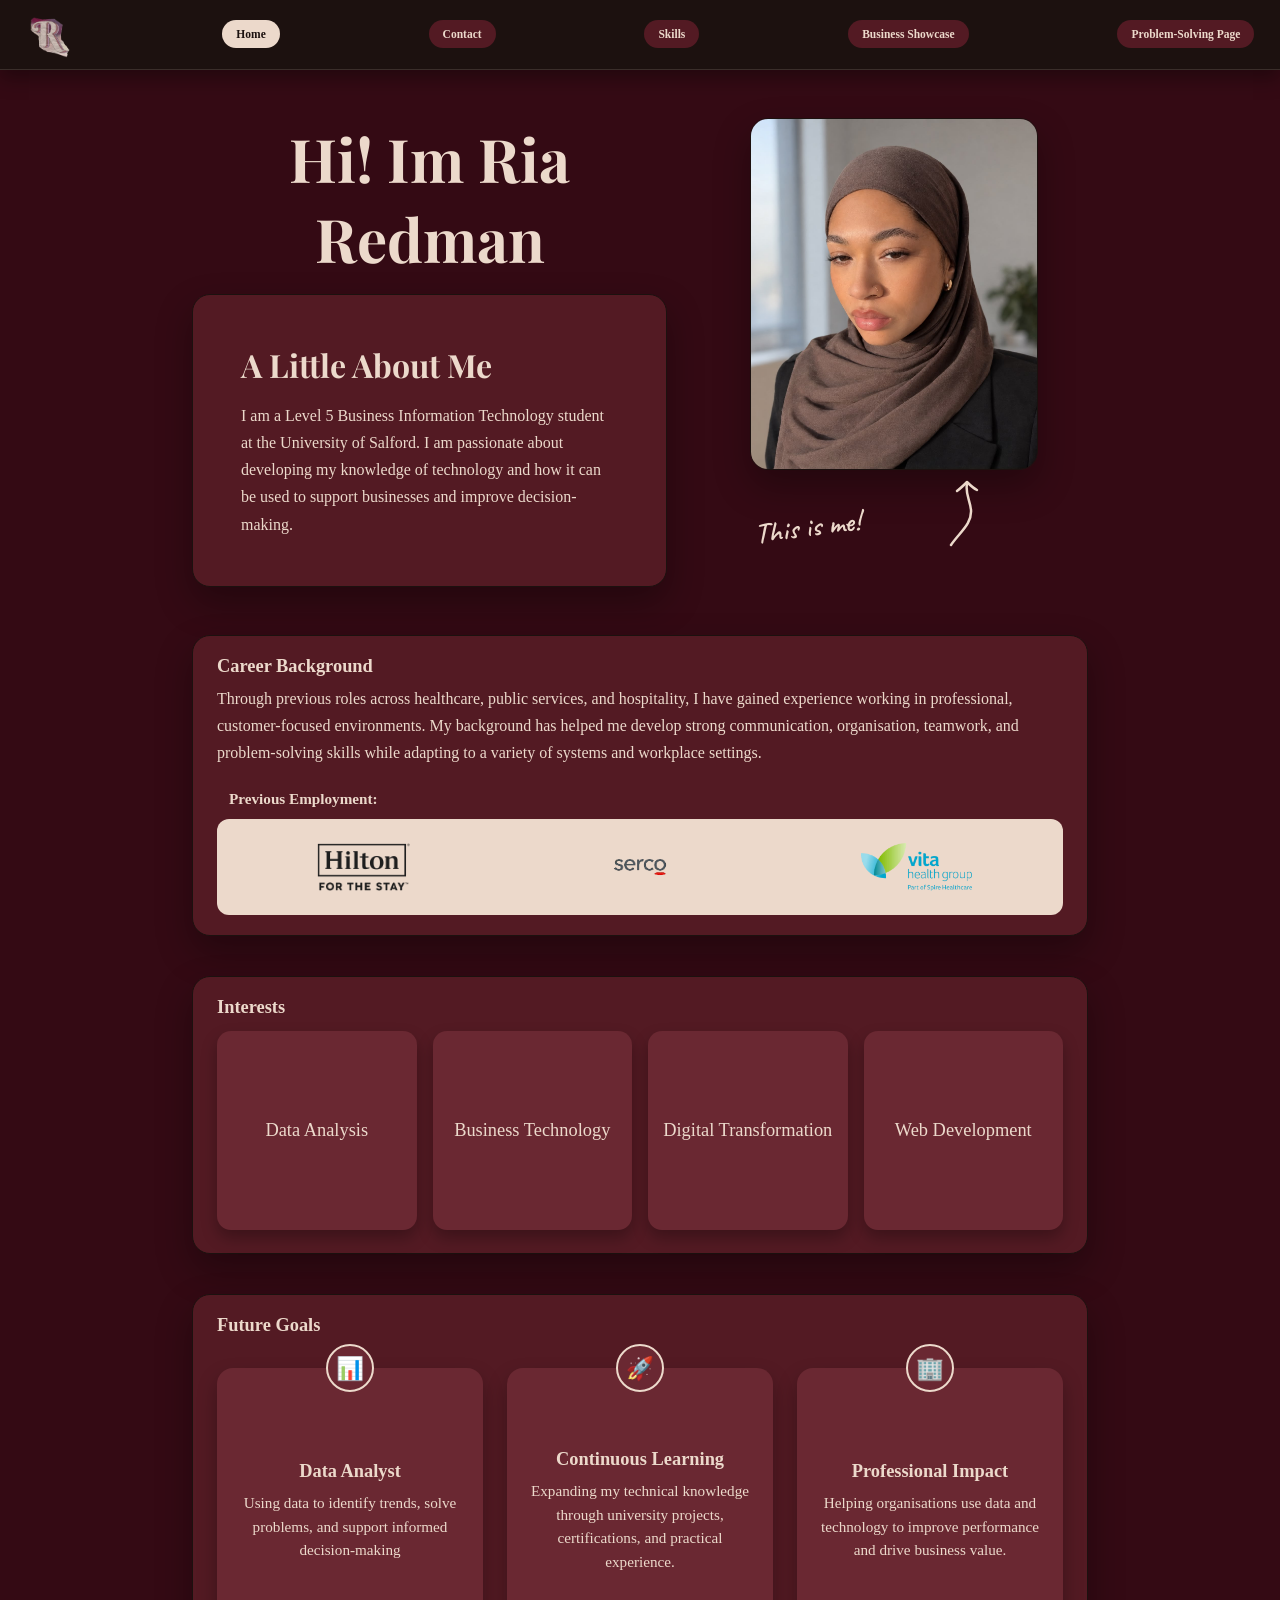
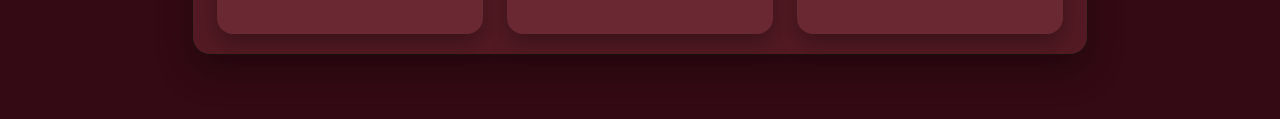
<file: index.html>
<!DOCTYPE html>
<html lang="en">
<head>
	<meta charset="UTF-8">
	<meta name="viewport" content="width=device-width, initial-scale=1.0">
	<title>Home</title>
	<link rel="stylesheet" href="navigation.css">
	<link rel="stylesheet" href="back-to-top.css">
	<link rel="preconnect" href="https://fonts.googleapis.com">
	<link rel="preconnect" href="https://fonts.gstatic.com" crossorigin>
	<link href="https://fonts.googleapis.com/css2?family=Caveat:wght@500;600&family=Playfair+Display:wght@600;700&display=swap" rel="stylesheet">
	<style>
		* {
			box-sizing: border-box;
		}

		body {
			min-height: 100vh;
			margin: 0;
			background: #340A14;
			color: #ECD9CB;
			font-family: Georgia, serif;
		}

		.home-main {
			width: min(100% - 2rem, 56rem);
			margin: 3rem auto 4rem;
		}

		.home-title {
			margin: 0 0 1rem;
			color: #ECD9CB;
			font-family: "Playfair Display", Georgia, serif;
			font-size: 3.75rem;
			text-align: center;
		}

		.intro-row {
			display: grid;
			grid-template-columns: minmax(0, 1.1fr) minmax(15rem, 0.9fr);
			align-items: start;
			gap: 2rem;
		}

		.about-card {
			padding: 3rem;
			border: 1px solid #1C110F;
			border-radius: 18px;
			background: #531A23;
			color: #ECD9CB;
			box-shadow: 0 16px 36px rgb(0 0 0 / 32%);
		}

		.about-card h2 {
			margin: 0;
			font-family: "Playfair Display", Georgia, serif;
			font-size: 2rem;
		}

		.about-card p {
			margin: 1rem 0 0;
			line-height: 1.7;
		}

		.headshot {
			width: min(100%, 18rem);
			max-width: 18rem;
			max-height: 22rem;
			aspect-ratio: 4 / 5;
			border: 1px solid #1C110F;
			border-radius: 18px;
			object-fit: cover;
			box-shadow: 0 16px 36px rgb(0 0 0 / 32%);
		}

		.headshot-wrap {
			display: flex;
			flex-direction: column;
			align-items: center;
		}

		.headshot-note {
			position: relative;
			width: min(100%, 18rem);
			height: 5rem;
			color: #ECD9CB;
		}

		.headshot-note span {
			position: absolute;
			bottom: 0.25rem;
			left: 0.25rem;
			font-family: "Caveat", cursive;
			font-size: 1.8rem;
			font-weight: 600;
			transform: rotate(-7deg);
		}

		.headshot-note svg {
			position: absolute;
			right: 2rem;
			bottom: 0;
			width: 5rem;
			height: 4.5rem;
			overflow: visible;
		}

		.headshot-note path {
			fill: none;
			stroke: currentColor;
			stroke-linecap: round;
			stroke-linejoin: round;
			stroke-width: 2.5;
		}

		.topics-card {
			margin-top: 3rem;
		}

		.about-sections {
			display: grid;
			grid-template-columns: 1fr;
			gap: 2.5rem;
		}

		.about-section {
			padding: 1.25rem 1.5rem;
			border: 1px solid #1C110F;
			border-radius: 18px;
			background: #531A23;
			box-shadow: 0 16px 36px rgb(0 0 0 / 32%);
		}

		.about-section h2 {
			margin: 0 0 0.5rem;
			color: #ECD9CB;
			font-size: 1.15rem;
		}

		.about-section p {
			margin: 0;
			line-height: 1.7;
		}

		.interest-cards {
			display: grid;
			grid-template-columns: repeat(4, minmax(0, 1fr));
			gap: 1rem;
			margin-top: 1rem;
		}

		.interest-card {
			display: grid;
			place-items: center;
			aspect-ratio: 1;
			padding: 0.75rem;
			border-radius: 14px;
			background: #6a2832;
			color: #ECD9CB;
			text-align: center;
			font-size: 1.15rem;
			box-shadow: 0 8px 16px rgb(0 0 0 / 28%);
			transform: translateY(-3px);
		}

		.goals-cards {
			display: grid;
			grid-template-columns: repeat(3, minmax(0, 1fr));
			gap: 1.5rem;
			margin-top: 2rem;
		}

		.goals-card {
			position: relative;
			display: flex;
			min-width: 0;
			aspect-ratio: 1;
			flex-direction: column;
			align-items: center;
			justify-content: center;
			padding: 2.5rem 1.25rem 1.25rem;
			border-radius: 16px;
			background: #6a2832;
			color: #ECD9CB;
			text-align: center;
			box-shadow: 0 10px 20px rgb(0 0 0 / 28%);
			transition: transform 180ms ease, box-shadow 180ms ease;
		}

		.goals-card:hover {
			z-index: 1;
			transform: scale(1.035);
			box-shadow: 0 14px 26px rgb(0 0 0 / 36%);
		}

		.goals-card-icon {
			position: absolute;
			top: -1.5rem;
			left: 50%;
			display: grid;
			width: 3rem;
			height: 3rem;
			place-items: center;
			border: 2px solid #ECD9CB;
			border-radius: 50%;
			background: #6a2832;
			font-size: 1.4rem;
			transform: translateX(-50%);
		}

		.goals-card h3 {
			margin: 0 0 0.6rem;
			font-size: 1.15rem;
		}

		.goals-card p {
			font-size: 0.95rem;
			line-height: 1.55;
		}

		@media (prefers-reduced-motion: reduce) {
			.goals-card {
				transition: none;
			}
		}

		.career-logos-wrapper {
			margin-top: 1.5rem;
		}

		.career-logos-title {
			margin: 0 0 0.65rem 0.75rem;
			color: #ECD9CB;
			font-size: 0.95rem;
			font-weight: 600;
		}

		.career-logos {
			display: grid;
			grid-template-columns: repeat(3, minmax(0, 1fr));
			align-items: center;
			gap: 1rem;
			padding: 0.5rem 1rem;
			border-radius: 12px;
			background: #ECD9CB;
		}

		.career-logos img {
			width: 100%;
			height: 3rem;
			object-fit: contain;
		}

		.career-logos .serco-logo {
			height: 5rem;
		}

		@media (max-width: 600px) {
			.home-main {
				margin-top: 2rem;
			}

			.home-title {
				font-size: 2.3rem;
			}

			.about-card {
				padding: 2rem 1.25rem;
			}

			.intro-row {
				grid-template-columns: 1fr;
				gap: 1.5rem;
			}

			.headshot {
				max-width: 16rem;
			}

			.topics-card {
				margin-top: 2rem;
			}

			.about-sections {
				grid-template-columns: 1fr;
			}

			.about-section {
				padding: 1rem;
			}

			.interest-cards {
				grid-template-columns: repeat(2, minmax(0, 1fr));
			}

			.goals-cards {
				grid-template-columns: 1fr;
				gap: 2rem;
				margin: 2rem 0 0.5rem;
			}

			.goals-card {
				aspect-ratio: auto;
				min-height: 13rem;
			}

		}
	</style>
</head>
<body>
	<nav class="site-nav" aria-label="Main navigation">
		<a class="site-nav__brand" href="index.html" aria-label="Home"><img src="images/logo.png" alt="Ria Redman logo"></a>
		<a class="site-nav__link" href="index.html" aria-current="page">Home</a>
		<a class="site-nav__link" href="contact.html">Contact</a>
		<a class="site-nav__link" href="skills.html">Skills</a>
		<a class="site-nav__link" href="businessshowcase.html">Business Showcase</a>
		<a class="site-nav__link" href="problemsolving.html">Problem-Solving Page</a>
	</nav>
	<main class="home-main">
		<section class="intro-row" aria-label="Introduction and photo">
			<div>
				<h1 class="home-title">Hi! Im Ria Redman</h1>
				<article class="about-card" aria-labelledby="about-title">
					<h2 id="about-title">A Little About Me</h2>
					<p>I am a Level 5 Business Information Technology student at the University of Salford. I am passionate about developing my knowledge of technology and how it can be used to support businesses and improve decision-making.</p>
				</article>
			</div>
			<div class="headshot-wrap">
				<img class="headshot" src="images/headshot.jpeg" alt="Portrait photo">
				<div class="headshot-note">
					<span>This is me!</span>
					<svg viewBox="0 0 80 72" aria-hidden="true">
						<path d="M25 67 C34 54 46 46 45 32 C44 22 39 15 41 6"></path>
						<path d="M31 13 C35 10 38 7 41 4 C44 7 47 10 51 12"></path>
					</svg>
				</div>
			</div>
		</section>
		<section class="topics-card" aria-label="About me sections">
			<div class="about-sections">
				<section class="about-section">
					<h2>Career Background</h2>
					<p>Through previous roles across healthcare, public services, and hospitality, I have gained experience working in professional, customer-focused environments. My background has helped me develop strong communication, organisation, teamwork, and problem-solving skills while adapting to a variety of systems and workplace settings.</p>
					<div class="career-logos-wrapper">
						<h3 class="career-logos-title">Previous Employment:</h3>
						<div class="career-logos" role="group" aria-label="Organizations where I have worked">
							<img src="images/Hilton.png" alt="Hilton">
							<img class="serco-logo" src="images/Serco.png" alt="Serco">
							<img src="images/Vitahealthgroup.png" alt="Vita Health Group">
						</div>
					</div>
				</section>
				<section class="about-section">
					<h2>Interests</h2>
					<div class="interest-cards">
						<div class="interest-card">Data Analysis</div>
						<div class="interest-card">Business Technology</div>
						<div class="interest-card">Digital Transformation</div>
						<div class="interest-card">Web Development</div>
					</div>
				</section>
				<section class="about-section">
					<h2>Future Goals</h2>
					<div class="goals-cards">
						<article class="goals-card">
							<span class="goals-card-icon" role="img" aria-label="Chart">📊</span>
							<h3>Data Analyst</h3>
							<p>Using data to identify trends, solve problems, and support informed decision-making</p>
						</article>
						<article class="goals-card">
							<span class="goals-card-icon" role="img" aria-label="Rocket">🚀</span>
							<h3>Continuous Learning</h3>
							<p>Expanding my technical knowledge through university projects, certifications, and practical experience.</p>
						</article>
						<article class="goals-card">
							<span class="goals-card-icon" role="img" aria-label="Office building">🏢</span>
							<h3>Professional Impact</h3>
							<p>Helping organisations use data and technology to improve performance and drive business value.</p>
						</article>
					</div>
				</section>
			</div>
		</section>
	</main>
	<button class="back-to-top" type="button" aria-label="Back to top" title="Back to top">
		<svg viewBox="0 0 24 24" aria-hidden="true">
			<path d="M12 19V5M6 11l6-6 6 6"></path>
		</svg>
	</button>
	<script src="back-to-top.js"></script>
</body>
</html>
</file>
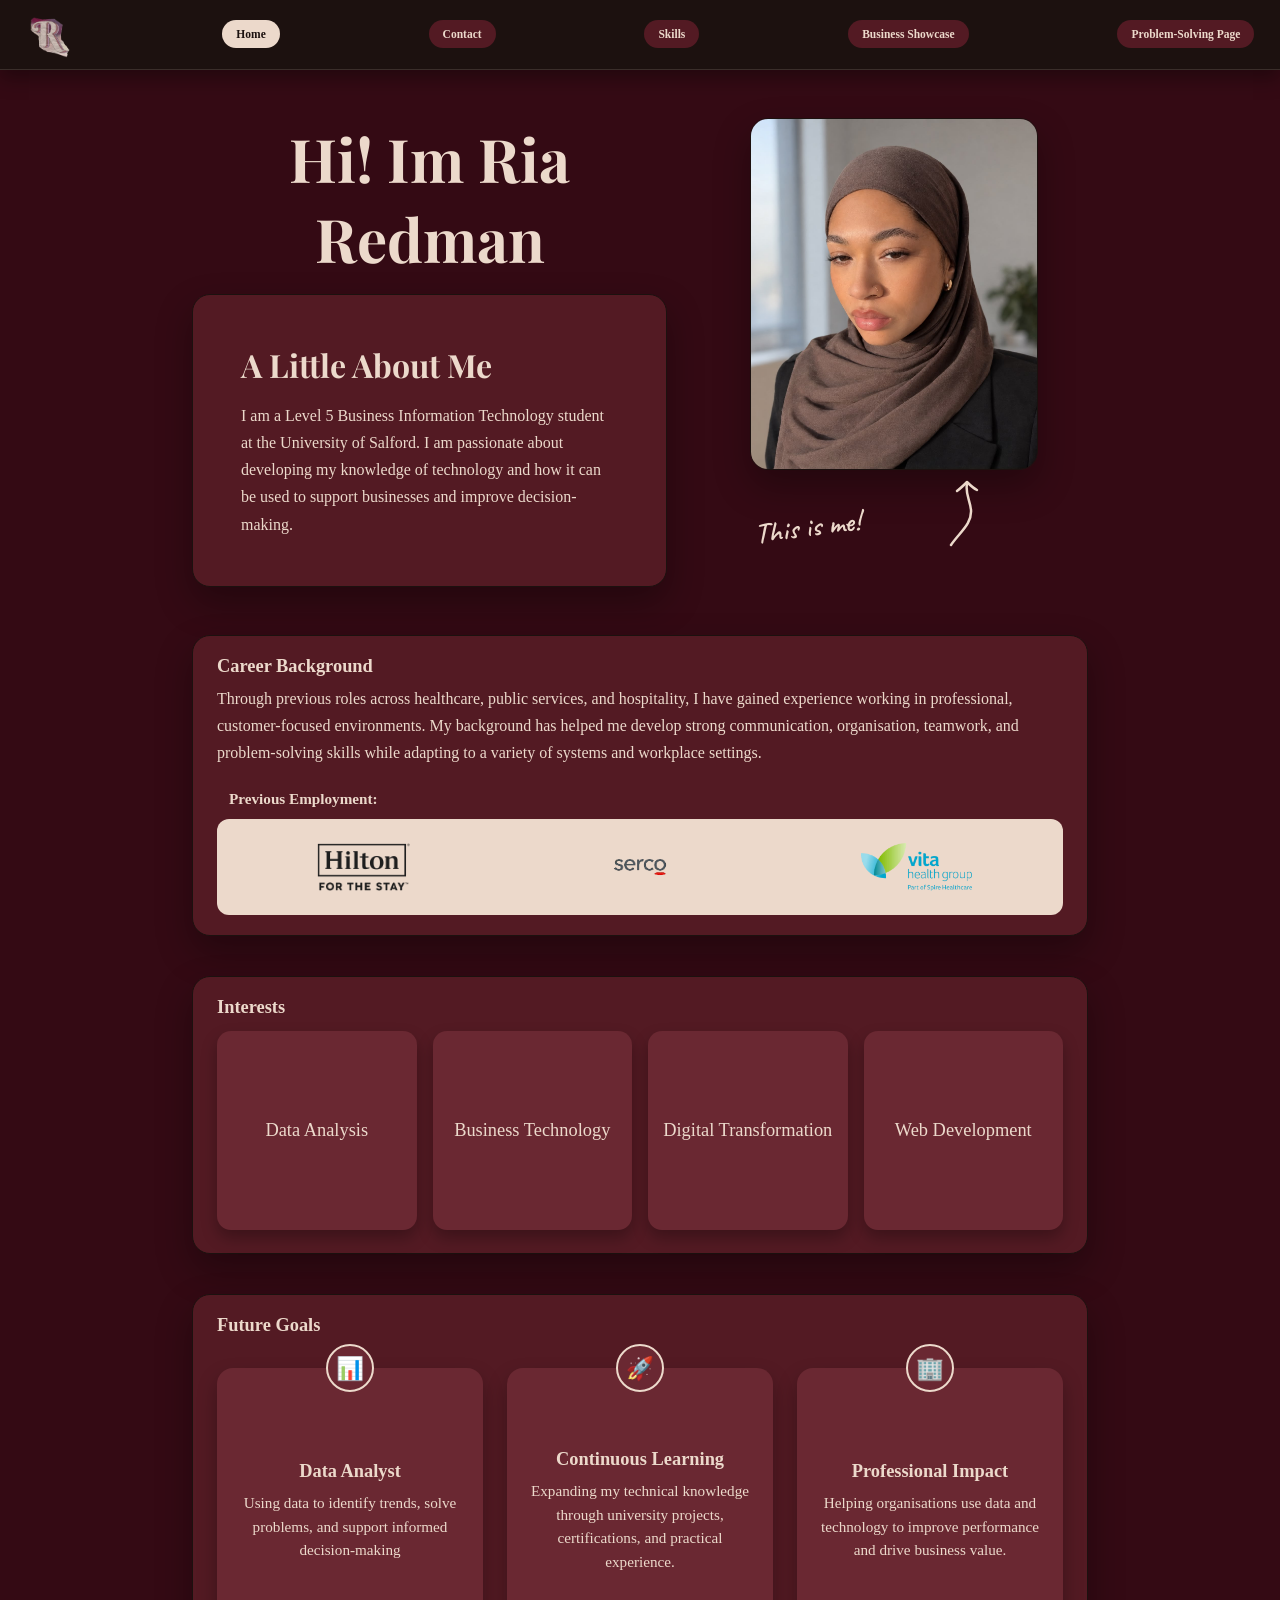
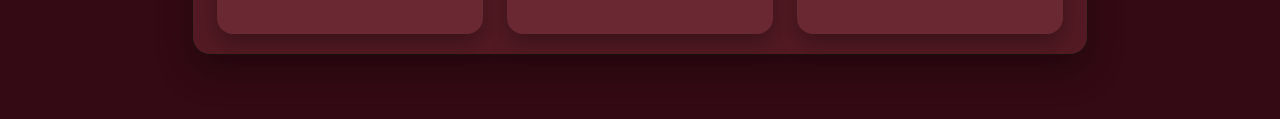
<file: Index.HTML>
<!DOCTYPE html>
<html lang="en">
<head>
	<meta charset="UTF-8">
	<meta name="viewport" content="width=device-width, initial-scale=1.0">
	<title>Home</title>
	<link rel="stylesheet" href="navigation.css">
	<link rel="stylesheet" href="back-to-top.css">
	<link rel="preconnect" href="https://fonts.googleapis.com">
	<link rel="preconnect" href="https://fonts.gstatic.com" crossorigin>
	<link href="https://fonts.googleapis.com/css2?family=Caveat:wght@500;600&family=Playfair+Display:wght@600;700&display=swap" rel="stylesheet">
	<style>
		* {
			box-sizing: border-box;
		}

		body {
			min-height: 100vh;
			margin: 0;
			background: #340A14;
			color: #ECD9CB;
			font-family: Georgia, serif;
		}

		.home-main {
			width: min(100% - 2rem, 56rem);
			margin: 3rem auto 4rem;
		}

		.home-title {
			margin: 0 0 1rem;
			color: #ECD9CB;
			font-family: "Playfair Display", Georgia, serif;
			font-size: 3.75rem;
			text-align: center;
		}

		.intro-row {
			display: grid;
			grid-template-columns: minmax(0, 1.1fr) minmax(15rem, 0.9fr);
			align-items: start;
			gap: 2rem;
		}

		.about-card {
			padding: 3rem;
			border: 1px solid #1C110F;
			border-radius: 18px;
			background: #531A23;
			color: #ECD9CB;
			box-shadow: 0 16px 36px rgb(0 0 0 / 32%);
		}

		.about-card h2 {
			margin: 0;
			font-family: "Playfair Display", Georgia, serif;
			font-size: 2rem;
		}

		.about-card p {
			margin: 1rem 0 0;
			line-height: 1.7;
		}

		.headshot {
			width: min(100%, 18rem);
			max-width: 18rem;
			max-height: 22rem;
			aspect-ratio: 4 / 5;
			border: 1px solid #1C110F;
			border-radius: 18px;
			object-fit: cover;
			box-shadow: 0 16px 36px rgb(0 0 0 / 32%);
		}

		.headshot-wrap {
			display: flex;
			flex-direction: column;
			align-items: center;
		}

		.headshot-note {
			position: relative;
			width: min(100%, 18rem);
			height: 5rem;
			color: #ECD9CB;
		}

		.headshot-note span {
			position: absolute;
			bottom: 0.25rem;
			left: 0.25rem;
			font-family: "Caveat", cursive;
			font-size: 1.8rem;
			font-weight: 600;
			transform: rotate(-7deg);
		}

		.headshot-note svg {
			position: absolute;
			right: 2rem;
			bottom: 0;
			width: 5rem;
			height: 4.5rem;
			overflow: visible;
		}

		.headshot-note path {
			fill: none;
			stroke: currentColor;
			stroke-linecap: round;
			stroke-linejoin: round;
			stroke-width: 2.5;
		}

		.topics-card {
			margin-top: 3rem;
		}

		.about-sections {
			display: grid;
			grid-template-columns: 1fr;
			gap: 2.5rem;
		}

		.about-section {
			padding: 1.25rem 1.5rem;
			border: 1px solid #1C110F;
			border-radius: 18px;
			background: #531A23;
			box-shadow: 0 16px 36px rgb(0 0 0 / 32%);
		}

		.about-section h2 {
			margin: 0 0 0.5rem;
			color: #ECD9CB;
			font-size: 1.15rem;
		}

		.about-section p {
			margin: 0;
			line-height: 1.7;
		}

		.interest-cards {
			display: grid;
			grid-template-columns: repeat(4, minmax(0, 1fr));
			gap: 1rem;
			margin-top: 1rem;
		}

		.interest-card {
			display: grid;
			place-items: center;
			aspect-ratio: 1;
			padding: 0.75rem;
			border-radius: 14px;
			background: #6a2832;
			color: #ECD9CB;
			text-align: center;
			font-size: 1.15rem;
			box-shadow: 0 8px 16px rgb(0 0 0 / 28%);
			transform: translateY(-3px);
		}

		.goals-cards {
			display: grid;
			grid-template-columns: repeat(3, minmax(0, 1fr));
			gap: 1.5rem;
			margin-top: 2rem;
		}

		.goals-card {
			position: relative;
			display: flex;
			min-width: 0;
			aspect-ratio: 1;
			flex-direction: column;
			align-items: center;
			justify-content: center;
			padding: 2.5rem 1.25rem 1.25rem;
			border-radius: 16px;
			background: #6a2832;
			color: #ECD9CB;
			text-align: center;
			box-shadow: 0 10px 20px rgb(0 0 0 / 28%);
			transition: transform 180ms ease, box-shadow 180ms ease;
		}

		.goals-card:hover {
			z-index: 1;
			transform: scale(1.035);
			box-shadow: 0 14px 26px rgb(0 0 0 / 36%);
		}

		.goals-card-icon {
			position: absolute;
			top: -1.5rem;
			left: 50%;
			display: grid;
			width: 3rem;
			height: 3rem;
			place-items: center;
			border: 2px solid #ECD9CB;
			border-radius: 50%;
			background: #6a2832;
			font-size: 1.4rem;
			transform: translateX(-50%);
		}

		.goals-card h3 {
			margin: 0 0 0.6rem;
			font-size: 1.15rem;
		}

		.goals-card p {
			font-size: 0.95rem;
			line-height: 1.55;
		}

		@media (prefers-reduced-motion: reduce) {
			.goals-card {
				transition: none;
			}
		}

		.career-logos-wrapper {
			margin-top: 1.5rem;
		}

		.career-logos-title {
			margin: 0 0 0.65rem 0.75rem;
			color: #ECD9CB;
			font-size: 0.95rem;
			font-weight: 600;
		}

		.career-logos {
			display: grid;
			grid-template-columns: repeat(3, minmax(0, 1fr));
			align-items: center;
			gap: 1rem;
			padding: 0.5rem 1rem;
			border-radius: 12px;
			background: #ECD9CB;
		}

		.career-logos img {
			width: 100%;
			height: 3rem;
			object-fit: contain;
		}

		.career-logos .serco-logo {
			height: 5rem;
		}

		@media (max-width: 600px) {
			.home-main {
				margin-top: 2rem;
			}

			.home-title {
				font-size: 2.3rem;
			}

			.about-card {
				padding: 2rem 1.25rem;
			}

			.intro-row {
				grid-template-columns: 1fr;
				gap: 1.5rem;
			}

			.headshot {
				max-width: 16rem;
			}

			.topics-card {
				margin-top: 2rem;
			}

			.about-sections {
				grid-template-columns: 1fr;
			}

			.about-section {
				padding: 1rem;
			}

			.interest-cards {
				grid-template-columns: repeat(2, minmax(0, 1fr));
			}

			.goals-cards {
				grid-template-columns: 1fr;
				gap: 2rem;
				margin: 2rem 0 0.5rem;
			}

			.goals-card {
				aspect-ratio: auto;
				min-height: 13rem;
			}

		}
	</style>
</head>
<body>
	<nav class="site-nav" aria-label="Main navigation">
		<a class="site-nav__brand" href="Index.HTML" aria-label="Home"><img src="images/logo.png" alt="Ria Redman logo"></a>
		<a class="site-nav__link" href="Index.HTML" aria-current="page">Home</a>
		<a class="site-nav__link" href="Contact.HTML">Contact</a>
		<a class="site-nav__link" href="Skills.HTML">Skills</a>
		<a class="site-nav__link" href="Business%20Showcase.HTML">Business Showcase</a>
		<a class="site-nav__link" href="Problem%20Solving.HTML">Problem-Solving Page</a>
	</nav>
	<main class="home-main">
		<section class="intro-row" aria-label="Introduction and photo">
			<div>
				<h1 class="home-title">Hi! Im Ria Redman</h1>
				<article class="about-card" aria-labelledby="about-title">
					<h2 id="about-title">A Little About Me</h2>
					<p>I am a Level 5 Business Information Technology student at the University of Salford. I am passionate about developing my knowledge of technology and how it can be used to support businesses and improve decision-making.</p>
				</article>
			</div>
			<div class="headshot-wrap">
				<img class="headshot" src="images/headshot.jpeg" alt="Portrait photo">
				<div class="headshot-note">
					<span>This is me!</span>
					<svg viewBox="0 0 80 72" aria-hidden="true">
						<path d="M25 67 C34 54 46 46 45 32 C44 22 39 15 41 6"></path>
						<path d="M31 13 C35 10 38 7 41 4 C44 7 47 10 51 12"></path>
					</svg>
				</div>
			</div>
		</section>
		<section class="topics-card" aria-label="About me sections">
			<div class="about-sections">
				<section class="about-section">
					<h2>Career Background</h2>
					<p>Through previous roles across healthcare, public services, and hospitality, I have gained experience working in professional, customer-focused environments. My background has helped me develop strong communication, organisation, teamwork, and problem-solving skills while adapting to a variety of systems and workplace settings.</p>
					<div class="career-logos-wrapper">
						<h3 class="career-logos-title">Previous Employment:</h3>
						<div class="career-logos" role="group" aria-label="Organizations where I have worked">
							<img src="images/Hilton.png" alt="Hilton">
							<img class="serco-logo" src="images/Serco.png" alt="Serco">
							<img src="images/Vitahealthgroup.png" alt="Vita Health Group">
						</div>
					</div>
				</section>
				<section class="about-section">
					<h2>Interests</h2>
					<div class="interest-cards">
						<div class="interest-card">Data Analysis</div>
						<div class="interest-card">Business Technology</div>
						<div class="interest-card">Digital Transformation</div>
						<div class="interest-card">Web Development</div>
					</div>
				</section>
				<section class="about-section">
					<h2>Future Goals</h2>
					<div class="goals-cards">
						<article class="goals-card">
							<span class="goals-card-icon" role="img" aria-label="Chart">📊</span>
							<h3>Data Analyst</h3>
							<p>Using data to identify trends, solve problems, and support informed decision-making</p>
						</article>
						<article class="goals-card">
							<span class="goals-card-icon" role="img" aria-label="Rocket">🚀</span>
							<h3>Continuous Learning</h3>
							<p>Expanding my technical knowledge through university projects, certifications, and practical experience.</p>
						</article>
						<article class="goals-card">
							<span class="goals-card-icon" role="img" aria-label="Office building">🏢</span>
							<h3>Professional Impact</h3>
							<p>Helping organisations use data and technology to improve performance and drive business value.</p>
						</article>
					</div>
				</section>
			</div>
		</section>
	</main>
	<button class="back-to-top" type="button" aria-label="Back to top" title="Back to top">
		<svg viewBox="0 0 24 24" aria-hidden="true">
			<path d="M12 19V5M6 11l6-6 6 6"></path>
		</svg>
	</button>
	<script src="back-to-top.js"></script>
</body>
</html>
</file>
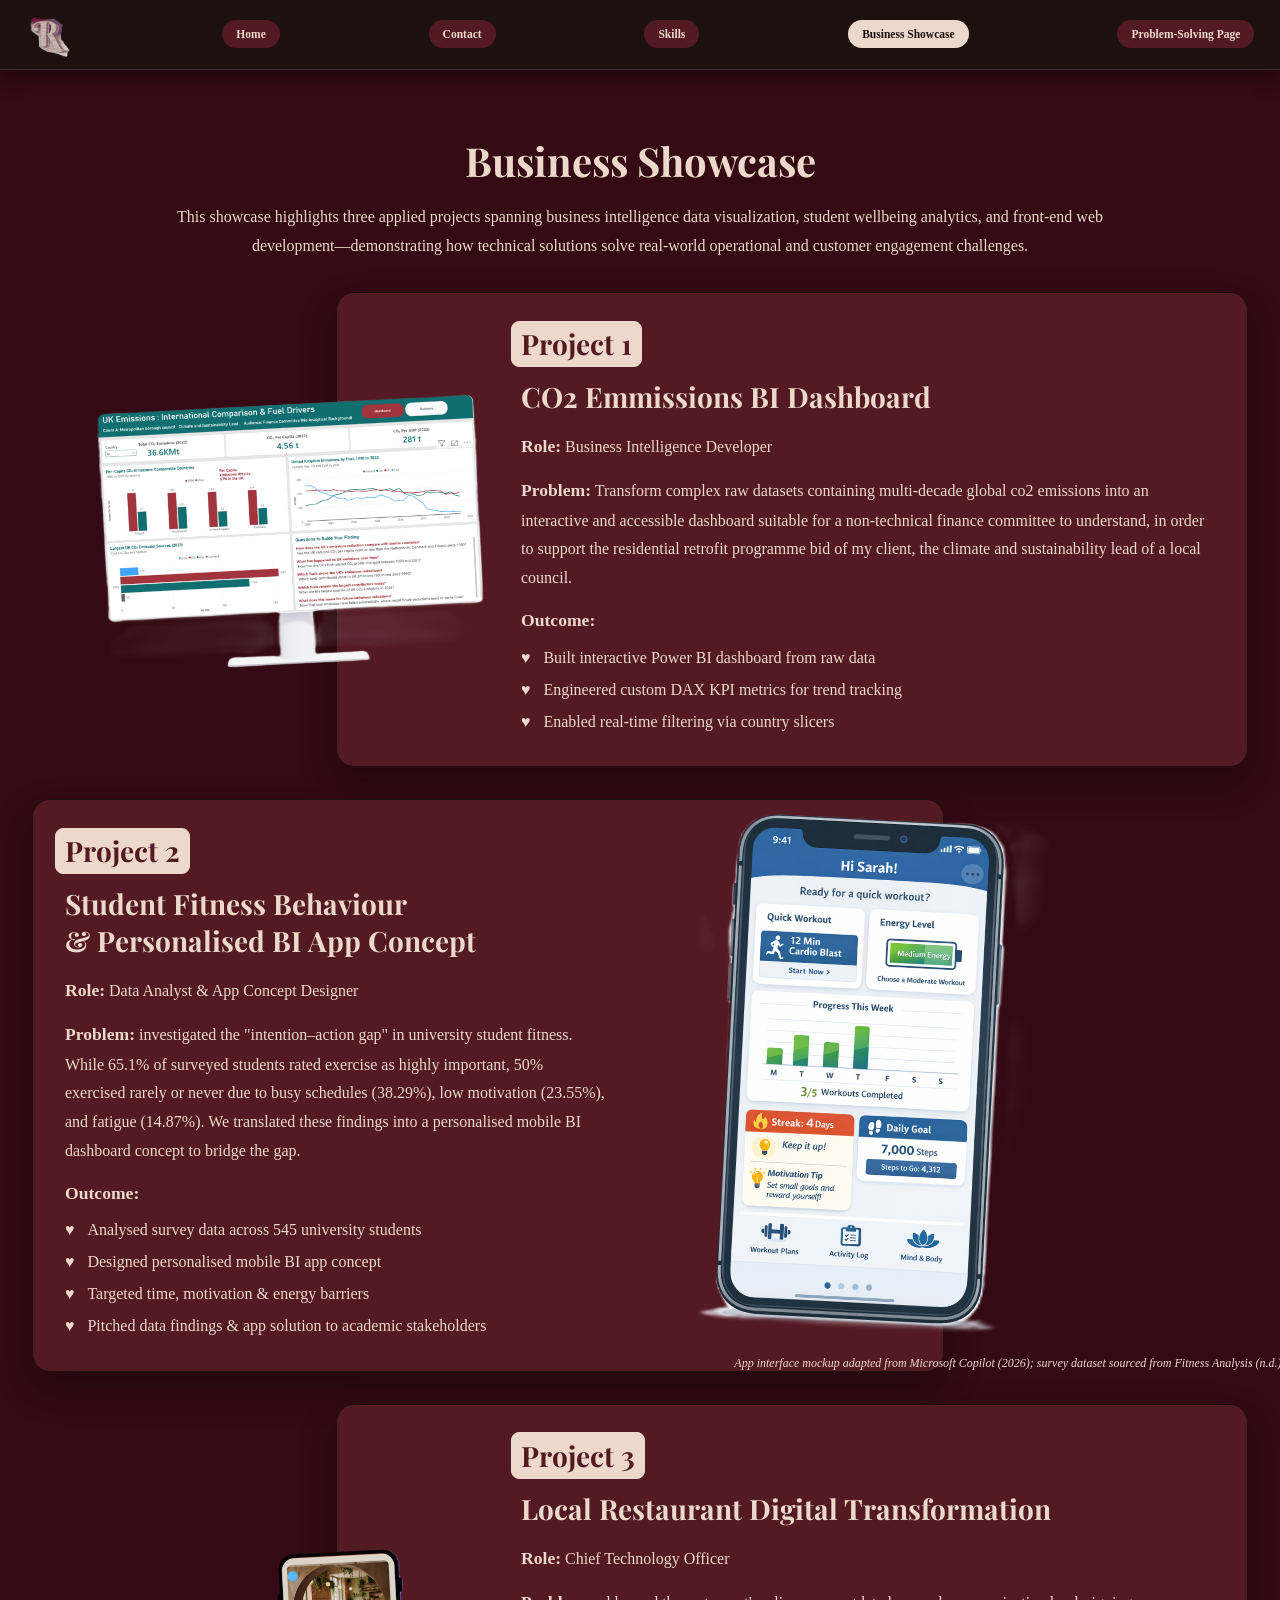
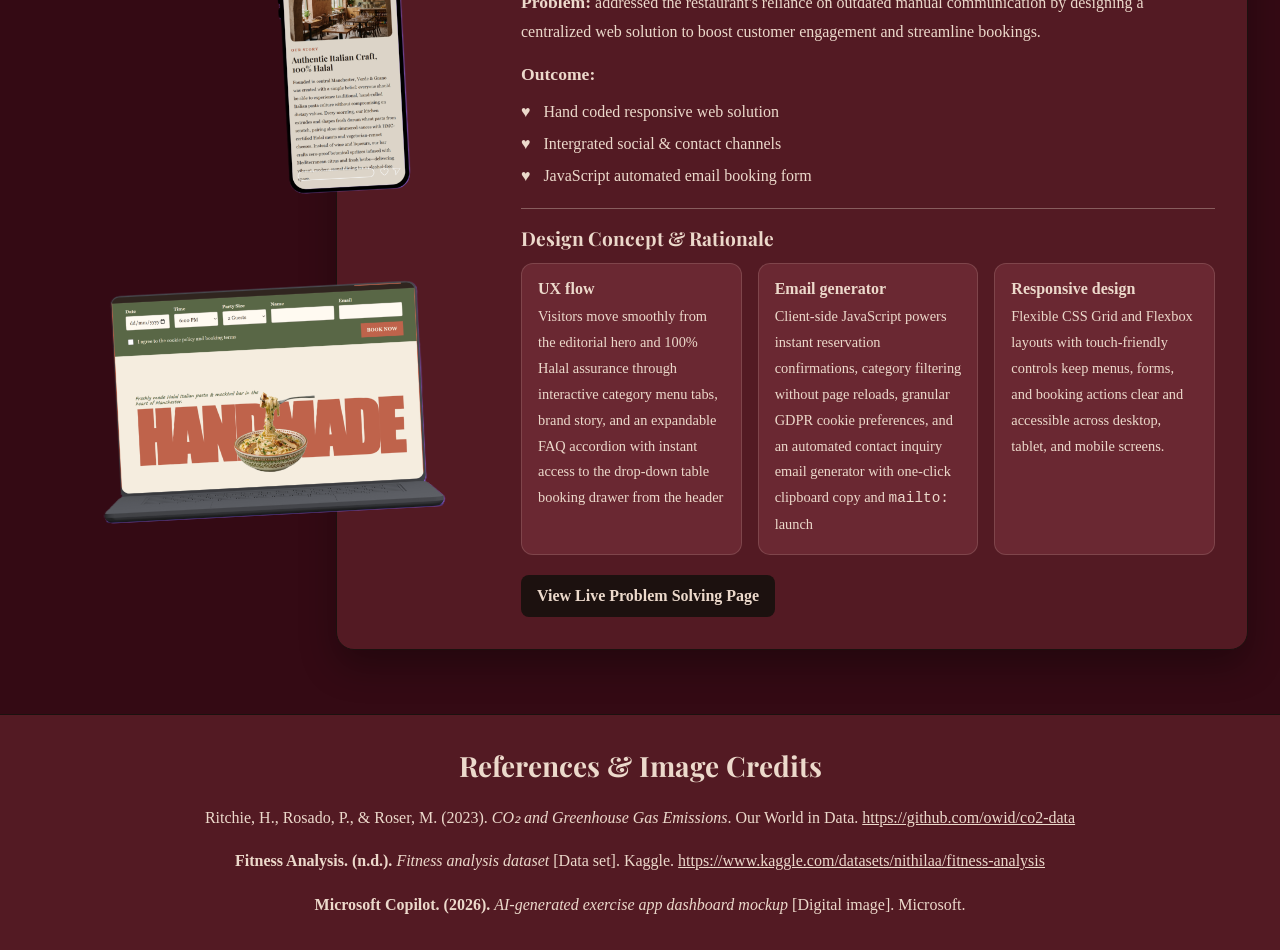
<file: Business Showcase.HTML>
<!DOCTYPE html>
<html lang="en">
<head>
    <meta charset="UTF-8">
    <meta name="viewport" content="width=device-width, initial-scale=1.0">
    <title>Business Showcase</title>
    <link rel="preconnect" href="https://fonts.googleapis.com">
    <link rel="preconnect" href="https://fonts.gstatic.com" crossorigin>
    <link href="https://fonts.googleapis.com/css2?family=Playfair+Display:wght@600;700&display=swap" rel="stylesheet">
    <link rel="stylesheet" href="navigation.css">
    <link rel="stylesheet" href="back-to-top.css">
    <style>
        * {
            box-sizing: border-box;
        }

        body {
            min-height: 100vh;
            margin: 0;
            color: #ECD9CB;
            font-family: Georgia, serif;
        }

        h1,
        h2 {
            color: #ECD9CB;
            font-family: "Playfair Display", Georgia, serif;
        }

        h1 {
            margin: 0;
            padding: 2rem 1.5rem 0;
            font-size: 2.5rem;
            text-align: center;
        }

        .showcase-intro {
            max-width: 62rem;
            margin: -1rem auto 0;
            text-align: center;
            line-height: 1.8;
        }

        .references-card {
            width: 100%;
            padding: 2rem 1rem;
            border-top: 1px solid #1C110F;
            border-bottom: 1px solid #1C110F;
            background: #531A23;
            text-align: center;
        }

        .references-card h2 {
            margin: 0 0 1.25rem;
            font-size: 1.75rem;
        }

        .references-card__list {
            display: grid;
            width: min(100%, 76rem);
            gap: 1rem;
            margin: 0 auto;
            padding: 0;
            list-style: none;
        }

        .references-card__list li {
            line-height: 1.7;
            overflow-wrap: anywhere;
        }

        .references-card a {
            color: #ECD9CB;
        }

        main {
            display: grid;
            width: min(100% - 2rem, 76rem);
            gap: 2rem;
            margin: 2rem auto 4rem;
        }

        .case-study {
            display: grid;
            grid-template-columns: repeat(2, minmax(0, 1fr));
            align-items: center;
            min-height: 18rem;
            padding: 2rem;
            border: 1px solid #1C110F;
            border-radius: 18px;
            background: #531A23;
            box-shadow: 0 16px 36px rgb(0 0 0 / 32%);
        }

        .case-study__visual {
            position: relative;
            z-index: 1;
            display: grid;
            min-width: 0;
            place-items: center;
        }

        .case-study__image {
            display: block;
            width: 100%;
            max-height: 19rem;
            object-fit: contain;
        }

        .computer-preview {
            position: relative;
            display: block;
            width: calc(100% + 2rem);
            margin-right: -2rem;
            transform: rotate(-3deg);
            transform-origin: center;
            transition: transform 300ms ease;
        }

        .computer-preview__dashboard {
            position: absolute;
            inset: 0;
            opacity: 0;
            transition: opacity 300ms ease;
        }

        .computer-preview:hover,
        .computer-preview:focus-visible {
            transform: rotate(0deg) scale(1.12);
        }

        .computer-preview--no-zoom:hover,
        .computer-preview--no-zoom:focus-visible {
            transform: rotate(0deg);
        }

        .computer-preview:hover .computer-preview__dashboard,
        .computer-preview:focus-visible .computer-preview__dashboard {
            opacity: 1;
        }

        .computer-preview:hover .computer-preview__computer,
        .computer-preview:focus-visible .computer-preview__computer {
            opacity: 0;
        }

        .computer-preview__computer {
            transition: opacity 300ms ease;
        }

        .case-study--restaurant .computer-preview {
            display: grid;
            gap: 0.75rem;
        }

        .case-study--restaurant .case-study__image--laptop {
            transform: translateY(0.75rem);
        }

        @media (prefers-reduced-motion: reduce) {
            .computer-preview,
            .computer-preview__computer,
            .computer-preview__dashboard {
                transition: none;
            }
        }

        .case-study__content {
            position: relative;
            z-index: 2;
            padding: 1rem;
        }

        .case-study__content h2,
        .case-study__content h3 {
            margin: 0 0 1rem;
            font-size: 1.75rem;
            font-family: "Playfair Display", Georgia, serif;
        }

        .case-study__content > h2 {
            position: relative;
            z-index: 0;
            width: fit-content;
            isolation: isolate;
            color: #531A23;
        }

        .case-study__content > h2::before {
            position: absolute;
            z-index: -1;
            inset: -0.3rem -0.65rem;
            border: 1px solid #ECD9CB;
            border-radius: 8px;
            background: #ECD9CB;
            content: "";
        }

        .case-study__content p {
            margin: 0;
            line-height: 1.8;
        }

        .case-study__details p + p {
            margin-top: 0.75rem;
        }

        .case-study__details strong {
            font-size: 1.1rem;
        }

        .case-study__outcomes {
            display: grid;
            gap: 0.4rem;
            margin: 0.5rem 0 0;
            padding: 0;
            list-style: none;
        }

        .case-study__outcomes li {
            position: relative;
            padding-left: 1.4rem;
            line-height: 1.6;
        }

        .case-study__outcomes li::before {
            position: absolute;
            left: 0;
            color: #ECD9CB;
            content: "♥";
        }

        .restaurant-rationale {
            margin-top: 1.25rem;
            padding-top: 1rem;
            border-top: 1px solid rgb(236 217 203 / 35%);
        }

        .restaurant-rationale h4 {
            margin: 0;
            color: #ECD9CB;
            font-family: "Playfair Display", Georgia, serif;
            font-size: 1.2rem;
        }

        .restaurant-rationale__grid {
            display: grid;
            grid-template-columns: repeat(3, minmax(0, 1fr));
            gap: 1rem;
            margin-top: 0.75rem;
        }

        .restaurant-rationale__grid > div {
            padding: 1rem;
            border: 1px solid rgb(236 217 203 / 16%);
            border-radius: 12px;
            background: #6a2832;
        }

        .restaurant-rationale__grid h5 {
            margin: 0 0 0.35rem;
            color: #ECD9CB;
            font-size: 1rem;
        }

        .restaurant-rationale__grid p {
            font-size: 0.9rem;
        }

        .case-study__button {
            display: inline-block;
            margin-top: 1.25rem;
            padding: 0.75rem 1rem;
            border-radius: 8px;
            background: #1C110F;
            color: #ECD9CB;
            font-weight: 700;
            text-decoration: none;
            transition: background-color 160ms ease, transform 160ms ease;
        }

        .case-study__button:hover,
        .case-study__button:focus-visible {
            background: #6a2832;
            transform: translateY(-2px);
        }

        .case-study--computer {
            padding: 0;
            border: 0;
            background: transparent;
            box-shadow: none;
        }

        .case-study--computer .case-study__visual {
            z-index: 3;
        }

        .case-study--computer .case-study__content {
            width: 150%;
            padding: 2rem;
            padding-left: calc(25% + 2rem);
            transform: translateX(-33.333%);
            border: 1px solid #1C110F;
            border-radius: 18px;
            background: #531A23;
            box-shadow: 0 16px 36px rgb(0 0 0 / 32%);
        }

        .case-study--phone {
            padding: 0;
            border: 0;
            background: transparent;
            box-shadow: none;
        }

        .case-study--phone .case-study__visual {
            z-index: 3;
            align-self: stretch;
            grid-template-rows: minmax(0, 1fr) auto;
            place-items: stretch;
            grid-column: 2;
            grid-row: 1;
        }

        .case-study--phone .case-study__image {
            width: calc(100% + 4rem);
            height: 100%;
            max-width: none;
            max-height: none;
            margin-right: -4rem;
            object-fit: cover;
            object-position: 10% center;
            transform: translateX(2rem) rotate(3deg);
        }

        .case-study--phone .case-study__caption {
            width: calc(100% + 4rem);
            margin: 0.5rem -4rem 0 0;
            color: #ECD9CB;
            font-size: 0.75rem;
            font-style: italic;
            line-height: 1.4;
            text-align: center;
            transform: translateX(2rem);
        }

        .case-study--phone .case-study__content {
            grid-column: 1;
            grid-row: 1;
            width: 150%;
            padding: 2rem;
            padding-right: calc(50% + 2rem);
            border: 1px solid #1C110F;
            border-radius: 18px;
            background: #531A23;
            box-shadow: 0 16px 36px rgb(0 0 0 / 32%);
        }

        .case-study--reversed .case-study__visual {
            grid-column: 2;
            grid-row: 1;
        }

        .case-study--reversed .case-study__content {
            grid-column: 1;
            grid-row: 1;
        }

        @media (max-width: 600px) {
            .case-study {
                grid-template-columns: 1fr;
                gap: 1rem;
                padding: 1.5rem;
            }

            .restaurant-rationale__grid {
                grid-template-columns: 1fr;
            }

            .case-study__visual,
            .case-study--reversed .case-study__visual {
                grid-column: 1;
                grid-row: 1;
            }

            .case-study__content,
            .case-study--reversed .case-study__content {
                grid-column: 1;
                grid-row: 2;
                padding: 0;
            }

            .case-study--computer .case-study__content {
                width: auto;
                padding: 1rem 0 0;
                transform: none;
                border: 0;
                background: transparent;
                box-shadow: none;
            }

            .case-study--phone .case-study__content {
                grid-column: 1;
                grid-row: 2;
                width: auto;
                padding: 1.5rem;
            }

            .case-study--phone .case-study__visual {
                grid-column: 1;
                grid-row: 1;
                grid-template-rows: auto auto;
            }

            .computer-preview {
                width: min(100%, 22rem);
                margin-right: 0;
            }

            .case-study--phone .case-study__image {
                width: 100%;
                height: auto;
                max-height: 19rem;
                margin-right: 0;
                transform: rotate(3deg);
            }

            .case-study--phone .case-study__caption {
                width: 100%;
                margin: 0.5rem 0 0;
                transform: none;
            }
        }
    </style>
</head>
<body>
    <nav class="site-nav" aria-label="Main navigation">
        <a class="site-nav__brand" href="Index.HTML" aria-label="Home"><img src="images/logo.png" alt="Ria Redman logo"></a>
        <a class="site-nav__link" href="Index.HTML">Home</a>
        <a class="site-nav__link" href="Contact.HTML">Contact</a>
        <a class="site-nav__link" href="Skills.HTML">Skills</a>
        <a class="site-nav__link" href="Business%20Showcase.HTML" aria-current="page">Business Showcase</a>
        <a class="site-nav__link" href="Problem%20Solving.HTML">Problem-Solving Page</a>
    </nav>
    <main>
        <h1>Business Showcase</h1>
        <p class="showcase-intro">This showcase highlights three applied projects spanning business intelligence data visualization, student wellbeing analytics, and front-end web development—demonstrating how technical solutions solve real-world operational and customer engagement challenges.</p>
        <article class="case-study case-study--computer" aria-labelledby="project-one-title">
            <div class="case-study__visual case-study__visual--overlap-right">
                <span class="computer-preview" tabindex="0" role="img" aria-label="Computer preview. Hover or focus to view the Power BI dashboard.">
                    <img class="case-study__image computer-preview__computer" src="images/Computer.png" alt="">
                    <img class="case-study__image computer-preview__dashboard" src="images/dashboard.png" alt="">
                </span>
            </div>
            <div class="case-study__content">
                <h2 id="project-one-title">Project 1</h2>
                <h3>CO2 Emmissions BI Dashboard</h3>
                <div class="case-study__details">
                    <p><strong>Role:</strong> Business Intelligence Developer</p>
                    <p><strong>Problem:</strong> Transform complex raw datasets containing multi-decade global co2 emissions into an interactive and accessible dashboard suitable for a non-technical finance committee to understand, in order to support the residential retrofit programme bid of my client, the climate and sustainability lead of a local council.</p>
                    <p><strong>Outcome:</strong></p>
                    <ul class="case-study__outcomes">
                        <li>Built interactive Power BI dashboard from raw data</li>
                        <li>Engineered custom DAX KPI metrics for trend tracking</li>
                        <li>Enabled real-time filtering via country slicers</li>
                    </ul>
                </div>
            </div>
        </article>
        <article class="case-study case-study--phone" aria-labelledby="project-two-title">
            <div class="case-study__visual">
                <img class="case-study__image" src="images/Phone.png" alt="Smartphone">
                <p class="case-study__caption">App interface mockup adapted from Microsoft Copilot (2026); survey dataset sourced from Fitness Analysis (n.d.)</p>
            </div>
            <div class="case-study__content">
                <h2 id="project-two-title">Project 2</h2>
                <h3>Student Fitness Behaviour<br>&amp; Personalised BI App Concept</h3>
                <div class="case-study__details">
                    <p><strong>Role:</strong> Data Analyst &amp; App Concept Designer</p>
                    <p><strong>Problem:</strong> investigated the &quot;intention–action gap&quot; in university student fitness. While 65.1% of surveyed students rated exercise as highly important, 50% exercised rarely or never due to busy schedules (38.29%), low motivation (23.55%), and fatigue (14.87%). We translated these findings into a personalised mobile BI dashboard concept to bridge the gap.</p>
                    <p><strong>Outcome:</strong></p>
                    <ul class="case-study__outcomes">
                        <li>Analysed survey data across 545 university students</li>
                        <li>Designed personalised mobile BI app concept</li>
                        <li>Targeted time, motivation &amp; energy barriers</li>
                        <li>Pitched data findings &amp; app solution to academic stakeholders</li>
                    </ul>
                </div>
            </div>
        </article>
        <article class="case-study case-study--computer case-study--restaurant" aria-labelledby="project-three-title">
            <div class="case-study__visual case-study__visual--overlap-right">
                <span class="computer-preview computer-preview--no-zoom">
                    <img class="case-study__image case-study__image--phone" src="images/website2.png" alt="Verde &amp; Grano story page displayed on a phone">
                    <img class="case-study__image case-study__image--laptop" src="images/website1.png" alt="Verde &amp; Grano website displayed on a laptop">
                </span>
            </div>
            <div class="case-study__content">
                <h2 id="project-three-title">Project 3</h2>
                <h3>Local Restaurant Digital Transformation</h3>
                <div class="case-study__details">
                    <p><strong>Role:</strong> Chief Technology Officer</p>
                    <p><strong>Problem:</strong> addressed the restaurant&apos;s reliance on outdated manual communication by designing a centralized web solution to boost customer engagement and streamline bookings.</p>
                    <p><strong>Outcome:</strong></p>
                    <ul class="case-study__outcomes">
                        <li>Hand coded responsive web solution</li>
                        <li>Intergrated social &amp; contact channels</li>
                        <li>JavaScript automated email booking form</li>
                    </ul>
                    <section class="restaurant-rationale" aria-labelledby="restaurant-rationale-title">
                        <h4 id="restaurant-rationale-title">Design Concept &amp; Rationale</h4>
                        <div class="restaurant-rationale__grid">
                            <div>
                                <h5>UX flow</h5>
                                <p>Visitors move smoothly from the editorial hero and 100% Halal assurance through interactive category menu tabs, brand story, and an expandable FAQ accordion with instant access to the drop-down table booking drawer from the header</p>
                            </div>
                            <div>
                                <h5>Email generator</h5>
                                <p>Client-side JavaScript powers instant reservation confirmations, category filtering without page reloads, granular GDPR cookie preferences, and an automated contact inquiry email generator with one-click clipboard copy and <code>mailto:</code> launch</p>
                            </div>
                            <div>
                                <h5>Responsive design</h5>
                                <p>Flexible CSS Grid and Flexbox layouts with touch-friendly controls keep menus, forms, and booking actions clear and accessible across desktop, tablet, and mobile screens.</p>
                            </div>
                        </div>
                    </section>
                    <a class="case-study__button" href="Problem%20Solving.html">View Live Problem Solving Page</a>
                </div>
            </div>
        </article>
    </main>
    <section class="references-card" aria-labelledby="references-title">
        <h2 id="references-title">References &amp; Image Credits</h2>
        <ul class="references-card__list">
            <li>Ritchie, H., Rosado, P., &amp; Roser, M. (2023). <em>CO₂ and Greenhouse Gas Emissions</em>. Our World in Data. <a href="https://github.com/owid/co2-data">https://github.com/owid/co2-data</a></li>
            <li><strong>Fitness Analysis. (n.d.).</strong> <em>Fitness analysis dataset</em> [Data set]. Kaggle. <a href="https://www.kaggle.com/datasets/nithilaa/fitness-analysis">https://www.kaggle.com/datasets/nithilaa/fitness-analysis</a></li>
            <li><strong>Microsoft Copilot. (2026).</strong> <em>AI-generated exercise app dashboard mockup</em> [Digital image]. Microsoft.</li>
        </ul>
    </section>
    <button class="back-to-top" type="button" aria-label="Back to top" title="Back to top">
        <svg viewBox="0 0 24 24" aria-hidden="true">
            <path d="M12 19V5M6 11l6-6 6 6"></path>
        </svg>
    </button>
    <script src="back-to-top.js"></script>
</body>
</html>
</file>
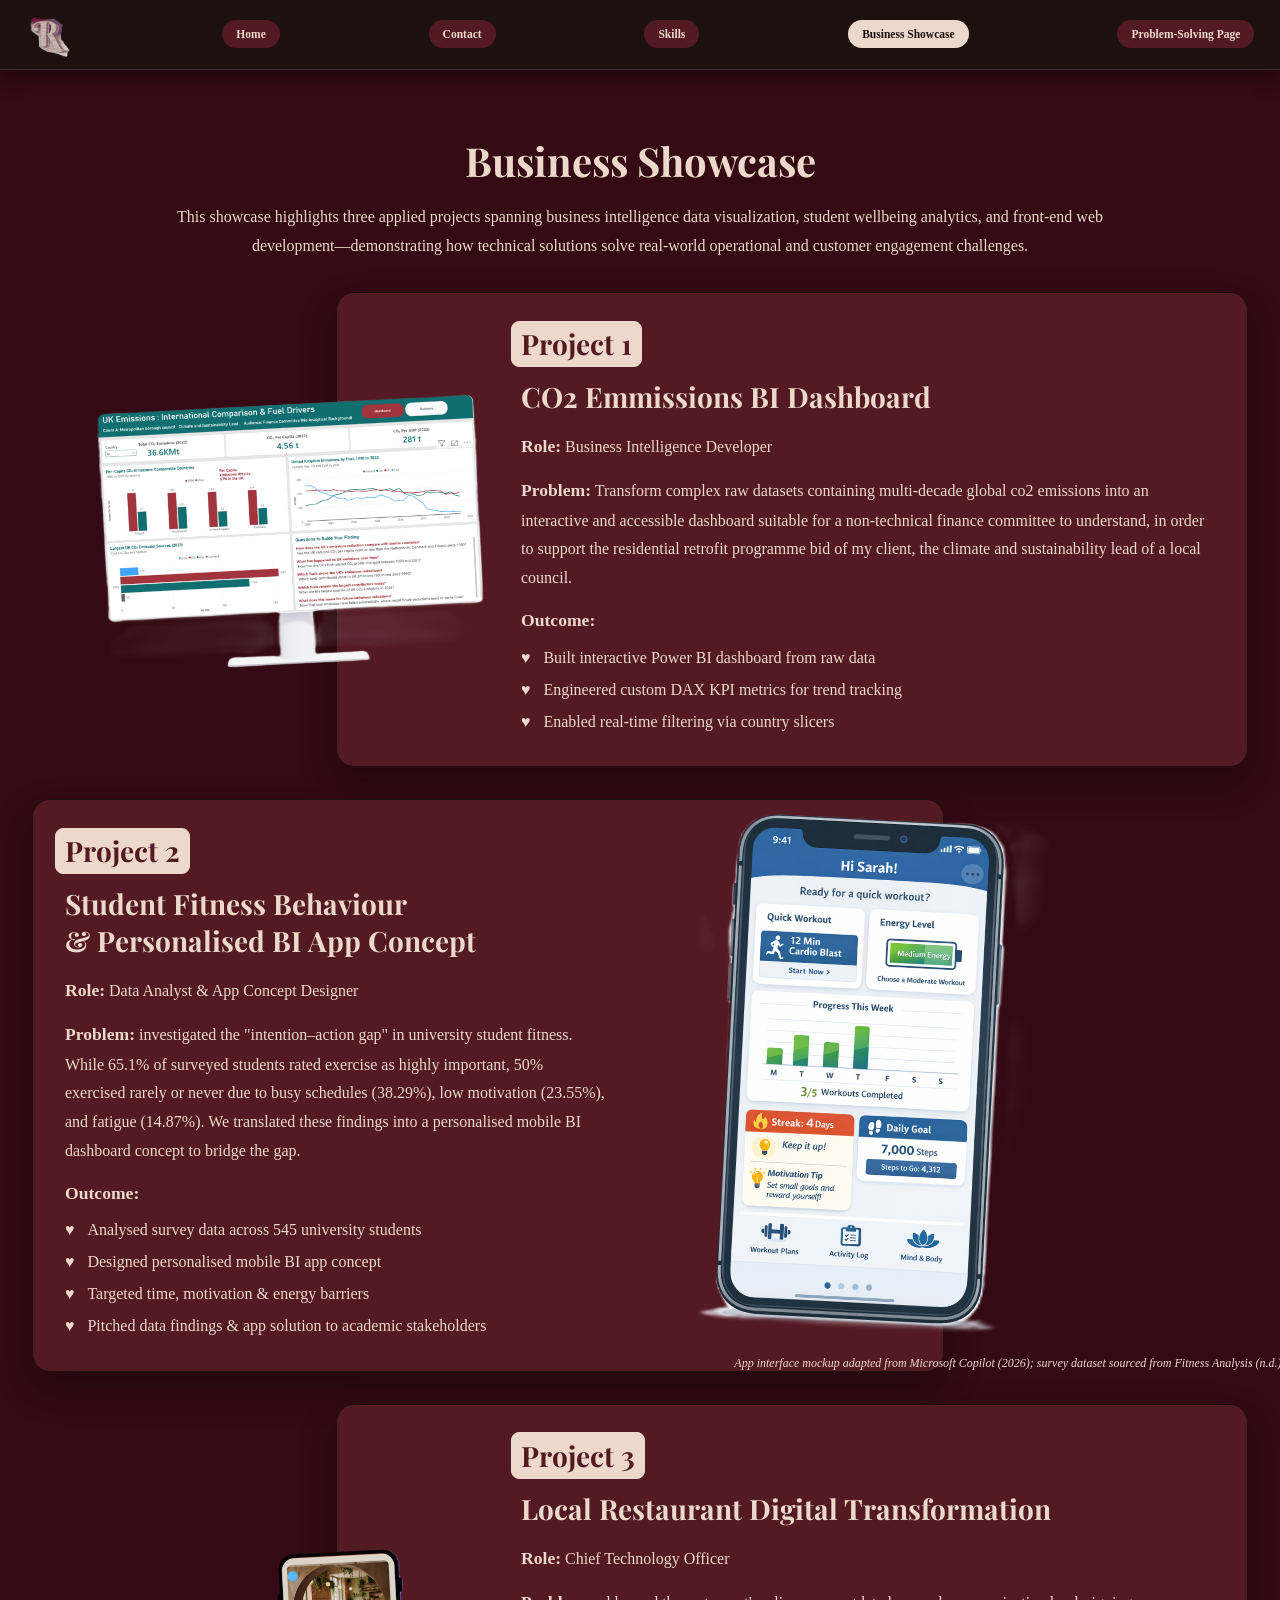
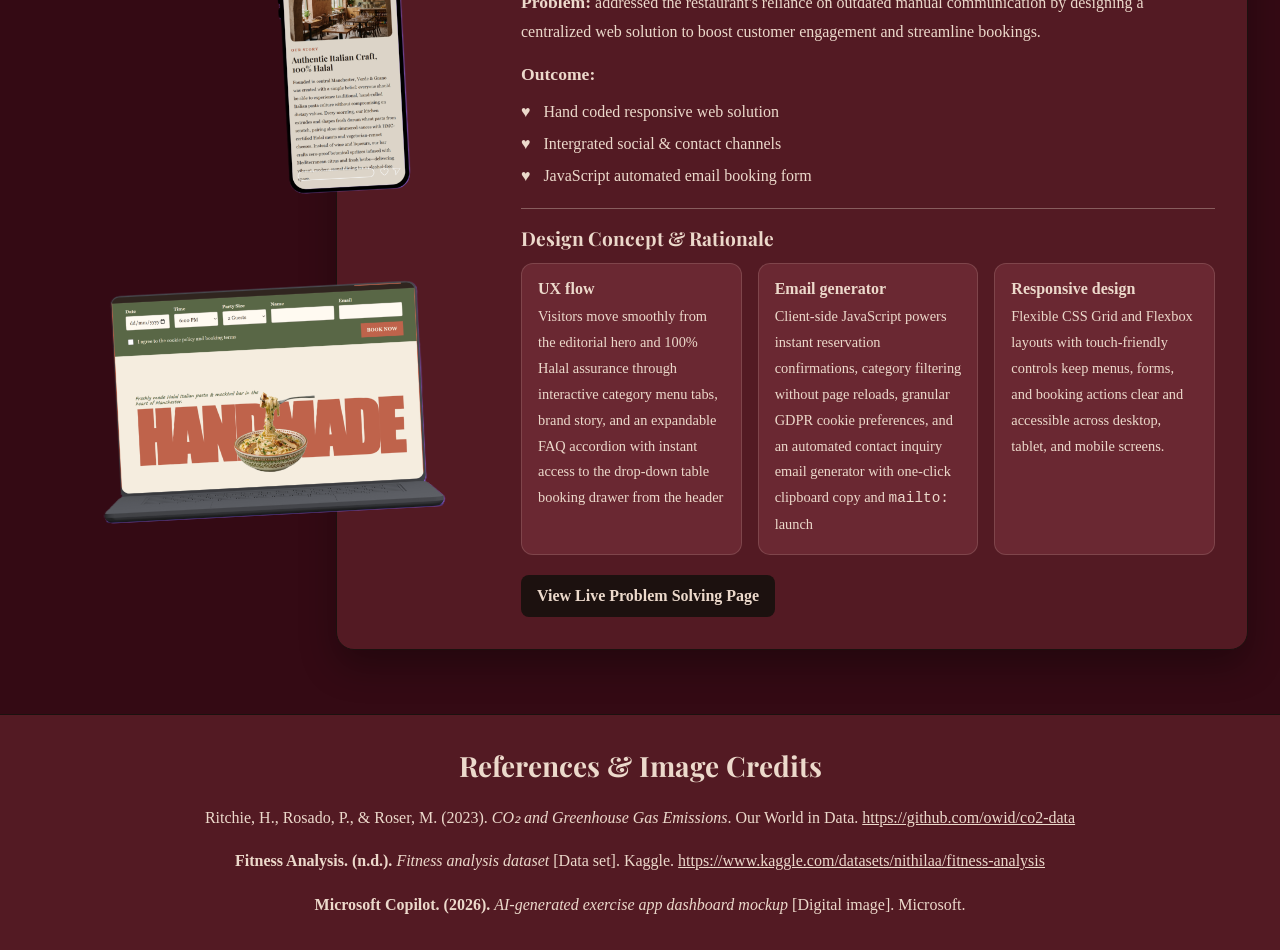
<file: businessshowcase.html>
<!DOCTYPE html>
<html lang="en">
<head>
    <meta charset="UTF-8">
    <meta name="viewport" content="width=device-width, initial-scale=1.0">
    <title>Business Showcase</title>
    <link rel="preconnect" href="https://fonts.googleapis.com">
    <link rel="preconnect" href="https://fonts.gstatic.com" crossorigin>
    <link href="https://fonts.googleapis.com/css2?family=Playfair+Display:wght@600;700&display=swap" rel="stylesheet">
    <link rel="stylesheet" href="navigation.css">
    <link rel="stylesheet" href="back-to-top.css">
    <style>
        * {
            box-sizing: border-box;
        }

        body {
            min-height: 100vh;
            margin: 0;
            color: #ECD9CB;
            font-family: Georgia, serif;
        }

        h1,
        h2 {
            color: #ECD9CB;
            font-family: "Playfair Display", Georgia, serif;
        }

        h1 {
            margin: 0;
            padding: 2rem 1.5rem 0;
            font-size: 2.5rem;
            text-align: center;
        }

        .showcase-intro {
            max-width: 62rem;
            margin: -1rem auto 0;
            text-align: center;
            line-height: 1.8;
        }

        .references-card {
            width: 100%;
            padding: 2rem 1rem;
            border-top: 1px solid #1C110F;
            border-bottom: 1px solid #1C110F;
            background: #531A23;
            text-align: center;
        }

        .references-card h2 {
            margin: 0 0 1.25rem;
            font-size: 1.75rem;
        }

        .references-card__list {
            display: grid;
            width: min(100%, 76rem);
            gap: 1rem;
            margin: 0 auto;
            padding: 0;
            list-style: none;
        }

        .references-card__list li {
            line-height: 1.7;
            overflow-wrap: anywhere;
        }

        .references-card a {
            color: #ECD9CB;
        }

        main {
            display: grid;
            width: min(100% - 2rem, 76rem);
            gap: 2rem;
            margin: 2rem auto 4rem;
        }

        .case-study {
            display: grid;
            grid-template-columns: repeat(2, minmax(0, 1fr));
            align-items: center;
            min-height: 18rem;
            padding: 2rem;
            border: 1px solid #1C110F;
            border-radius: 18px;
            background: #531A23;
            box-shadow: 0 16px 36px rgb(0 0 0 / 32%);
        }

        .case-study__visual {
            position: relative;
            z-index: 1;
            display: grid;
            min-width: 0;
            place-items: center;
        }

        .case-study__image {
            display: block;
            width: 100%;
            max-height: 19rem;
            object-fit: contain;
        }

        .computer-preview {
            position: relative;
            display: block;
            width: calc(100% + 2rem);
            margin-right: -2rem;
            transform: rotate(-3deg);
            transform-origin: center;
            transition: transform 300ms ease;
        }

        .computer-preview__dashboard {
            position: absolute;
            inset: 0;
            opacity: 0;
            transition: opacity 300ms ease;
        }

        .computer-preview:hover,
        .computer-preview:focus-visible {
            transform: rotate(0deg) scale(1.12);
        }

        .computer-preview--no-zoom:hover,
        .computer-preview--no-zoom:focus-visible {
            transform: rotate(0deg);
        }

        .computer-preview:hover .computer-preview__dashboard,
        .computer-preview:focus-visible .computer-preview__dashboard {
            opacity: 1;
        }

        .computer-preview:hover .computer-preview__computer,
        .computer-preview:focus-visible .computer-preview__computer {
            opacity: 0;
        }

        .computer-preview__computer {
            transition: opacity 300ms ease;
        }

        .case-study--restaurant .computer-preview {
            display: grid;
            gap: 0.75rem;
        }

        .case-study--restaurant .case-study__image--laptop {
            transform: translateY(0.75rem);
        }

        @media (prefers-reduced-motion: reduce) {
            .computer-preview,
            .computer-preview__computer,
            .computer-preview__dashboard {
                transition: none;
            }
        }

        .case-study__content {
            position: relative;
            z-index: 2;
            padding: 1rem;
        }

        .case-study__content h2,
        .case-study__content h3 {
            margin: 0 0 1rem;
            font-size: 1.75rem;
            font-family: "Playfair Display", Georgia, serif;
        }

        .case-study__content > h2 {
            position: relative;
            z-index: 0;
            width: fit-content;
            isolation: isolate;
            color: #531A23;
        }

        .case-study__content > h2::before {
            position: absolute;
            z-index: -1;
            inset: -0.3rem -0.65rem;
            border: 1px solid #ECD9CB;
            border-radius: 8px;
            background: #ECD9CB;
            content: "";
        }

        .case-study__content p {
            margin: 0;
            line-height: 1.8;
        }

        .case-study__details p + p {
            margin-top: 0.75rem;
        }

        .case-study__details strong {
            font-size: 1.1rem;
        }

        .case-study__outcomes {
            display: grid;
            gap: 0.4rem;
            margin: 0.5rem 0 0;
            padding: 0;
            list-style: none;
        }

        .case-study__outcomes li {
            position: relative;
            padding-left: 1.4rem;
            line-height: 1.6;
        }

        .case-study__outcomes li::before {
            position: absolute;
            left: 0;
            color: #ECD9CB;
            content: "♥";
        }

        .restaurant-rationale {
            margin-top: 1.25rem;
            padding-top: 1rem;
            border-top: 1px solid rgb(236 217 203 / 35%);
        }

        .restaurant-rationale h4 {
            margin: 0;
            color: #ECD9CB;
            font-family: "Playfair Display", Georgia, serif;
            font-size: 1.2rem;
        }

        .restaurant-rationale__grid {
            display: grid;
            grid-template-columns: repeat(3, minmax(0, 1fr));
            gap: 1rem;
            margin-top: 0.75rem;
        }

        .restaurant-rationale__grid > div {
            padding: 1rem;
            border: 1px solid rgb(236 217 203 / 16%);
            border-radius: 12px;
            background: #6a2832;
        }

        .restaurant-rationale__grid h5 {
            margin: 0 0 0.35rem;
            color: #ECD9CB;
            font-size: 1rem;
        }

        .restaurant-rationale__grid p {
            font-size: 0.9rem;
        }

        .case-study__button {
            display: inline-block;
            margin-top: 1.25rem;
            padding: 0.75rem 1rem;
            border-radius: 8px;
            background: #1C110F;
            color: #ECD9CB;
            font-weight: 700;
            text-decoration: none;
            transition: background-color 160ms ease, transform 160ms ease;
        }

        .case-study__button:hover,
        .case-study__button:focus-visible {
            background: #6a2832;
            transform: translateY(-2px);
        }

        .case-study--computer {
            padding: 0;
            border: 0;
            background: transparent;
            box-shadow: none;
        }

        .case-study--computer .case-study__visual {
            z-index: 3;
        }

        .case-study--computer .case-study__content {
            width: 150%;
            padding: 2rem;
            padding-left: calc(25% + 2rem);
            transform: translateX(-33.333%);
            border: 1px solid #1C110F;
            border-radius: 18px;
            background: #531A23;
            box-shadow: 0 16px 36px rgb(0 0 0 / 32%);
        }

        .case-study--phone {
            padding: 0;
            border: 0;
            background: transparent;
            box-shadow: none;
        }

        .case-study--phone .case-study__visual {
            z-index: 3;
            align-self: stretch;
            grid-template-rows: minmax(0, 1fr) auto;
            place-items: stretch;
            grid-column: 2;
            grid-row: 1;
        }

        .case-study--phone .case-study__image {
            width: calc(100% + 4rem);
            height: 100%;
            max-width: none;
            max-height: none;
            margin-right: -4rem;
            object-fit: cover;
            object-position: 10% center;
            transform: translateX(2rem) rotate(3deg);
        }

        .case-study--phone .case-study__caption {
            width: calc(100% + 4rem);
            margin: 0.5rem -4rem 0 0;
            color: #ECD9CB;
            font-size: 0.75rem;
            font-style: italic;
            line-height: 1.4;
            text-align: center;
            transform: translateX(2rem);
        }

        .case-study--phone .case-study__content {
            grid-column: 1;
            grid-row: 1;
            width: 150%;
            padding: 2rem;
            padding-right: calc(50% + 2rem);
            border: 1px solid #1C110F;
            border-radius: 18px;
            background: #531A23;
            box-shadow: 0 16px 36px rgb(0 0 0 / 32%);
        }

        .case-study--reversed .case-study__visual {
            grid-column: 2;
            grid-row: 1;
        }

        .case-study--reversed .case-study__content {
            grid-column: 1;
            grid-row: 1;
        }

        @media (max-width: 600px) {
            .case-study {
                grid-template-columns: 1fr;
                gap: 1rem;
                padding: 1.5rem;
            }

            .restaurant-rationale__grid {
                grid-template-columns: 1fr;
            }

            .case-study__visual,
            .case-study--reversed .case-study__visual {
                grid-column: 1;
                grid-row: 1;
            }

            .case-study__content,
            .case-study--reversed .case-study__content {
                grid-column: 1;
                grid-row: 2;
                padding: 0;
            }

            .case-study--computer .case-study__content {
                width: auto;
                padding: 1rem 0 0;
                transform: none;
                border: 0;
                background: transparent;
                box-shadow: none;
            }

            .case-study--phone .case-study__content {
                grid-column: 1;
                grid-row: 2;
                width: auto;
                padding: 1.5rem;
            }

            .case-study--phone .case-study__visual {
                grid-column: 1;
                grid-row: 1;
                grid-template-rows: auto auto;
            }

            .computer-preview {
                width: min(100%, 22rem);
                margin-right: 0;
            }

            .case-study--phone .case-study__image {
                width: 100%;
                height: auto;
                max-height: 19rem;
                margin-right: 0;
                transform: rotate(3deg);
            }

            .case-study--phone .case-study__caption {
                width: 100%;
                margin: 0.5rem 0 0;
                transform: none;
            }
        }
    </style>
</head>
<body>
    <nav class="site-nav" aria-label="Main navigation">
        <a class="site-nav__brand" href="index.html" aria-label="Home"><img src="images/logo.png" alt="Ria Redman logo"></a>
        <a class="site-nav__link" href="index.html">Home</a>
        <a class="site-nav__link" href="contact.html">Contact</a>
        <a class="site-nav__link" href="skills.html">Skills</a>
        <a class="site-nav__link" href="businessshowcase.html" aria-current="page">Business Showcase</a>
        <a class="site-nav__link" href="problemsolving.html">Problem-Solving Page</a>
    </nav>
    <main>
        <h1>Business Showcase</h1>
        <p class="showcase-intro">This showcase highlights three applied projects spanning business intelligence data visualization, student wellbeing analytics, and front-end web development—demonstrating how technical solutions solve real-world operational and customer engagement challenges.</p>
        <article class="case-study case-study--computer" aria-labelledby="project-one-title">
            <div class="case-study__visual case-study__visual--overlap-right">
                <span class="computer-preview" tabindex="0" role="img" aria-label="Computer preview. Hover or focus to view the Power BI dashboard.">
                    <img class="case-study__image computer-preview__computer" src="images/Computer.png" alt="">
                    <img class="case-study__image computer-preview__dashboard" src="images/dashboard.png" alt="">
                </span>
            </div>
            <div class="case-study__content">
                <h2 id="project-one-title">Project 1</h2>
                <h3>CO2 Emmissions BI Dashboard</h3>
                <div class="case-study__details">
                    <p><strong>Role:</strong> Business Intelligence Developer</p>
                    <p><strong>Problem:</strong> Transform complex raw datasets containing multi-decade global co2 emissions into an interactive and accessible dashboard suitable for a non-technical finance committee to understand, in order to support the residential retrofit programme bid of my client, the climate and sustainability lead of a local council.</p>
                    <p><strong>Outcome:</strong></p>
                    <ul class="case-study__outcomes">
                        <li>Built interactive Power BI dashboard from raw data</li>
                        <li>Engineered custom DAX KPI metrics for trend tracking</li>
                        <li>Enabled real-time filtering via country slicers</li>
                    </ul>
                </div>
            </div>
        </article>
        <article class="case-study case-study--phone" aria-labelledby="project-two-title">
            <div class="case-study__visual">
                <img class="case-study__image" src="images/Phone.png" alt="Smartphone">
                <p class="case-study__caption">App interface mockup adapted from Microsoft Copilot (2026); survey dataset sourced from Fitness Analysis (n.d.)</p>
            </div>
            <div class="case-study__content">
                <h2 id="project-two-title">Project 2</h2>
                <h3>Student Fitness Behaviour<br>&amp; Personalised BI App Concept</h3>
                <div class="case-study__details">
                    <p><strong>Role:</strong> Data Analyst &amp; App Concept Designer</p>
                    <p><strong>Problem:</strong> investigated the &quot;intention–action gap&quot; in university student fitness. While 65.1% of surveyed students rated exercise as highly important, 50% exercised rarely or never due to busy schedules (38.29%), low motivation (23.55%), and fatigue (14.87%). We translated these findings into a personalised mobile BI dashboard concept to bridge the gap.</p>
                    <p><strong>Outcome:</strong></p>
                    <ul class="case-study__outcomes">
                        <li>Analysed survey data across 545 university students</li>
                        <li>Designed personalised mobile BI app concept</li>
                        <li>Targeted time, motivation &amp; energy barriers</li>
                        <li>Pitched data findings &amp; app solution to academic stakeholders</li>
                    </ul>
                </div>
            </div>
        </article>
        <article class="case-study case-study--computer case-study--restaurant" aria-labelledby="project-three-title">
            <div class="case-study__visual case-study__visual--overlap-right">
                <span class="computer-preview computer-preview--no-zoom">
                    <img class="case-study__image case-study__image--phone" src="images/website2.png" alt="Verde &amp; Grano story page displayed on a phone">
                    <img class="case-study__image case-study__image--laptop" src="images/website1.png" alt="Verde &amp; Grano website displayed on a laptop">
                </span>
            </div>
            <div class="case-study__content">
                <h2 id="project-three-title">Project 3</h2>
                <h3>Local Restaurant Digital Transformation</h3>
                <div class="case-study__details">
                    <p><strong>Role:</strong> Chief Technology Officer</p>
                    <p><strong>Problem:</strong> addressed the restaurant&apos;s reliance on outdated manual communication by designing a centralized web solution to boost customer engagement and streamline bookings.</p>
                    <p><strong>Outcome:</strong></p>
                    <ul class="case-study__outcomes">
                        <li>Hand coded responsive web solution</li>
                        <li>Intergrated social &amp; contact channels</li>
                        <li>JavaScript automated email booking form</li>
                    </ul>
                    <section class="restaurant-rationale" aria-labelledby="restaurant-rationale-title">
                        <h4 id="restaurant-rationale-title">Design Concept &amp; Rationale</h4>
                        <div class="restaurant-rationale__grid">
                            <div>
                                <h5>UX flow</h5>
                                <p>Visitors move smoothly from the editorial hero and 100% Halal assurance through interactive category menu tabs, brand story, and an expandable FAQ accordion with instant access to the drop-down table booking drawer from the header</p>
                            </div>
                            <div>
                                <h5>Email generator</h5>
                                <p>Client-side JavaScript powers instant reservation confirmations, category filtering without page reloads, granular GDPR cookie preferences, and an automated contact inquiry email generator with one-click clipboard copy and <code>mailto:</code> launch</p>
                            </div>
                            <div>
                                <h5>Responsive design</h5>
                                <p>Flexible CSS Grid and Flexbox layouts with touch-friendly controls keep menus, forms, and booking actions clear and accessible across desktop, tablet, and mobile screens.</p>
                            </div>
                        </div>
                    </section>
                    <a class="case-study__button" href="problemsolving.html">View Live Problem Solving Page</a>
                </div>
            </div>
        </article>
    </main>
    <section class="references-card" aria-labelledby="references-title">
        <h2 id="references-title">References &amp; Image Credits</h2>
        <ul class="references-card__list">
            <li>Ritchie, H., Rosado, P., &amp; Roser, M. (2023). <em>CO₂ and Greenhouse Gas Emissions</em>. Our World in Data. <a href="https://github.com/owid/co2-data">https://github.com/owid/co2-data</a></li>
            <li><strong>Fitness Analysis. (n.d.).</strong> <em>Fitness analysis dataset</em> [Data set]. Kaggle. <a href="https://www.kaggle.com/datasets/nithilaa/fitness-analysis">https://www.kaggle.com/datasets/nithilaa/fitness-analysis</a></li>
            <li><strong>Microsoft Copilot. (2026).</strong> <em>AI-generated exercise app dashboard mockup</em> [Digital image]. Microsoft.</li>
        </ul>
    </section>
    <button class="back-to-top" type="button" aria-label="Back to top" title="Back to top">
        <svg viewBox="0 0 24 24" aria-hidden="true">
            <path d="M12 19V5M6 11l6-6 6 6"></path>
        </svg>
    </button>
    <script src="back-to-top.js"></script>
</body>
</html>
</file>
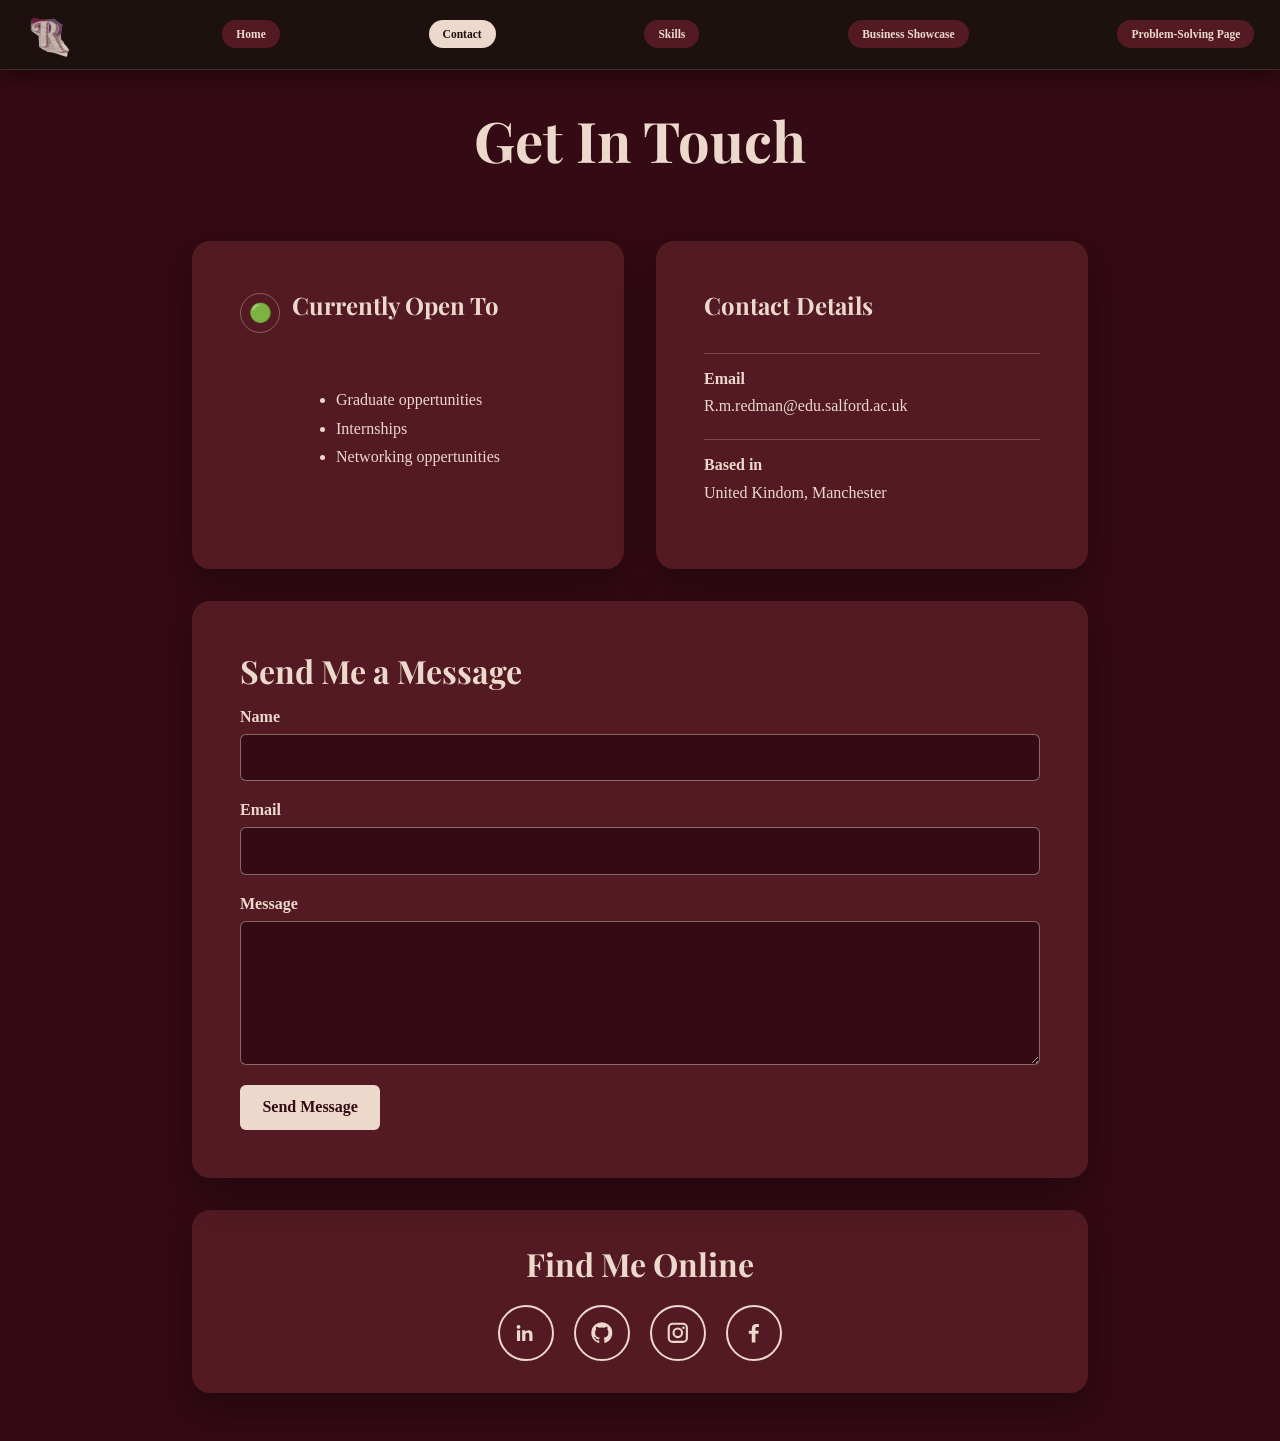
<file: Contact.HTML>
<!DOCTYPE html>
<html lang="en">
<head>
    <meta charset="UTF-8">
    <meta name="viewport" content="width=device-width, initial-scale=1.0">
    <title>Contact</title>
    <link rel="preconnect" href="https://fonts.googleapis.com">
    <link rel="preconnect" href="https://fonts.gstatic.com" crossorigin>
    <link href="https://fonts.googleapis.com/css2?family=Playfair+Display:wght@600;700&display=swap" rel="stylesheet">
    <link rel="stylesheet" href="navigation.css">
    <link rel="stylesheet" href="back-to-top.css">
    <style>
        * {
            box-sizing: border-box;
        }

        body {
            min-height: 100vh;
            margin: 0;
            background: #340A14;
            color: #ECD9CB;
            font-family: Georgia, serif;
        }

        header {
            width: 100%;
            padding: 2rem 1.5rem;
            background: #340A14;
            text-align: center;
        }

        h1 {
            margin: 0;
            color: #ECD9CB;
            font-family: "Playfair Display", Georgia, serif;
            font-size: 3.5rem;
            font-weight: 700;
        }

        main {
            width: min(100% - 2rem, 56rem);
            margin: 2rem auto;
            display: grid;
            gap: 2rem;
        }

        .contact-overview {
            display: grid;
            grid-template-columns: repeat(2, minmax(0, 1fr));
            gap: 2rem;
        }

        .contact-card {
            min-height: 26rem;
            padding: 3rem;
            border-radius: 18px;
            background: #531A23;
            box-shadow: 0 16px 36px rgb(0 0 0 / 32%);
        }

        .contact-overview .contact-card {
            min-height: 0;
        }

        .contact-overview .contact-card:first-child {
            display: flex;
            flex-direction: column;
        }

        .overview-heading {
            display: flex;
            align-items: center;
            gap: 0.75rem;
        }

        .overview-heading h2 {
            margin-bottom: 0;
        }

        .contact-overview .contact-card h2 {
            font-size: 1.5rem;
        }

        .open-status {
            display: grid;
            width: 2.5rem;
            height: 2.5rem;
            flex: 0 0 2.5rem;
            place-items: center;
            border: 1px solid rgb(236 217 203 / 35%);
            border-radius: 50%;
            font-size: 1.15rem;
        }

        .opportunities-list {
            align-self: center;
            margin: auto 0;
            padding-left: 1.25rem;
            line-height: 1.8;
        }

        .contact-card h2 {
            margin: 0 0 1rem;
            color: #ECD9CB;
            font-family: "Playfair Display", Georgia, serif;
            font-size: 2rem;
        }

        .contact-card p {
            max-width: 46rem;
            line-height: 1.8;
        }

        .personal-details {
            display: grid;
            grid-template-columns: 1fr;
            gap: 1.25rem 2rem;
            margin-top: 2rem;
        }

        .personal-details div {
            padding-top: 1rem;
            border-top: 1px solid rgb(236 217 203 / 25%);
        }

        .personal-details dt {
            margin-bottom: 0.35rem;
            color: #ECD9CB;
            font-weight: 700;
        }

        .personal-details dd {
            margin: 0;
            line-height: 1.6;
        }

        .contact-form {
            display: grid;
            gap: 1.25rem;
        }

        .contact-form label {
            display: grid;
            gap: 0.5rem;
            font-weight: 700;
        }

        .contact-form .field {
            display: grid;
            gap: 0.5rem;
        }

        .contact-form input,
        .contact-form textarea {
            width: 100%;
            padding: 0.85rem 1rem;
            border: 1px solid rgb(236 217 203 / 45%);
            border-radius: 6px;
            background: #340A14;
            color: #ECD9CB;
            font: inherit;
        }

        .contact-form textarea {
            min-height: 9rem;
            resize: vertical;
        }

        .contact-form input:focus-visible,
        .contact-form textarea:focus-visible,
        .contact-form button:focus-visible {
            outline: 2px solid #ECD9CB;
            outline-offset: 3px;
        }

        .contact-form button {
            justify-self: start;
            padding: 0.85rem 1.4rem;
            border: 0;
            border-radius: 6px;
            background: #ECD9CB;
            color: #340A14;
            font: inherit;
            font-weight: 700;
            cursor: pointer;
        }

        .social-card {
            width: min(100% - 2rem, 56rem);
            margin: 0 auto 3rem;
            padding: 2rem;
            border-radius: 18px;
            background: #531A23;
            box-shadow: 0 16px 36px rgb(0 0 0 / 32%);
            text-align: center;
        }

        .social-card h2 {
            margin: 0 0 1.25rem;
            color: #ECD9CB;
            font-family: "Playfair Display", Georgia, serif;
            font-size: 2rem;
        }

        .social-links {
            display: flex;
            justify-content: center;
            flex-wrap: wrap;
            gap: 1.25rem;
        }

        .social-links a {
            display: grid;
            width: 3.5rem;
            height: 3.5rem;
            place-items: center;
            border: 2px solid #ECD9CB;
            border-radius: 50%;
            color: #ECD9CB;
            transition: background-color 160ms ease, color 160ms ease;
        }

        .social-links a:hover {
            background: #ECD9CB;
            color: #531A23;
        }

        .social-links svg {
            width: 1.6rem;
            height: 1.6rem;
            fill: currentColor;
        }

        .social-links a:focus-visible {
            outline: 2px solid #ECD9CB;
            outline-offset: 4px;
        }

        @media (max-width: 600px) {
            h1 {
                font-size: 2.6rem;
            }

            .contact-overview {
                grid-template-columns: 1fr;
            }

            .contact-card {
                min-height: 0;
                padding: 2rem 1.5rem;
            }

        }
    </style>
</head>
<body>
    <nav class="site-nav" aria-label="Main navigation">
        <a class="site-nav__brand" href="index.html" aria-label="Home"><img src="images/logo.png" alt="Ria Redman logo"></a>
        <a class="site-nav__link" href="index.html">Home</a>
        <a class="site-nav__link" href="contact.html" aria-current="page">Contact</a>
        <a class="site-nav__link" href="skills.html">Skills</a>
        <a class="site-nav__link" href="businessshowcase.html">Business Showcase</a>
        <a class="site-nav__link" href="problemsolving.html">Problem-Solving Page</a>
    </nav>
    <header>
        <h1>Get In Touch</h1>
    </header>
    <main>
        <div class="contact-overview">
            <section class="contact-card">
                <div class="overview-heading">
                    <span class="open-status" aria-hidden="true">🟢</span>
                    <h2>Currently Open To</h2>
                </div>
                <ul class="opportunities-list">
                    <li>Graduate oppertunities</li>
                    <li>Internships</li>
                    <li>Networking oppertunities</li>
                </ul>
            </section>
            <section class="contact-card">
                <h2>Contact Details</h2>
                <dl class="personal-details">
                    <div>
                        <dt>Email</dt>
                        <dd>R.m.redman@edu.salford.ac.uk</dd>
                    </div>
                    <div>
                        <dt>Based in</dt>
                        <dd>United Kindom, Manchester</dd>
                    </div>
                </dl>
            </section>
        </div>
        <section class="contact-card">
            <h2>Send Me a Message</h2>
            <form class="contact-form" method="post">
                <div class="field">
                    <label for="name">Name</label>
                    <input id="name" name="name" type="text" autocomplete="name" required>
                </div>

                <div class="field">
                    <label for="email">Email</label>
                    <input id="email" name="email" type="email" autocomplete="email" required>
                </div>

                <div class="field">
                    <label for="message">Message</label>
                    <textarea id="message" name="message" required></textarea>
                </div>

                <button type="submit">Send Message</button>
            </form>
        </section>
    </main>
    <footer class="social-card">
        <h2>Find Me Online</h2>
        <nav class="social-links" aria-label="Social media profiles">
            <a href="https://www.linkedin.com/in/ria-redman-4b2b23347" target="_blank" rel="noopener noreferrer" aria-label="LinkedIn" title="LinkedIn">
                <svg viewBox="0 0 24 24" aria-hidden="true">
                    <path d="M5.2 8.3a1.8 1.8 0 1 0 0-3.6 1.8 1.8 0 0 0 0 3.6ZM3.7 9.7h3v10.1h-3V9.7Zm5 0h2.9v1.4h.1a3.2 3.2 0 0 1 2.9-1.6c3.1 0 3.7 2 3.7 4.6v5.7h-3v-5.1c0-1.2 0-2.7-1.7-2.7s-2 1.3-2 2.6v5.2h-3V9.7Z"/>
                </svg>
            </a>
            <a href="https://github.com/RiaRedman" target="_blank" rel="noopener noreferrer" aria-label="GitHub" title="GitHub">
                <svg viewBox="0 0 24 24" aria-hidden="true">
                    <path d="M12 2.2a9.9 9.9 0 0 0-3.1 19.3c.5.1.7-.2.7-.5v-1.8c-2.8.6-3.4-1.2-3.4-1.2-.5-1.1-1.1-1.4-1.1-1.4-.9-.6.1-.6.1-.6 1 .1 1.5 1 1.5 1 .9 1.5 2.3 1.1 2.9.9.1-.7.4-1.1.6-1.3-2.2-.3-4.5-1.1-4.5-4.9 0-1.1.4-2 1-2.7-.1-.3-.4-1.3.1-2.7 0 0 .8-.3 2.7 1a9.2 9.2 0 0 1 4.9 0c1.9-1.3 2.7-1 2.7-1 .5 1.4.2 2.4.1 2.7.6.7 1 1.6 1 2.7 0 3.8-2.3 4.6-4.5 4.9.4.3.7.9.7 1.8V21c0 .3.2.6.7.5A9.9 9.9 0 0 0 12 2.2Z"/>
                </svg>
            </a>
            <a href="https://www.instagram.com/" target="_blank" rel="noopener noreferrer" aria-label="Instagram" title="Instagram">
                <svg viewBox="0 0 24 24" aria-hidden="true">
                    <path d="M7.2 2.5h9.6a4.7 4.7 0 0 1 4.7 4.7v9.6a4.7 4.7 0 0 1-4.7 4.7H7.2a4.7 4.7 0 0 1-4.7-4.7V7.2a4.7 4.7 0 0 1 4.7-4.7Zm0 2a2.7 2.7 0 0 0-2.7 2.7v9.6a2.7 2.7 0 0 0 2.7 2.7h9.6a2.7 2.7 0 0 0 2.7-2.7V7.2a2.7 2.7 0 0 0-2.7-2.7H7.2Zm10.1 1.5a1.2 1.2 0 1 1 0 2.4 1.2 1.2 0 0 1 0-2.4ZM12 7a5 5 0 1 1 0 10 5 5 0 0 1 0-10Zm0 2a3 3 0 1 0 0 6 3 3 0 0 0 0-6Z"/>
                </svg>
            </a>
            <a href="https://www.facebook.com/?locale=en_GB" target="_blank" rel="noopener noreferrer" aria-label="Facebook" title="Facebook">
                <svg viewBox="0 0 24 24" aria-hidden="true">
                    <path d="M13.5 21v-8h2.7l.4-3h-3.1V8.1c0-.9.3-1.5 1.6-1.5h1.7V3.9c-.3 0-1.3-.1-2.5-.1-2.5 0-4.2 1.5-4.2 4.3V10H7.3v3h2.8v8h3.4Z"/>
                </svg>
            </a>
        </nav>
    </footer>
    <button class="back-to-top" type="button" aria-label="Back to top" title="Back to top">
        <svg viewBox="0 0 24 24" aria-hidden="true">
            <path d="M12 19V5M6 11l6-6 6 6"></path>
        </svg>
    </button>
    <script src="back-to-top.js"></script>
</body>
</html>
</file>
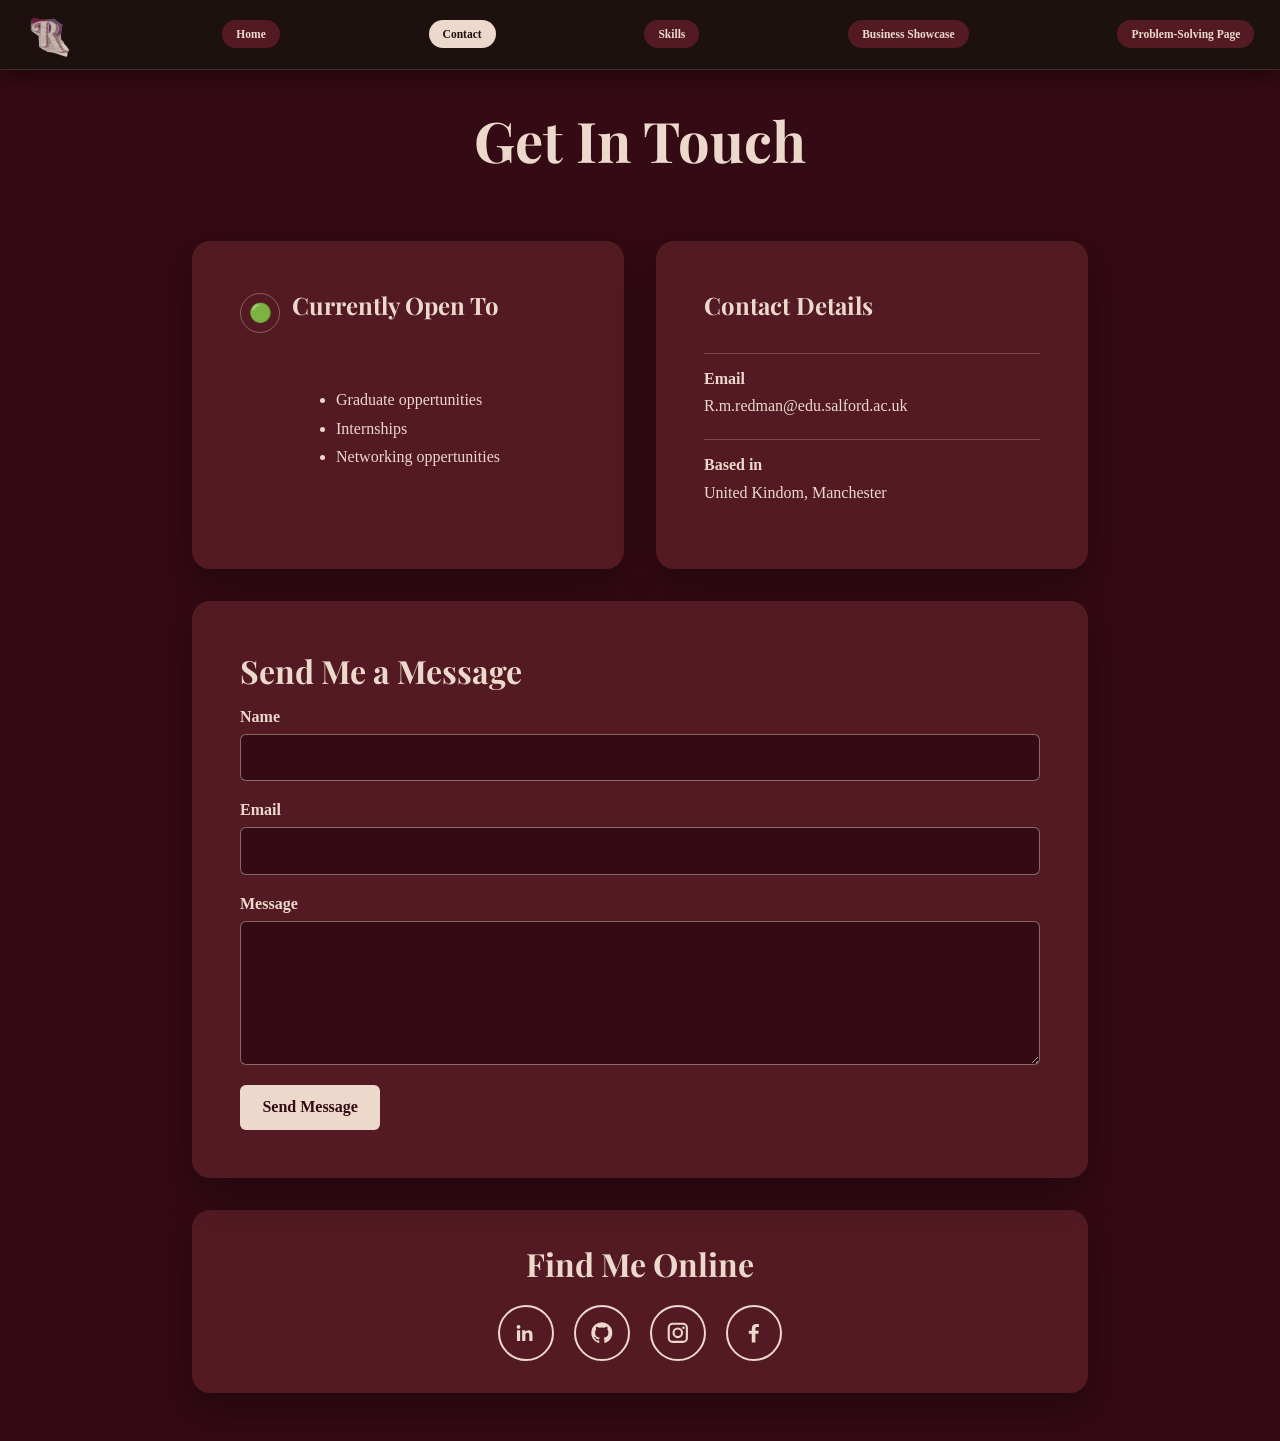
<file: contact.html>
<!DOCTYPE html>
<html lang="en">
<head>
    <meta charset="UTF-8">
    <meta name="viewport" content="width=device-width, initial-scale=1.0">
    <title>Contact</title>
    <link rel="preconnect" href="https://fonts.googleapis.com">
    <link rel="preconnect" href="https://fonts.gstatic.com" crossorigin>
    <link href="https://fonts.googleapis.com/css2?family=Playfair+Display:wght@600;700&display=swap" rel="stylesheet">
    <link rel="stylesheet" href="navigation.css">
    <link rel="stylesheet" href="back-to-top.css">
    <style>
        * {
            box-sizing: border-box;
        }

        body {
            min-height: 100vh;
            margin: 0;
            background: #340A14;
            color: #ECD9CB;
            font-family: Georgia, serif;
        }

        header {
            width: 100%;
            padding: 2rem 1.5rem;
            background: #340A14;
            text-align: center;
        }

        h1 {
            margin: 0;
            color: #ECD9CB;
            font-family: "Playfair Display", Georgia, serif;
            font-size: 3.5rem;
            font-weight: 700;
        }

        main {
            width: min(100% - 2rem, 56rem);
            margin: 2rem auto;
            display: grid;
            gap: 2rem;
        }

        .contact-overview {
            display: grid;
            grid-template-columns: repeat(2, minmax(0, 1fr));
            gap: 2rem;
        }

        .contact-card {
            min-height: 26rem;
            padding: 3rem;
            border-radius: 18px;
            background: #531A23;
            box-shadow: 0 16px 36px rgb(0 0 0 / 32%);
        }

        .contact-overview .contact-card {
            min-height: 0;
        }

        .contact-overview .contact-card:first-child {
            display: flex;
            flex-direction: column;
        }

        .overview-heading {
            display: flex;
            align-items: center;
            gap: 0.75rem;
        }

        .overview-heading h2 {
            margin-bottom: 0;
        }

        .contact-overview .contact-card h2 {
            font-size: 1.5rem;
        }

        .open-status {
            display: grid;
            width: 2.5rem;
            height: 2.5rem;
            flex: 0 0 2.5rem;
            place-items: center;
            border: 1px solid rgb(236 217 203 / 35%);
            border-radius: 50%;
            font-size: 1.15rem;
        }

        .opportunities-list {
            align-self: center;
            margin: auto 0;
            padding-left: 1.25rem;
            line-height: 1.8;
        }

        .contact-card h2 {
            margin: 0 0 1rem;
            color: #ECD9CB;
            font-family: "Playfair Display", Georgia, serif;
            font-size: 2rem;
        }

        .contact-card p {
            max-width: 46rem;
            line-height: 1.8;
        }

        .personal-details {
            display: grid;
            grid-template-columns: 1fr;
            gap: 1.25rem 2rem;
            margin-top: 2rem;
        }

        .personal-details div {
            padding-top: 1rem;
            border-top: 1px solid rgb(236 217 203 / 25%);
        }

        .personal-details dt {
            margin-bottom: 0.35rem;
            color: #ECD9CB;
            font-weight: 700;
        }

        .personal-details dd {
            margin: 0;
            line-height: 1.6;
        }

        .contact-form {
            display: grid;
            gap: 1.25rem;
        }

        .contact-form label {
            display: grid;
            gap: 0.5rem;
            font-weight: 700;
        }

        .contact-form .field {
            display: grid;
            gap: 0.5rem;
        }

        .contact-form input,
        .contact-form textarea {
            width: 100%;
            padding: 0.85rem 1rem;
            border: 1px solid rgb(236 217 203 / 45%);
            border-radius: 6px;
            background: #340A14;
            color: #ECD9CB;
            font: inherit;
        }

        .contact-form textarea {
            min-height: 9rem;
            resize: vertical;
        }

        .contact-form input:focus-visible,
        .contact-form textarea:focus-visible,
        .contact-form button:focus-visible {
            outline: 2px solid #ECD9CB;
            outline-offset: 3px;
        }

        .contact-form button {
            justify-self: start;
            padding: 0.85rem 1.4rem;
            border: 0;
            border-radius: 6px;
            background: #ECD9CB;
            color: #340A14;
            font: inherit;
            font-weight: 700;
            cursor: pointer;
        }

        .social-card {
            width: min(100% - 2rem, 56rem);
            margin: 0 auto 3rem;
            padding: 2rem;
            border-radius: 18px;
            background: #531A23;
            box-shadow: 0 16px 36px rgb(0 0 0 / 32%);
            text-align: center;
        }

        .social-card h2 {
            margin: 0 0 1.25rem;
            color: #ECD9CB;
            font-family: "Playfair Display", Georgia, serif;
            font-size: 2rem;
        }

        .social-links {
            display: flex;
            justify-content: center;
            flex-wrap: wrap;
            gap: 1.25rem;
        }

        .social-links a {
            display: grid;
            width: 3.5rem;
            height: 3.5rem;
            place-items: center;
            border: 2px solid #ECD9CB;
            border-radius: 50%;
            color: #ECD9CB;
            transition: background-color 160ms ease, color 160ms ease;
        }

        .social-links a:hover {
            background: #ECD9CB;
            color: #531A23;
        }

        .social-links svg {
            width: 1.6rem;
            height: 1.6rem;
            fill: currentColor;
        }

        .social-links a:focus-visible {
            outline: 2px solid #ECD9CB;
            outline-offset: 4px;
        }

        @media (max-width: 600px) {
            h1 {
                font-size: 2.6rem;
            }

            .contact-overview {
                grid-template-columns: 1fr;
            }

            .contact-card {
                min-height: 0;
                padding: 2rem 1.5rem;
            }

        }
    </style>
</head>
<body>
    <nav class="site-nav" aria-label="Main navigation">
        <a class="site-nav__brand" href="index.html" aria-label="Home"><img src="images/logo.png" alt="Ria Redman logo"></a>
        <a class="site-nav__link" href="index.html">Home</a>
        <a class="site-nav__link" href="contact.html" aria-current="page">Contact</a>
        <a class="site-nav__link" href="skills.html">Skills</a>
        <a class="site-nav__link" href="businessshowcase.html">Business Showcase</a>
        <a class="site-nav__link" href="problemsolving.html">Problem-Solving Page</a>
    </nav>
    <header>
        <h1>Get In Touch</h1>
    </header>
    <main>
        <div class="contact-overview">
            <section class="contact-card">
                <div class="overview-heading">
                    <span class="open-status" aria-hidden="true">🟢</span>
                    <h2>Currently Open To</h2>
                </div>
                <ul class="opportunities-list">
                    <li>Graduate oppertunities</li>
                    <li>Internships</li>
                    <li>Networking oppertunities</li>
                </ul>
            </section>
            <section class="contact-card">
                <h2>Contact Details</h2>
                <dl class="personal-details">
                    <div>
                        <dt>Email</dt>
                        <dd>R.m.redman@edu.salford.ac.uk</dd>
                    </div>
                    <div>
                        <dt>Based in</dt>
                        <dd>United Kindom, Manchester</dd>
                    </div>
                </dl>
            </section>
        </div>
        <section class="contact-card">
            <h2>Send Me a Message</h2>
            <form class="contact-form" id="contact-form">
                <div class="field">
                    <label for="name">Name</label>
                    <input id="name" name="name" type="text" autocomplete="name" required>
                </div>

                <div class="field">
                    <label for="email">Email</label>
                    <input id="email" name="email" type="email" autocomplete="email" required>
                </div>

                <div class="field">
                    <label for="message">Message</label>
                    <textarea id="message" name="message" required></textarea>
                </div>

                <button type="submit">Send Message</button>
            </form>
        </section>
    </main>
    <footer class="social-card">
        <h2>Find Me Online</h2>
        <nav class="social-links" aria-label="Social media profiles">
            <a href="https://www.linkedin.com/in/ria-redman-4b2b23347" target="_blank" rel="noopener noreferrer" aria-label="LinkedIn" title="LinkedIn">
                <svg viewBox="0 0 24 24" aria-hidden="true">
                    <path d="M5.2 8.3a1.8 1.8 0 1 0 0-3.6 1.8 1.8 0 0 0 0 3.6ZM3.7 9.7h3v10.1h-3V9.7Zm5 0h2.9v1.4h.1a3.2 3.2 0 0 1 2.9-1.6c3.1 0 3.7 2 3.7 4.6v5.7h-3v-5.1c0-1.2 0-2.7-1.7-2.7s-2 1.3-2 2.6v5.2h-3V9.7Z"/>
                </svg>
            </a>
            <a href="https://github.com/RiaRedman" target="_blank" rel="noopener noreferrer" aria-label="GitHub" title="GitHub">
                <svg viewBox="0 0 24 24" aria-hidden="true">
                    <path d="M12 2.2a9.9 9.9 0 0 0-3.1 19.3c.5.1.7-.2.7-.5v-1.8c-2.8.6-3.4-1.2-3.4-1.2-.5-1.1-1.1-1.4-1.1-1.4-.9-.6.1-.6.1-.6 1 .1 1.5 1 1.5 1 .9 1.5 2.3 1.1 2.9.9.1-.7.4-1.1.6-1.3-2.2-.3-4.5-1.1-4.5-4.9 0-1.1.4-2 1-2.7-.1-.3-.4-1.3.1-2.7 0 0 .8-.3 2.7 1a9.2 9.2 0 0 1 4.9 0c1.9-1.3 2.7-1 2.7-1 .5 1.4.2 2.4.1 2.7.6.7 1 1.6 1 2.7 0 3.8-2.3 4.6-4.5 4.9.4.3.7.9.7 1.8V21c0 .3.2.6.7.5A9.9 9.9 0 0 0 12 2.2Z"/>
                </svg>
            </a>
            <a href="https://www.instagram.com/" target="_blank" rel="noopener noreferrer" aria-label="Instagram" title="Instagram">
                <svg viewBox="0 0 24 24" aria-hidden="true">
                    <path d="M7.2 2.5h9.6a4.7 4.7 0 0 1 4.7 4.7v9.6a4.7 4.7 0 0 1-4.7 4.7H7.2a4.7 4.7 0 0 1-4.7-4.7V7.2a4.7 4.7 0 0 1 4.7-4.7Zm0 2a2.7 2.7 0 0 0-2.7 2.7v9.6a2.7 2.7 0 0 0 2.7 2.7h9.6a2.7 2.7 0 0 0 2.7-2.7V7.2a2.7 2.7 0 0 0-2.7-2.7H7.2Zm10.1 1.5a1.2 1.2 0 1 1 0 2.4 1.2 1.2 0 0 1 0-2.4ZM12 7a5 5 0 1 1 0 10 5 5 0 0 1 0-10Zm0 2a3 3 0 1 0 0 6 3 3 0 0 0 0-6Z"/>
                </svg>
            </a>
            <a href="https://www.facebook.com/?locale=en_GB" target="_blank" rel="noopener noreferrer" aria-label="Facebook" title="Facebook">
                <svg viewBox="0 0 24 24" aria-hidden="true">
                    <path d="M13.5 21v-8h2.7l.4-3h-3.1V8.1c0-.9.3-1.5 1.6-1.5h1.7V3.9c-.3 0-1.3-.1-2.5-.1-2.5 0-4.2 1.5-4.2 4.3V10H7.3v3h2.8v8h3.4Z"/>
                </svg>
            </a>
        </nav>
    </footer>
    <button class="back-to-top" type="button" aria-label="Back to top" title="Back to top">
        <svg viewBox="0 0 24 24" aria-hidden="true">
            <path d="M12 19V5M6 11l6-6 6 6"></path>
        </svg>
    </button>
    <script src="back-to-top.js"></script>
    <script src="contact.js"></script>
</body>
</html>
</file>
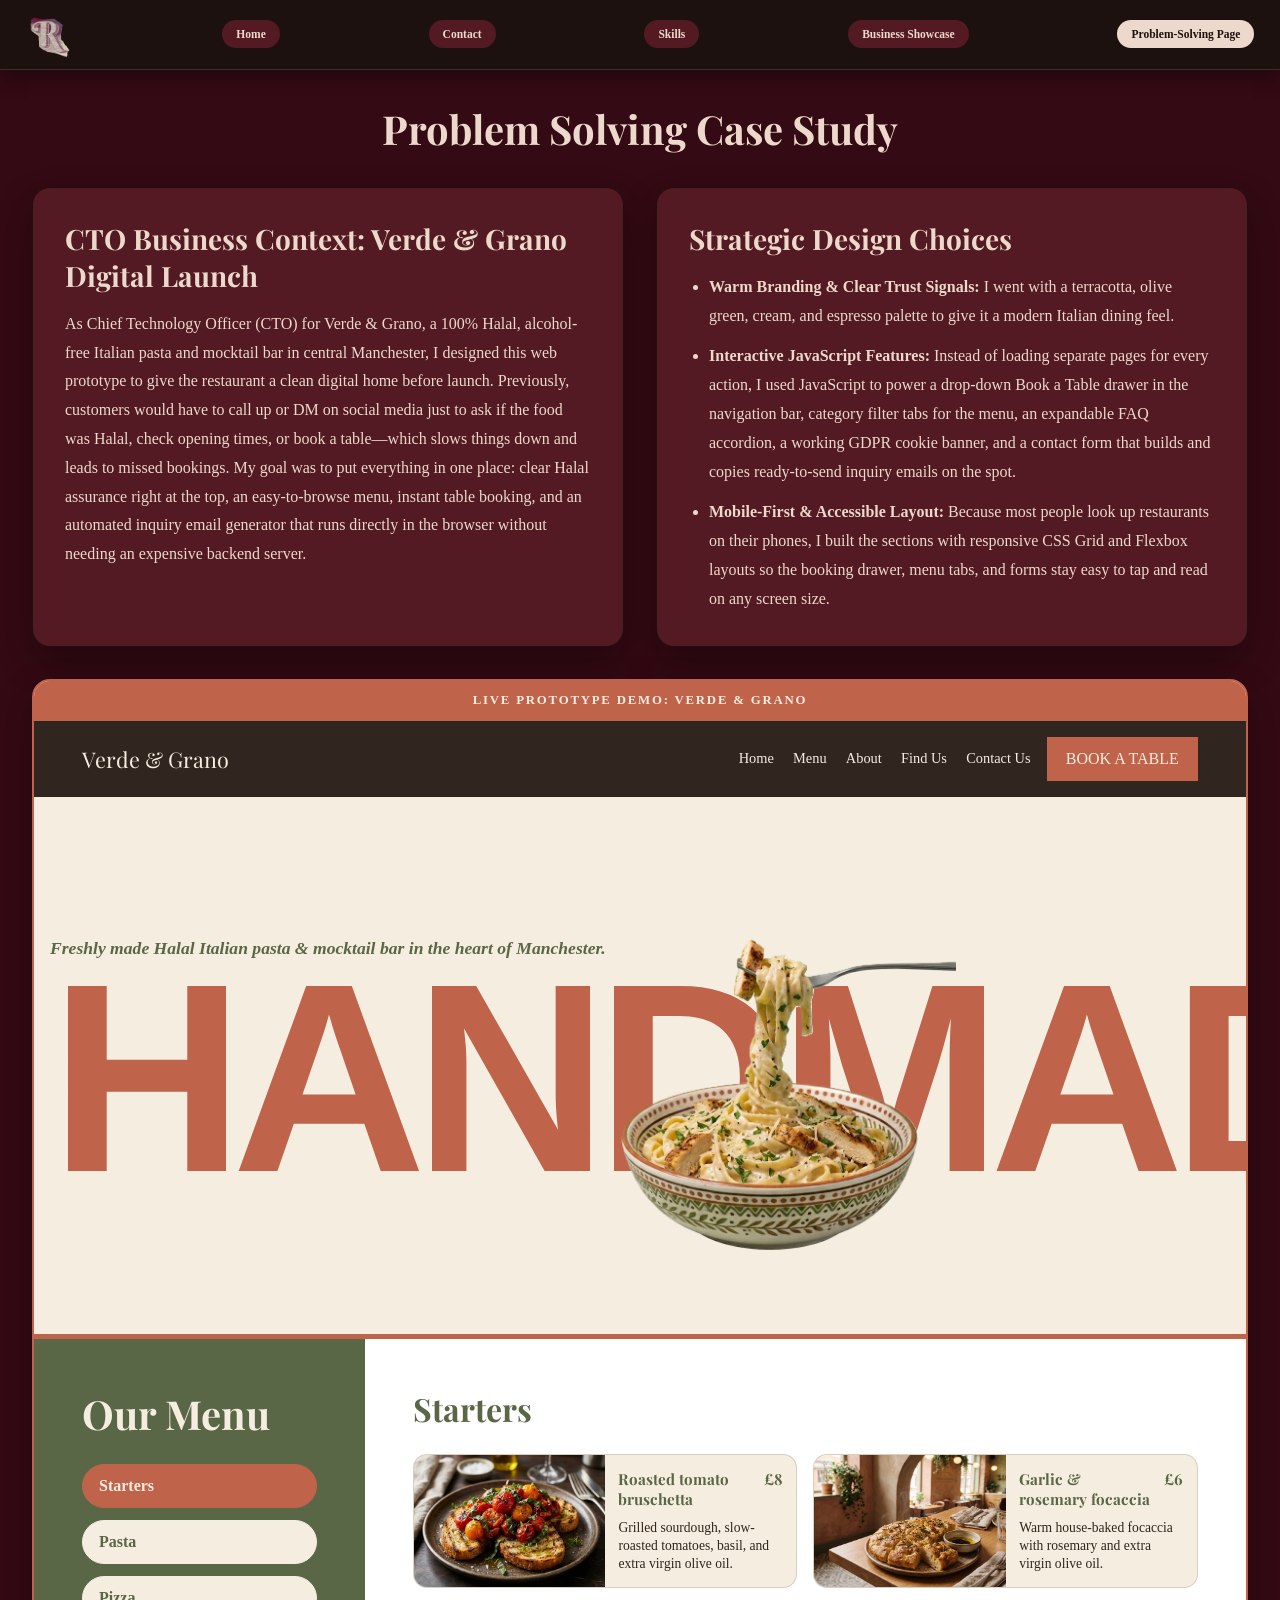
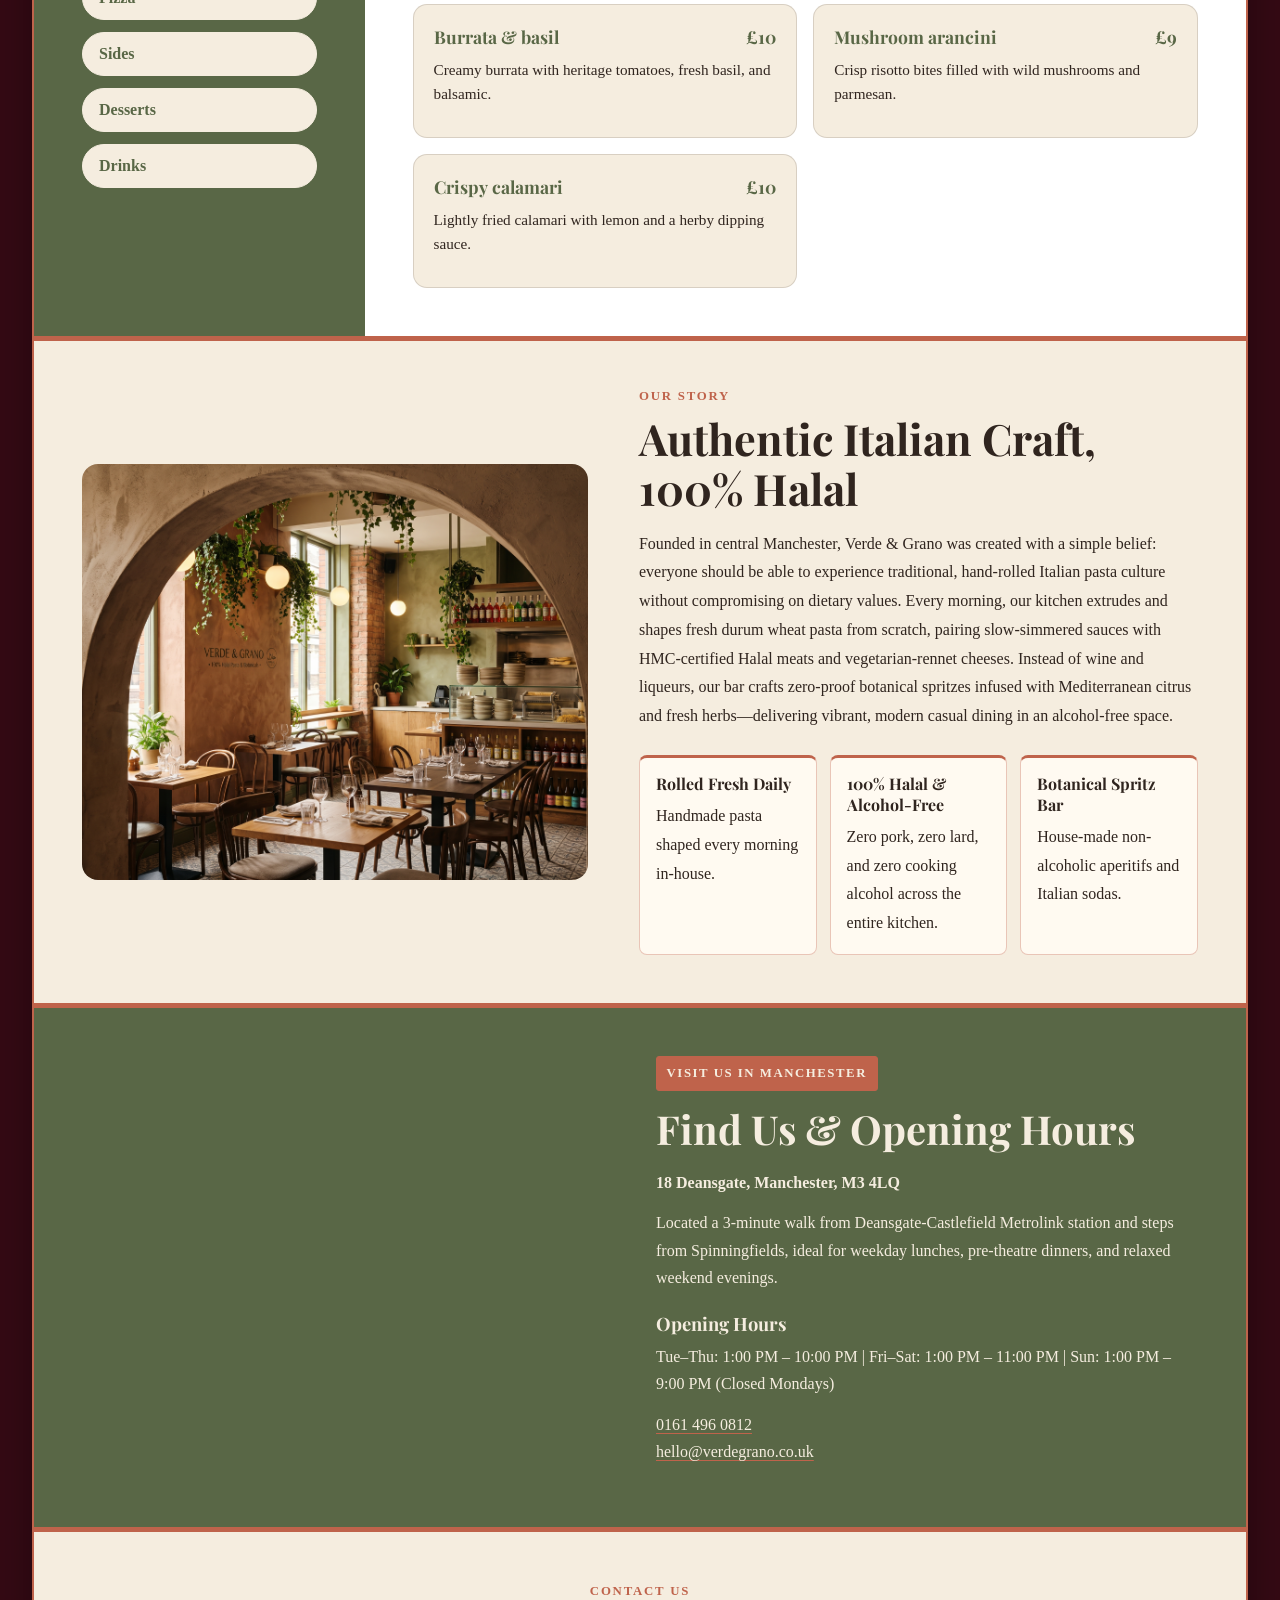
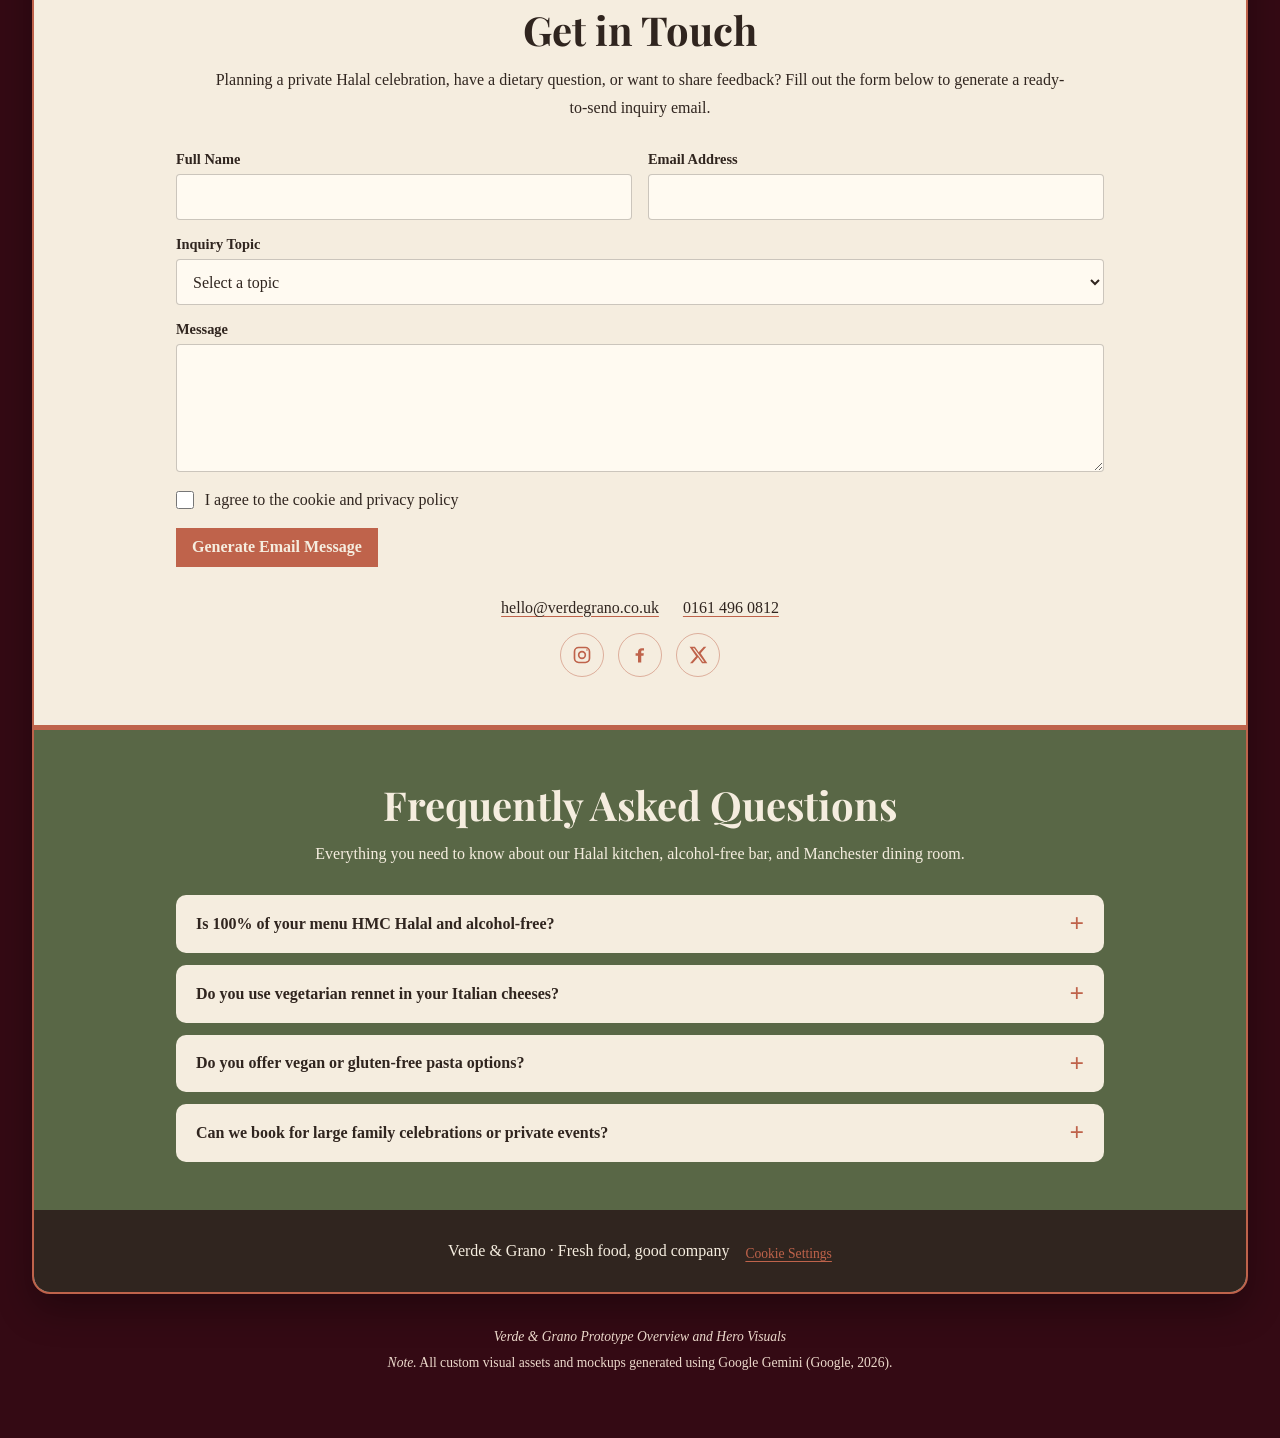
<file: Problem Solving.HTML>
<!DOCTYPE html>
<html lang="en">
<head>
    <meta charset="UTF-8">
    <meta name="viewport" content="width=device-width, initial-scale=1.0">
    <title>Problem Solving Case Study</title>
    <link rel="preconnect" href="https://fonts.googleapis.com">
    <link rel="preconnect" href="https://fonts.gstatic.com" crossorigin>
    <link href="https://fonts.googleapis.com/css2?family=Playfair+Display:wght@600;700&display=swap" rel="stylesheet">
    <link rel="stylesheet" href="navigation.css">
    <link rel="stylesheet" href="back-to-top.css">
    <style>
        * {
            box-sizing: border-box;
        }

        body {
            min-height: 100vh;
            margin: 0;
            background: #340A14;
            color: #ECD9CB;
            font-family: Georgia, serif;
        }

        h1,
        h2 {
            color: #ECD9CB;
            font-family: "Playfair Display", Georgia, serif;
        }

        main {
            display: grid;
            width: min(100% - 2rem, 76rem);
            gap: 2rem;
            margin: 2rem auto 4rem;
        }

        h1 {
            margin: 0;
            font-size: 2.5rem;
            text-align: center;
        }

        .case-study-grid {
            display: grid;
            grid-template-columns: repeat(2, minmax(0, 1fr));
            gap: 2rem;
        }

        .case-study-card {
            min-height: 18rem;
            padding: 2rem;
            border: 1px solid #1C110F;
            border-radius: 18px;
            background: #531A23;
            box-shadow: 0 16px 36px rgb(0 0 0 / 32%);
        }

        .case-study-card h2 {
            margin: 0 0 1rem;
            font-size: 1.75rem;
        }

        .case-study-card p {
            margin: 0;
            line-height: 1.8;
        }

        .case-study-card__choices {
            display: grid;
            gap: 0.75rem;
            margin: 0;
            padding-left: 1.25rem;
            line-height: 1.8;
        }

        .prototype-demo {
            --prototype-terracotta: #bf634b;
            --prototype-olive: #596746;
            --prototype-cream: #f5eddf;
            --prototype-espresso: #30251f;
            overflow: hidden;
            border: 2px solid var(--prototype-terracotta);
            border-radius: 18px;
            background: var(--prototype-cream);
            color: var(--prototype-espresso);
            box-shadow: 0 16px 36px rgb(0 0 0 / 32%);
        }

        .prototype-demo__label {
            margin: 0;
            padding: 0.8rem 1rem;
            background: var(--prototype-terracotta);
            color: var(--prototype-cream);
            font-family: Georgia, serif;
            font-size: 0.8rem;
            font-weight: 700;
            letter-spacing: 0.14em;
            text-align: center;
        }

        .prototype-demo__header,
        .prototype-demo__footer {
            display: flex;
            align-items: center;
            justify-content: space-between;
            gap: 1rem;
            padding: 1rem clamp(1.25rem, 4vw, 3rem);
            background: var(--prototype-espresso);
            color: var(--prototype-cream);
        }

        .prototype-demo__brand {
            margin: 0;
            color: var(--prototype-cream);
            font-family: "Playfair Display", Georgia, serif;
            font-size: 1.35rem;
            white-space: nowrap;
        }

        .prototype-demo__nav {
            display: flex;
            flex: 1;
            align-items: center;
            justify-content: flex-end;
            gap: clamp(0.75rem, 1.5vw, 1.25rem);
        }

        .prototype-demo__nav a {
            display: inline-block;
            padding: 0.55rem 0;
            color: var(--prototype-cream);
            font-size: 0.9rem;
            text-decoration: none;
            white-space: nowrap;
            transition: color 160ms ease;
        }

        .prototype-demo__nav a:hover,
        .prototype-demo__nav a:focus-visible {
            color: var(--prototype-terracotta);
        }

        .prototype-demo__hero {
            position: relative;
            display: grid;
            height: clamp(30rem, 42vw, 38rem);
            place-items: center;
            overflow: hidden;
            padding: clamp(1rem, 3vw, 2rem);
            background: var(--prototype-cream);
        }

        .prototype-demo__button {
            display: inline-block;
            padding: 0.8rem 1.2rem;
            border-radius: 999px;
            background: var(--prototype-olive);
            color: var(--prototype-cream);
            font-weight: 700;
            text-decoration: none;
        }

        .prototype-demo__button:hover,
        .prototype-demo__button:focus-visible {
            background: var(--prototype-terracotta);
        }

        .prototype-demo__button--terracotta {
            flex: 0 0 auto;
            border-radius: 0;
            background: var(--prototype-terracotta);
            white-space: nowrap;
        }

        .prototype-demo__button--terracotta:hover,
        .prototype-demo__button--terracotta:focus-visible {
            background: var(--prototype-olive);
        }

        .prototype-demo__booking-toggle {
            border: 0;
            cursor: pointer;
            font: inherit;
            text-transform: uppercase;
        }

        .prototype-demo__booking-drawer {
            display: flex;
            width: 100%;
            flex-wrap: wrap;
            align-items: flex-end;
            gap: 1rem;
            max-height: 0;
            overflow: hidden;
            padding: 0 clamp(1.25rem, 4vw, 3rem);
            background: var(--prototype-olive);
            color: var(--prototype-cream);
            opacity: 0;
            transition: max-height 280ms ease, opacity 200ms ease, padding-block 280ms ease;
        }

        .prototype-demo__booking-drawer[hidden] {
            display: none;
        }

        .prototype-demo__booking-drawer.is-open {
            max-height: 48rem;
            padding-block: 1.25rem;
            opacity: 1;
        }

        .prototype-demo__booking-form {
            display: flex;
            width: 100%;
            flex-wrap: wrap;
            align-items: flex-end;
            gap: 1rem;
        }

        .prototype-demo__booking-field {
            display: grid;
            min-width: min(100%, 8rem);
            flex: 1 1 8rem;
            gap: 0.4rem;
        }

        .prototype-demo__booking-field--name,
        .prototype-demo__booking-field--email {
            flex-basis: 12rem;
        }

        .prototype-demo__booking-consent {
            display: flex;
            min-width: min(100%, 16rem);
            flex: 2 1 16rem;
            align-items: center;
            gap: 0.6rem;
            padding-bottom: 0.7rem;
            color: var(--prototype-cream);
        }

        .prototype-demo__booking-consent input {
            width: 1.15rem;
            min-height: 1.15rem;
            flex: 0 0 auto;
            accent-color: var(--prototype-terracotta);
        }

        .prototype-demo__booking-consent label {
            line-height: 1.5;
        }

        .prototype-demo__booking-field label {
            color: var(--prototype-cream);
            font-size: 0.9rem;
            font-weight: 700;
        }

        .prototype-demo__booking-field input,
        .prototype-demo__booking-field select {
            width: 100%;
            min-width: 0;
            min-height: 2.8rem;
            padding: 0.55rem 0.7rem;
            border: 1px solid rgb(48 37 31 / 25%);
            border-radius: 4px;
            background: #fffaf1;
            color: var(--prototype-espresso);
            font: inherit;
        }

        .prototype-demo__booking-submit {
            min-height: 2.8rem;
            padding: 0.7rem 1.2rem;
            border: 0;
            border-radius: 0;
            background: var(--prototype-terracotta);
            color: var(--prototype-cream);
            cursor: pointer;
            font: inherit;
            font-weight: 700;
        }

        .prototype-demo__booking-submit:hover,
        .prototype-demo__booking-submit:focus-visible {
            background: var(--prototype-espresso);
        }

        .prototype-demo__reservation-message {
            width: 100%;
            padding: 1rem;
            border-radius: 8px;
            background: var(--prototype-cream);
            color: var(--prototype-espresso);
        }

        .prototype-demo__reservation-message p {
            margin: 0;
            color: var(--prototype-espresso);
            line-height: 1.6;
        }

        .prototype-demo__contact-form {
            display: grid;
            gap: 1rem;
            max-width: 58rem;
            margin: 0 auto;
        }

        .prototype-demo__contact-fields {
            display: grid;
            grid-template-columns: repeat(2, minmax(0, 1fr));
            gap: 1rem;
        }

        .prototype-demo__contact-field {
            display: grid;
            gap: 0.35rem;
        }

        .prototype-demo__contact-field--wide {
            grid-column: 1 / -1;
        }

        .prototype-demo__contact-field label {
            color: var(--prototype-espresso);
            font-size: 0.9rem;
            font-weight: 700;
        }

        .prototype-demo__contact-field input,
        .prototype-demo__contact-field select,
        .prototype-demo__contact-field textarea {
            box-sizing: border-box;
            width: 100%;
            min-height: 2.9rem;
            padding: 0.65rem 0.75rem;
            border: 1px solid rgb(48 37 31 / 25%);
            border-radius: 4px;
            background: #fffaf1;
            color: var(--prototype-espresso);
            font: inherit;
        }

        .prototype-demo__contact-field textarea {
            min-height: 8rem;
            resize: vertical;
        }

        .prototype-demo__contact-consent {
            display: flex;
            align-items: flex-start;
            gap: 0.65rem;
            color: var(--prototype-espresso);
        }

        .prototype-demo__contact-consent input {
            width: 1.15rem;
            height: 1.15rem;
            flex: 0 0 auto;
            margin: 0.2rem 0 0;
            accent-color: var(--prototype-terracotta);
        }

        .prototype-demo__contact-consent label {
            line-height: 1.5;
        }

        .prototype-demo__contact-submit,
        .prototype-demo__contact-mailto,
        .prototype-demo__contact-copy {
            display: inline-block;
            width: fit-content;
            padding: 0.65rem 1rem;
            border: 0;
            background: var(--prototype-terracotta);
            color: var(--prototype-cream);
            cursor: pointer;
            font: inherit;
            font-weight: 700;
            text-decoration: none;
        }

        .prototype-demo__contact-submit:hover,
        .prototype-demo__contact-submit:focus-visible,
        .prototype-demo__contact-mailto:hover,
        .prototype-demo__contact-mailto:focus-visible,
        .prototype-demo__contact-copy:hover,
        .prototype-demo__contact-copy:focus-visible {
            background: var(--prototype-espresso);
        }

        .prototype-demo__contact-output-actions {
            display: flex;
            flex-wrap: wrap;
            gap: 0.75rem;
            align-items: center;
        }

        .prototype-demo__contact-copy-status {
            margin: 0.75rem 0 0;
            color: var(--prototype-espresso);
            line-height: 1.5;
        }

        .prototype-demo__contact-output {
            max-width: 58rem;
            margin: 1.25rem auto 0;
            padding: 1rem;
            border: 1px solid rgb(191 99 75 / 40%);
            border-top: 3px solid var(--prototype-terracotta);
            border-radius: 8px;
            background: #fffaf1;
            color: var(--prototype-espresso);
        }

        .prototype-demo__contact-output h3 {
            margin: 0 0 0.65rem;
            color: var(--prototype-espresso);
            font-family: "Playfair Display", Georgia, serif;
        }

        .prototype-demo__contact-preview {
            margin: 0 0 0.75rem;
            white-space: pre-wrap;
            overflow-wrap: anywhere;
            line-height: 1.65;
        }

        .prototype-demo__contact-info {
            display: grid;
            justify-items: center;
            gap: 1rem;
            margin: 2rem auto 0;
            text-align: center;
        }

        .prototype-demo__contact-info-links {
            display: flex;
            flex-wrap: wrap;
            justify-content: center;
            gap: 0.6rem 1.5rem;
        }

        .prototype-demo__contact-info a {
            color: var(--prototype-espresso);
            text-decoration-color: var(--prototype-terracotta);
            text-underline-offset: 0.2em;
        }

        .prototype-demo__contact-socials {
            display: flex;
            justify-content: center;
            gap: 0.85rem;
            margin: 0;
            padding: 0;
            list-style: none;
        }

        .prototype-demo__contact-socials a {
            display: grid;
            width: 2.75rem;
            height: 2.75rem;
            place-items: center;
            border: 1px solid rgb(191 99 75 / 45%);
            border-radius: 50%;
            color: var(--prototype-terracotta);
        }

        .prototype-demo__contact-socials a:hover,
        .prototype-demo__contact-socials a:focus-visible {
            background: var(--prototype-terracotta);
            color: var(--prototype-cream);
        }

        .prototype-demo__contact-socials svg {
            width: 1.25rem;
            height: 1.25rem;
            fill: currentColor;
        }

        @media (prefers-reduced-motion: reduce) {
            .prototype-demo__booking-drawer,
            .prototype-demo__faq-answer,
            .cookie-consent-banner {
                transition: none;
            }
        }

        .prototype-demo__hero-art {
            position: absolute;
            inset: 0;
            display: grid;
            width: 100%;
            height: 100%;
            min-width: 0;
            place-items: center;
            isolation: isolate;
        }

        .prototype-demo__hero-copy {
            position: relative;
            grid-area: 1 / 1;
            width: max-content;
            max-width: calc(100% - 2rem);
        }

        .prototype-demo__hero-tagline {
            position: relative;
            z-index: 2;
            width: 49%;
            margin: 0 0 0.35rem;
            color: var(--prototype-olive);
            font-family: "Segoe Print", "Bradley Hand", cursive;
            font-size: clamp(0.75rem, 1.4vw, 1.1rem);
            font-style: italic;
            font-weight: 600;
            line-height: 1.15;
        }

        .prototype-demo__hero-word {
            position: relative;
            z-index: 0;
            margin: 0;
            padding: 0;
            color: var(--prototype-terracotta);
            font-family: Impact, Haettenschweiler, "Arial Narrow Bold", sans-serif;
            font-size: clamp(3rem, 21vw, 17rem);
            font-weight: 900;
            letter-spacing: -0.045em;
            line-height: 0.85;
            text-align: center;
            white-space: nowrap;
            opacity: 1;
        }

        .prototype-demo__hero-art img {
            position: relative;
            grid-area: 1 / 1;
            z-index: 1;
            display: block;
            width: auto;
            height: clamp(24rem, 39vw, 31.25rem);
            max-width: 80%;
            object-fit: contain;
        }

        .prototype-demo__menu,
        .prototype-demo__story,
        .prototype-demo__find-us,
        .prototype-demo__contact,
        .prototype-demo__faq {
            padding: clamp(1.5rem, 4vw, 3rem);
            border-top: 5px solid var(--prototype-terracotta);
        }

        .prototype-demo__menu {
            display: grid;
            grid-template-columns: minmax(13rem, 0.75fr) minmax(0, 2fr);
            padding: 0;
            background: #fff;
        }

        .prototype-demo__menu-sidebar {
            display: flex;
            flex-direction: column;
            gap: 1.5rem;
            padding: clamp(1.5rem, 4vw, 3rem);
            background: var(--prototype-olive);
            color: var(--prototype-cream);
        }

        .prototype-demo__menu-title {
            margin: 0;
            color: var(--prototype-cream);
            font-family: "Playfair Display", Georgia, serif;
            font-size: clamp(1.8rem, 4vw, 2.5rem);
        }

        .prototype-demo__menu-categories {
            display: grid;
            gap: 0.75rem;
        }

        .prototype-demo__menu-category {
            min-height: 2.75rem;
            padding: 0.7rem 1rem;
            border: 1px solid var(--prototype-cream);
            border-radius: 999px;
            background: var(--prototype-cream);
            color: var(--prototype-olive);
            cursor: pointer;
            font: inherit;
            font-weight: 700;
            text-align: left;
        }

        .prototype-demo__menu-category[aria-pressed="true"],
        .prototype-demo__menu-category:hover {
            border-color: var(--prototype-terracotta);
            background: var(--prototype-terracotta);
            color: var(--prototype-cream);
        }

        .prototype-demo__menu-category:focus-visible {
            outline: 3px solid var(--prototype-cream);
            outline-offset: 3px;
        }

        .prototype-demo__menu-content {
            min-width: 0;
            padding: clamp(1.5rem, 4vw, 3rem);
            background: #fff;
        }

        .prototype-demo__menu-category-title {
            margin: 0 0 1.5rem;
            color: var(--prototype-olive);
            font-family: "Playfair Display", Georgia, serif;
            font-size: clamp(1.5rem, 3vw, 2rem);
        }

        .prototype-demo__menu-grid {
            display: grid;
            grid-template-columns: repeat(2, minmax(0, 1fr));
            grid-auto-rows: 1fr;
            gap: 1rem;
        }

        .prototype-demo__dish {
            padding: 1.25rem;
            border: 1px solid rgb(48 37 31 / 15%);
            border-radius: 14px;
            background: var(--prototype-cream);
        }

        .prototype-demo__dish--with-image {
            position: relative;
            overflow: hidden;
            padding: 0;
        }

        .prototype-demo__dish-image-wrap {
            position: absolute;
            inset: 0 auto 0 0;
            width: 50%;
            overflow: hidden;
        }

        .prototype-demo__dish-image {
            display: block;
            width: 100%;
            height: 100%;
            object-fit: cover;
        }

        .prototype-demo__dish-content {
            min-width: 0;
            margin-left: 50%;
            padding: 0.85rem;
        }

        .prototype-demo__dish h4 {
            display: flex;
            justify-content: space-between;
            gap: 0.75rem;
            margin: 0 0 0.6rem;
            color: var(--prototype-olive);
            font-family: "Playfair Display", Georgia, serif;
            font-size: 1.1rem;
        }

        .prototype-demo__dish h4 span:first-child {
            min-width: 0;
        }

        .prototype-demo__dish h4 span:last-child {
            flex: 0 0 auto;
            white-space: nowrap;
        }

        .prototype-demo__dish p {
            margin: 0;
            font-size: 0.95rem;
            line-height: 1.6;
        }

        .prototype-demo__dish-content h4 {
            font-size: 0.95rem;
        }

        .prototype-demo__dish-content p {
            font-size: 0.85rem;
            line-height: 1.35;
        }

        .prototype-demo__story {
            display: grid;
            grid-template-columns: minmax(0, 0.95fr) minmax(0, 1.05fr);
            align-items: center;
            gap: clamp(1.5rem, 4vw, 3.5rem);
            background: var(--prototype-cream);
            color: var(--prototype-espresso);
        }

        .prototype-demo__story-image {
            min-width: 0;
            min-height: 26rem;
            margin: 0;
        }

        .prototype-demo__story-image img {
            display: block;
            width: 100%;
            height: 100%;
            min-height: 26rem;
            border-radius: 16px;
            object-fit: cover;
        }

        .prototype-demo__story-content {
            min-width: 0;
        }

        .prototype-demo__story-eyebrow {
            margin: 0 0 0.65rem;
            color: var(--prototype-terracotta);
            font-size: 0.8rem;
            font-weight: 700;
            letter-spacing: 0.14em;
        }

        .prototype-demo__story-title {
            margin: 0 0 1rem;
            color: var(--prototype-espresso);
            font-family: "Playfair Display", Georgia, serif;
            font-size: clamp(1.8rem, 3.4vw, 2.7rem);
            line-height: 1.15;
        }

        .prototype-demo__story-copy {
            margin: 0;
            line-height: 1.8;
        }

        .prototype-demo__story-highlights {
            display: grid;
            grid-template-columns: repeat(3, minmax(0, 1fr));
            gap: 0.8rem;
            margin-top: 1.5rem;
        }

        .prototype-demo__story-highlight {
            padding: 1rem;
            border: 1px solid rgb(191 99 75 / 35%);
            border-top: 3px solid var(--prototype-terracotta);
            border-radius: 8px;
            background: #fffaf1;
        }

        .prototype-demo__story-highlight h3 {
            margin: 0 0 0.45rem;
            color: var(--prototype-espresso);
            font-family: "Playfair Display", Georgia, serif;
            font-size: 1rem;
            line-height: 1.3;
        }

        .prototype-demo__story-highlight p {
            margin: 0;
            line-height: 1.8;
        }

        .prototype-demo__find-us {
            display: grid;
            grid-template-columns: 1fr 1fr;
            align-items: center;
            gap: 2rem;
            background: var(--prototype-olive);
            color: var(--prototype-cream);
        }

        .prototype-demo__find-us-map {
            display: block;
            width: 100%;
            min-height: 22rem;
            border: 0;
            border-radius: 14px;
        }

        .prototype-demo__find-us-eyebrow {
            display: inline-block;
            margin: 0 0 0.8rem;
            padding: 0.35rem 0.6rem;
            border: 1px solid var(--prototype-terracotta);
            border-radius: 3px;
            background: var(--prototype-terracotta);
            color: var(--prototype-cream);
            font-size: 0.8rem;
            font-weight: 700;
            letter-spacing: 0.12em;
        }

        .prototype-demo__find-us h2 {
            margin: 0 0 1rem;
            color: var(--prototype-cream);
            font-family: "Playfair Display", Georgia, serif;
            font-size: clamp(1.8rem, 3.4vw, 2.5rem);
            line-height: 1.2;
        }

        .prototype-demo__find-us h3 {
            margin: 1.25rem 0 0.45rem;
            color: var(--prototype-cream);
            font-family: "Playfair Display", Georgia, serif;
            font-size: 1.15rem;
        }

        .prototype-demo__find-us p {
            margin: 0 0 0.85rem;
            line-height: 1.7;
        }

        .prototype-demo__find-us a:not(.prototype-demo__find-us-social) {
            color: var(--prototype-cream);
            text-decoration-color: var(--prototype-terracotta);
            text-underline-offset: 0.2em;
        }

        .prototype-demo__find-us-socials {
            display: flex;
            flex-wrap: wrap;
            gap: 0.65rem;
            margin-top: 1.25rem;
        }

        .prototype-demo__find-us-social {
            display: inline-block;
            padding: 0.65rem 0.9rem;
            border: 1px solid var(--prototype-terracotta);
            border-radius: 4px;
            background: var(--prototype-terracotta);
            color: var(--prototype-cream);
            font-weight: 700;
            text-decoration: none;
        }

        .prototype-demo__find-us-social:hover,
        .prototype-demo__find-us-social:focus-visible {
            border-color: var(--prototype-cream);
            background: var(--prototype-cream);
            color: var(--prototype-olive);
        }

        .prototype-demo__contact {
            background: var(--prototype-cream);
            color: var(--prototype-espresso);
        }

        .prototype-demo__contact h2 {
            margin: 0 0 0.6rem;
            color: var(--prototype-espresso);
            font-family: "Playfair Display", Georgia, serif;
            font-size: clamp(1.8rem, 4vw, 2.5rem);
        }

        .prototype-demo__contact-intro {
            max-width: 54rem;
            margin: 0 auto 1.75rem;
            text-align: center;
        }

        .prototype-demo__contact-intro p {
            margin: 0;
            line-height: 1.8;
        }

        .prototype-demo__contact-eyebrow {
            margin: 0 0 0.5rem;
            color: var(--prototype-terracotta);
            font-size: 0.8rem;
            font-weight: 700;
            letter-spacing: 0.14em;
        }

        .prototype-demo__faq {
            background: var(--prototype-olive);
            color: var(--prototype-cream);
        }

        .prototype-demo__faq h2 {
            margin: 0 0 0.6rem;
            color: var(--prototype-cream);
            font-family: "Playfair Display", Georgia, serif;
            font-size: clamp(1.8rem, 4vw, 2.5rem);
            text-align: center;
        }

        .prototype-demo__faq-intro {
            max-width: 48rem;
            margin: 0 auto 1.75rem;
            color: var(--prototype-cream);
            line-height: 1.7;
            text-align: center;
        }

        .prototype-demo__faq-list {
            display: grid;
            gap: 0.75rem;
            max-width: 58rem;
            margin: 0 auto;
        }

        .prototype-demo__faq-item {
            overflow: hidden;
            border-radius: 10px;
            background: var(--prototype-cream);
            color: var(--prototype-espresso);
        }

        .prototype-demo__faq-item h3 {
            margin: 0;
            font-size: 1rem;
        }

        .prototype-demo__faq-question {
            display: flex;
            width: 100%;
            align-items: center;
            justify-content: space-between;
            gap: 1rem;
            padding: 1rem 1.25rem;
            border: 0;
            background: transparent;
            color: var(--prototype-espresso);
            cursor: pointer;
            font: inherit;
            font-weight: 700;
            text-align: left;
        }

        .prototype-demo__faq-question:focus-visible {
            outline: 3px solid var(--prototype-terracotta);
            outline-offset: -3px;
        }

        .prototype-demo__faq-icon {
            flex: 0 0 auto;
            color: var(--prototype-terracotta);
            font-size: 1.6rem;
            line-height: 1;
        }

        .prototype-demo__faq-answer {
            display: grid;
            grid-template-rows: 0fr;
            opacity: 0;
            transition: grid-template-rows 260ms ease, opacity 200ms ease;
        }

        .prototype-demo__faq-answer[hidden] {
            display: none;
        }

        .prototype-demo__faq-answer.is-open {
            grid-template-rows: 1fr;
            opacity: 1;
        }

        .prototype-demo__faq-answer-inner {
            min-height: 0;
            overflow: hidden;
        }

        .prototype-demo__faq-answer p {
            margin: 0;
            padding: 0 1.25rem 1.25rem;
            color: var(--prototype-espresso);
            line-height: 1.7;
        }

        .prototype-demo__footer {
            justify-content: center;
            text-align: center;
        }

        .prototype-demo__cookie-settings {
            display: inline-block;
            margin-top: 0.35rem;
            color: var(--prototype-terracotta);
            font-size: 0.85rem;
            text-underline-offset: 0.2em;
        }

        .prototype-attribution {
            display: grid;
            gap: 0.3rem;
            margin: 0;
            color: #ECD9CB;
            font-size: 0.85rem;
            line-height: 1.6;
            text-align: center;
        }

        .prototype-attribution p {
            margin: 0;
        }

        .cookie-consent-banner {
            --cookie-espresso: #30251f;
            --cookie-cream: #f5eddf;
            --cookie-terracotta: #bf634b;
            --cookie-olive: #596746;
            position: fixed;
            z-index: 1000;
            bottom: var(--cookie-banner-bottom, 1rem);
            left: var(--cookie-banner-left, 50%);
            box-sizing: border-box;
            width: var(--cookie-banner-width, min(92%, 960px));
            max-height: calc(100vh - 2rem);
            overflow-y: auto;
            padding: 1.25rem 1.5rem;
            transform: translateX(-50%);
            border-top: 4px solid var(--cookie-terracotta);
            border-radius: 14px;
            background: var(--cookie-espresso);
            box-shadow: 0 12px 32px rgb(0 0 0 / 35%);
            color: var(--cookie-cream);
            transition: opacity 220ms ease, transform 220ms ease;
        }

        .cookie-consent-banner[hidden] {
            display: none;
        }

        .cookie-consent-banner.is-outside-prototype {
            visibility: hidden;
            pointer-events: none;
        }

        .cookie-consent-banner.is-dismissed {
            pointer-events: none;
            opacity: 0;
            transform: translate(-50%, 1rem);
        }

        .cookie-consent-banner h2 {
            margin: 0 0 0.5rem;
            color: var(--cookie-cream);
            font-family: "Playfair Display", Georgia, serif;
            font-size: 1.35rem;
        }

        .cookie-consent-banner__description {
            margin: 0 0 1rem;
            line-height: 1.6;
        }

        .cookie-consent-banner__preferences {
            display: flex;
            flex-wrap: wrap;
            gap: 0.65rem 1.25rem;
            margin: 0 0 1rem;
            padding: 0;
            border: 0;
        }

        .cookie-consent-banner__preferences legend {
            width: 100%;
            margin-bottom: 0.5rem;
            font-weight: 700;
        }

        .cookie-consent-banner__preferences label {
            display: inline-flex;
            align-items: center;
            gap: 0.4rem;
            font-size: 0.9rem;
        }

        .cookie-consent-banner__preferences input {
            width: 1rem;
            height: 1rem;
            margin: 0;
            accent-color: var(--cookie-terracotta);
        }

        .cookie-consent-banner__actions {
            display: flex;
            flex-wrap: wrap;
            gap: 0.65rem;
        }

        .cookie-consent-banner__button {
            min-height: 2.75rem;
            padding: 0.65rem 0.9rem;
            border: 1px solid transparent;
            border-radius: 5px;
            color: var(--cookie-cream);
            cursor: pointer;
            font: inherit;
            font-weight: 700;
        }

        .cookie-consent-banner__button--all {
            background: var(--cookie-terracotta);
        }

        .cookie-consent-banner__button--selected {
            background: var(--cookie-olive);
        }

        .cookie-consent-banner__button--reject {
            border-color: var(--cookie-cream);
            background: transparent;
        }

        .cookie-consent-banner__button:hover,
        .cookie-consent-banner__button:focus-visible {
            outline: 2px solid var(--cookie-cream);
            outline-offset: 2px;
            filter: brightness(1.12);
        }

        .cookie-consent-banner__status {
            margin: 0 0 0.75rem;
            color: var(--cookie-cream);
            font-size: 0.9rem;
        }

        @media (max-width: 700px) {
            .case-study-grid {
                grid-template-columns: 1fr;
            }

            .prototype-demo__hero {
                height: 26rem;
            }

            .prototype-demo__hero-art img {
                width: 82%;
                height: 22rem;
                max-width: 82%;
            }

            .prototype-demo__hero-word {
                font-size: clamp(1.75rem, 10vw, 2.4rem);
            }

            .prototype-demo__header {
                align-items: flex-start;
                flex-direction: column;
            }

            .prototype-demo__menu {
                grid-template-columns: 1fr;
            }

            .prototype-demo__story {
                grid-template-columns: 1fr;
            }

            .prototype-demo__story-image,
            .prototype-demo__story-image img {
                min-height: 0;
            }

            .prototype-demo__story-image img {
                aspect-ratio: 4 / 3;
            }

            .prototype-demo__story-highlights {
                grid-template-columns: 1fr;
            }

            .prototype-demo__menu-grid {
                grid-template-columns: 1fr;
            }

            .prototype-demo__menu-categories {
                grid-template-columns: repeat(2, minmax(0, 1fr));
            }

            .prototype-demo__find-us {
                grid-template-columns: 1fr;
            }

            .prototype-demo__contact-fields {
                grid-template-columns: 1fr;
            }

            .cookie-consent-banner {
                padding: 1rem;
            }

            .cookie-consent-banner__actions {
                display: grid;
                grid-template-columns: 1fr;
            }

            .cookie-consent-banner__button {
                width: 100%;
            }
        }
    </style>
</head>
<body>
    <nav class="site-nav" aria-label="Main navigation">
        <a class="site-nav__brand" href="Index.HTML" aria-label="Home"><img src="images/logo.png" alt="Ria Redman logo"></a>
        <a class="site-nav__link" href="Index.HTML">Home</a>
        <a class="site-nav__link" href="Contact.HTML">Contact</a>
        <a class="site-nav__link" href="Skills.HTML">Skills</a>
        <a class="site-nav__link" href="Business%20Showcase.HTML">Business Showcase</a>
        <a class="site-nav__link" href="Problem%20Solving.HTML" aria-current="page">Problem-Solving Page</a>
    </nav>
    <main>
        <h1>Problem Solving Case Study</h1>
        <section class="case-study-grid" aria-label="Case study details">
            <article class="case-study-card" aria-labelledby="business-context-title">
                <h2 id="business-context-title">CTO Business Context: Verde &amp; Grano Digital Launch</h2>
                <p>As Chief Technology Officer (CTO) for Verde &amp; Grano, a 100% Halal, alcohol-free Italian pasta and mocktail bar in central Manchester, I designed this web prototype to give the restaurant a clean digital home before launch. Previously, customers would have to call up or DM on social media just to ask if the food was Halal, check opening times, or book a table—which slows things down and leads to missed bookings. My goal was to put everything in one place: clear Halal assurance right at the top, an easy-to-browse menu, instant table booking, and an automated inquiry email generator that runs directly in the browser without needing an expensive backend server.</p>
            </article>
            <article class="case-study-card" aria-labelledby="design-choices-title">
                <h2 id="design-choices-title">Strategic Design Choices</h2>
                <ul class="case-study-card__choices">
                    <li><strong>Warm Branding &amp; Clear Trust Signals:</strong> I went with a terracotta, olive green, cream, and espresso palette to give it a modern Italian dining feel.</li>
                    <li><strong>Interactive JavaScript Features:</strong> Instead of loading separate pages for every action, I used JavaScript to power a drop-down Book a Table drawer in the navigation bar, category filter tabs for the menu, an expandable FAQ accordion, a working GDPR cookie banner, and a contact form that builds and copies ready-to-send inquiry emails on the spot.</li>
                    <li><strong>Mobile-First &amp; Accessible Layout:</strong> Because most people look up restaurants on their phones, I built the sections with responsive CSS Grid and Flexbox layouts so the booking drawer, menu tabs, and forms stay easy to tap and read on any screen size.</li>
                </ul>
            </article>
        </section>
        <section class="prototype-demo" aria-labelledby="prototype-demo-title">
            <p class="prototype-demo__label" id="prototype-demo-title">LIVE PROTOTYPE DEMO: VERDE &amp; GRANO</p>
            <header class="prototype-demo__header">
                <p class="prototype-demo__brand">Verde &amp; Grano</p>
                <nav class="prototype-demo__nav" aria-label="Verde and Grano navigation">
                    <a href="#restaurant-home">Home</a>
                    <a href="#restaurant-menu">Menu</a>
                    <a href="#restaurant-about">About</a>
                    <a href="#restaurant-find-us">Find Us</a>
                    <a href="#restaurant-contact">Contact Us</a>
                </nav>
                <button class="prototype-demo__button prototype-demo__button--terracotta prototype-demo__booking-toggle" id="restaurant-booking-toggle" type="button" aria-controls="restaurant-booking-drawer" aria-expanded="false">Book A Table</button>
            </header>
            <section class="prototype-demo__booking-drawer" id="restaurant-booking-drawer" aria-label="Book a table" hidden>
                <form class="prototype-demo__booking-form" id="restaurant-booking-form">
                    <div class="prototype-demo__booking-field">
                        <label for="reservation-date">Date</label>
                        <input id="reservation-date" name="date" type="date" required>
                    </div>
                    <div class="prototype-demo__booking-field">
                        <label for="reservation-time">Time</label>
                        <select id="reservation-time" name="time">
                            <option value="1:00 PM">1:00 PM</option>
                            <option value="2:00 PM">2:00 PM</option>
                            <option value="3:00 PM">3:00 PM</option>
                            <option value="4:00 PM">4:00 PM</option>
                            <option value="5:00 PM">5:00 PM</option>
                            <option value="6:00 PM" selected>6:00 PM</option>
                            <option value="7:00 PM">7:00 PM</option>
                            <option value="8:00 PM">8:00 PM</option>
                        </select>
                    </div>
                    <div class="prototype-demo__booking-field">
                        <label for="reservation-party-size">Party Size</label>
                        <select id="reservation-party-size" name="party-size">
                            <option value="1 Guest">1 Guest</option>
                            <option value="2 Guests" selected>2 Guests</option>
                            <option value="3 Guests">3 Guests</option>
                            <option value="4 Guests">4 Guests</option>
                            <option value="5 Guests">5 Guests</option>
                            <option value="6+ Guests">6+ Guests</option>
                        </select>
                    </div>
                    <div class="prototype-demo__booking-field prototype-demo__booking-field--name">
                        <label for="reservation-name">Name</label>
                        <input id="reservation-name" name="name" type="text" autocomplete="name" required>
                    </div>
                    <div class="prototype-demo__booking-field prototype-demo__booking-field--email">
                        <label for="reservation-email">Email</label>
                        <input id="reservation-email" name="email" type="email" autocomplete="email" required>
                    </div>
                    <div class="prototype-demo__booking-consent">
                        <input id="reservation-consent" name="consent" type="checkbox" required>
                        <label for="reservation-consent">I agree to the cookie policy and booking terms</label>
                    </div>
                    <button class="prototype-demo__booking-submit" type="submit">BOOK NOW</button>
                </form>
                <div class="prototype-demo__reservation-message" id="reservation-message" role="status" aria-live="polite" hidden>
                    <p id="reservation-confirmation"></p>
                </div>
            </section>
            <section class="prototype-demo__hero" id="restaurant-home" aria-labelledby="restaurant-hero-title">
                <div class="prototype-demo__hero-art">
                    <div class="prototype-demo__hero-copy">
                        <p class="prototype-demo__hero-tagline">Freshly made Halal Italian pasta &amp; mocktail bar in the heart of Manchester.</p>
                        <h2 class="prototype-demo__hero-word" id="restaurant-hero-title">HANDMADE</h2>
                    </div>
                    <img src="images/handmade-transparent.png" alt="Handmade pasta served on a fork above a bowl of pasta">
                </div>
            </section>
            <section class="prototype-demo__menu" id="restaurant-menu" aria-labelledby="restaurant-menu-title">
                <aside class="prototype-demo__menu-sidebar" aria-label="Menu categories">
                    <h2 class="prototype-demo__menu-title" id="restaurant-menu-title">Our Menu</h2>
                    <div class="prototype-demo__menu-categories" role="group" aria-label="Choose a menu category">
                        <button class="prototype-demo__menu-category" type="button" data-menu-category="Starters" aria-controls="restaurant-menu-items" aria-pressed="true">Starters</button>
                        <button class="prototype-demo__menu-category" type="button" data-menu-category="Pasta" aria-controls="restaurant-menu-items" aria-pressed="false">Pasta</button>
                        <button class="prototype-demo__menu-category" type="button" data-menu-category="Pizza" aria-controls="restaurant-menu-items" aria-pressed="false">Pizza</button>
                        <button class="prototype-demo__menu-category" type="button" data-menu-category="Sides" aria-controls="restaurant-menu-items" aria-pressed="false">Sides</button>
                        <button class="prototype-demo__menu-category" type="button" data-menu-category="Desserts" aria-controls="restaurant-menu-items" aria-pressed="false">Desserts</button>
                        <button class="prototype-demo__menu-category" type="button" data-menu-category="Drinks" aria-controls="restaurant-menu-items" aria-pressed="false">Drinks</button>
                    </div>
                </aside>
                <div class="prototype-demo__menu-content">
                    <h3 class="prototype-demo__menu-category-title" id="restaurant-menu-category-title" aria-live="polite">Starters</h3>
                    <div class="prototype-demo__menu-grid" id="restaurant-menu-items"></div>
                </div>
            </section>
            <section class="prototype-demo__story" id="restaurant-about" aria-labelledby="restaurant-story-title">
                <figure class="prototype-demo__story-image">
                    <img src="images/interior.jpg" alt="The Verde &amp; Grano dining room with warm lighting and natural details">
                </figure>
                <div class="prototype-demo__story-content">
                    <p class="prototype-demo__story-eyebrow">OUR STORY</p>
                    <h2 class="prototype-demo__story-title" id="restaurant-story-title">Authentic Italian Craft, 100% Halal</h2>
                    <p class="prototype-demo__story-copy">Founded in central Manchester, Verde &amp; Grano was created with a simple belief: everyone should be able to experience traditional, hand-rolled Italian pasta culture without compromising on dietary values. Every morning, our kitchen extrudes and shapes fresh durum wheat pasta from scratch, pairing slow-simmered sauces with HMC-certified Halal meats and vegetarian-rennet cheeses. Instead of wine and liqueurs, our bar crafts zero-proof botanical spritzes infused with Mediterranean citrus and fresh herbs—delivering vibrant, modern casual dining in an alcohol-free space.</p>
                    <div class="prototype-demo__story-highlights" role="group" aria-label="Our highlights">
                        <article class="prototype-demo__story-highlight">
                            <h3>Rolled Fresh Daily</h3>
                            <p>Handmade pasta shaped every morning in-house.</p>
                        </article>
                        <article class="prototype-demo__story-highlight">
                            <h3>100% Halal &amp; Alcohol-Free</h3>
                            <p>Zero pork, zero lard, and zero cooking alcohol across the entire kitchen.</p>
                        </article>
                        <article class="prototype-demo__story-highlight">
                            <h3>Botanical Spritz Bar</h3>
                            <p>House-made non-alcoholic aperitifs and Italian sodas.</p>
                        </article>
                    </div>
                </div>
            </section>
            <section class="prototype-demo__find-us" id="restaurant-find-us" aria-labelledby="restaurant-find-us-title">
                <iframe class="prototype-demo__find-us-map" src="https://www.google.com/maps?q=M3+4LQ,+Manchester&amp;output=embed" title="Map showing Deansgate, Manchester, M3 4LQ" loading="lazy"></iframe>
                <div class="prototype-demo__find-us-content">
                    <p class="prototype-demo__find-us-eyebrow">VISIT US IN MANCHESTER</p>
                    <h2 id="restaurant-find-us-title">Find Us &amp; Opening Hours</h2>
                    <p><strong>18 Deansgate, Manchester, M3 4LQ</strong></p>
                    <p>Located a 3-minute walk from Deansgate-Castlefield Metrolink station and steps from Spinningfields, ideal for weekday lunches, pre-theatre dinners, and relaxed weekend evenings.</p>
                    <h3>Opening Hours</h3>
                    <p>Tue–Thu: 1:00 PM – 10:00 PM | Fri–Sat: 1:00 PM – 11:00 PM | Sun: 1:00 PM – 9:00 PM (Closed Mondays)</p>
                    <p><a href="tel:+441614960812">0161 496 0812</a><br><a href="mailto:hello@verdegrano.co.uk">hello@verdegrano.co.uk</a></p>
                </div>
            </section>
            <section class="prototype-demo__contact" id="restaurant-contact" aria-labelledby="restaurant-contact-title">
                <div class="prototype-demo__contact-intro">
                    <p class="prototype-demo__contact-eyebrow">CONTACT US</p>
                    <h2 id="restaurant-contact-title">Get in Touch</h2>
                    <p>Planning a private Halal celebration, have a dietary question, or want to share feedback? Fill out the form below to generate a ready-to-send inquiry email.</p>
                </div>
                <form class="prototype-demo__contact-form" id="contact-email-form">
                    <div class="prototype-demo__contact-fields">
                        <div class="prototype-demo__contact-field">
                            <label for="contact-name">Full Name</label>
                            <input id="contact-name" name="name" type="text" autocomplete="name" required>
                        </div>
                        <div class="prototype-demo__contact-field">
                            <label for="contact-email">Email Address</label>
                            <input id="contact-email" name="email" type="email" autocomplete="email" required>
                        </div>
                        <div class="prototype-demo__contact-field prototype-demo__contact-field--wide">
                            <label for="contact-topic">Inquiry Topic</label>
                            <select id="contact-topic" name="topic" required>
                                <option value="" selected disabled>Select a topic</option>
                                <option value="General Question">General Question</option>
                                <option value="Private Dining &amp; Halal Catering">Private Dining &amp; Halal Catering</option>
                                <option value="Dietary &amp; Allergen Question">Dietary &amp; Allergen Question</option>
                                <option value="Customer Feedback">Customer Feedback</option>
                            </select>
                        </div>
                        <div class="prototype-demo__contact-field prototype-demo__contact-field--wide">
                            <label for="contact-msg">Message</label>
                            <textarea id="contact-msg" name="message" rows="4" required></textarea>
                        </div>
                    </div>
                    <div class="prototype-demo__contact-consent">
                        <input id="contact-consent" name="consent" type="checkbox" required>
                        <label for="contact-consent">I agree to the cookie and privacy policy</label>
                    </div>
                    <button class="prototype-demo__contact-submit" type="submit">Generate Email Message</button>
                </form>
                <div class="prototype-demo__contact-output" id="contact-email-output" role="status" aria-live="polite" hidden>
                    <h3>Email Preview</h3>
                    <p class="prototype-demo__contact-preview" id="contact-email-preview"></p>
                    <div class="prototype-demo__contact-output-actions">
                        <a class="prototype-demo__contact-mailto" id="contact-email-mailto" href="mailto:hello@verdegrano.co.uk">Open in Email Client</a>
                        <button class="prototype-demo__contact-copy" id="contact-email-copy" type="button">Copy Email to Clipboard</button>
                    </div>
                    <p class="prototype-demo__contact-copy-status" id="contact-email-copy-status"></p>
                </div>
                <footer class="prototype-demo__contact-info">
                    <div class="prototype-demo__contact-info-links">
                        <a href="mailto:hello@verdegrano.co.uk">hello@verdegrano.co.uk</a>
                        <a href="tel:+441614960812">0161 496 0812</a>
                    </div>
                    <ul class="prototype-demo__contact-socials" aria-label="Social media">
                        <li>
                            <a href="https://www.instagram.com/" target="_blank" rel="noopener noreferrer" aria-label="Instagram homepage">
                                <svg viewBox="0 0 24 24" aria-hidden="true">
                                    <rect x="3" y="3" width="18" height="18" rx="5" fill="none" stroke="currentColor" stroke-width="2"></rect>
                                    <circle cx="12" cy="12" r="4" fill="none" stroke="currentColor" stroke-width="2"></circle>
                                    <circle cx="18" cy="6" r="1" stroke="none"></circle>
                                </svg>
                            </a>
                        </li>
                        <li>
                            <a href="https://www.facebook.com/" target="_blank" rel="noopener noreferrer" aria-label="Facebook homepage">
                                <svg viewBox="0 0 24 24" aria-hidden="true">
                                    <path d="M13.5 21v-8h2.7l.4-3h-3.1V8.1c0-.9.3-1.5 1.6-1.5h1.7V3.9c-.3 0-1.4-.1-2.7-.1-2.7 0-4.5 1.6-4.5 4.6V10H6.7v3h2.9v8h3.9z"></path>
                                </svg>
                            </a>
                        </li>
                        <li>
                            <a href="https://x.com/" target="_blank" rel="noopener noreferrer" aria-label="X homepage">
                                <svg viewBox="0 0 24 24" aria-hidden="true">
                                    <path d="M18.9 2H22l-6.8 7.8L23.2 22h-6.3L12 14.6 5.6 22H2.4l7.3-8.4L1.9 2h6.4l4.5 6.8L18.9 2zm-1.1 18h1.7L7.4 3.9H5.6L17.8 20z"></path>
                                </svg>
                            </a>
                        </li>
                    </ul>
                </footer>
            </section>
            <section class="prototype-demo__faq" id="restaurant-faq" aria-labelledby="restaurant-faq-title">
                <h2 id="restaurant-faq-title">Frequently Asked Questions</h2>
                <p class="prototype-demo__faq-intro">Everything you need to know about our Halal kitchen, alcohol-free bar, and Manchester dining room.</p>
                <div class="prototype-demo__faq-list">
                    <article class="prototype-demo__faq-item">
                        <h3>
                            <button class="prototype-demo__faq-question" type="button" aria-expanded="false" aria-controls="restaurant-faq-answer-1" data-faq-toggle>
                                <span>Is 100% of your menu HMC Halal and alcohol-free?</span>
                                <span class="prototype-demo__faq-icon" data-faq-icon aria-hidden="true">+</span>
                            </button>
                        </h3>
                        <div class="prototype-demo__faq-answer" id="restaurant-faq-answer-1" hidden>
                            <div class="prototype-demo__faq-answer-inner">
                                <p>Yes. Every meat cut we serve is HMC-certified Halal, and our entire kitchen and mocktail bar operate completely free from pork, lard, cooking wine, and liqueurs.</p>
                            </div>
                        </div>
                    </article>
                    <article class="prototype-demo__faq-item">
                        <h3>
                            <button class="prototype-demo__faq-question" type="button" aria-expanded="false" aria-controls="restaurant-faq-answer-2" data-faq-toggle>
                                <span>Do you use vegetarian rennet in your Italian cheeses?</span>
                                <span class="prototype-demo__faq-icon" data-faq-icon aria-hidden="true">+</span>
                            </button>
                        </h3>
                        <div class="prototype-demo__faq-answer" id="restaurant-faq-answer-2" hidden>
                            <div class="prototype-demo__faq-answer-inner">
                                <p>Yes. Instead of traditional animal-rennet Parmigiano, all of our hard cheeses, mozzarella, and burrata are crafted using 100% vegetarian rennet.</p>
                            </div>
                        </div>
                    </article>
                    <article class="prototype-demo__faq-item">
                        <h3>
                            <button class="prototype-demo__faq-question" type="button" aria-expanded="false" aria-controls="restaurant-faq-answer-3" data-faq-toggle>
                                <span>Do you offer vegan or gluten-free pasta options?</span>
                                <span class="prototype-demo__faq-icon" data-faq-icon aria-hidden="true">+</span>
                            </button>
                        </h3>
                        <div class="prototype-demo__faq-answer" id="restaurant-faq-answer-3" hidden>
                            <div class="prototype-demo__faq-answer-inner">
                                <p>Yes. We prepare fresh egg-free durum wheat pasta daily for vegan guests and carry bronze-die gluten-free rigatoni upon request.</p>
                            </div>
                        </div>
                    </article>
                    <article class="prototype-demo__faq-item">
                        <h3>
                            <button class="prototype-demo__faq-question" type="button" aria-expanded="false" aria-controls="restaurant-faq-answer-4" data-faq-toggle>
                                <span>Can we book for large family celebrations or private events?</span>
                                <span class="prototype-demo__faq-icon" data-faq-icon aria-hidden="true">+</span>
                            </button>
                        </h3>
                        <div class="prototype-demo__faq-answer" id="restaurant-faq-answer-4" hidden>
                            <div class="prototype-demo__faq-answer-inner">
                                <p>Yes. Use the Book a Table drawer at the top for parties up to 8, or select Private Dining &amp; Halal Catering in our Contact Us form above for larger groups.</p>
                            </div>
                        </div>
                    </article>
                </div>
            </section>
            <footer class="prototype-demo__footer">
                <p>Verde &amp; Grano · Fresh food, good company</p>
                <a class="prototype-demo__cookie-settings" id="cookie-settings" href="#cookie-consent-banner" aria-controls="cookie-consent-banner" aria-expanded="false">Cookie Settings</a>
            </footer>
        </section>
        <footer class="prototype-attribution">
            <p><em>Verde &amp; Grano Prototype Overview and Hero Visuals</em></p>
            <p><em>Note.</em> All custom visual assets and mockups generated using Google Gemini (Google, 2026).</p>
        </footer>
    </main>
    <aside class="cookie-consent-banner is-outside-prototype" id="cookie-consent-banner" aria-labelledby="cookie-consent-title" aria-describedby="cookie-consent-description" aria-hidden="true">
        <h2 id="cookie-consent-title" tabindex="-1">We Value Your Privacy</h2>
        <p class="cookie-consent-banner__description" id="cookie-consent-description">Verde &amp; Grano uses cookies to manage table reservations, remember your dietary menu filters, and improve your browsing experience.</p>
        <fieldset class="cookie-consent-banner__preferences">
            <legend>Cookie preferences</legend>
            <label><input type="checkbox" checked disabled> Strictly Necessary</label>
            <label><input type="checkbox" id="cookie-prefs" checked> Booking &amp; Menu Preferences</label>
            <label><input type="checkbox" id="cookie-analytics"> Analytics &amp; Marketing</label>
        </fieldset>
        <p class="cookie-consent-banner__status" id="cookie-consent-status" role="status" aria-live="polite"></p>
        <div class="cookie-consent-banner__actions">
            <button class="cookie-consent-banner__button cookie-consent-banner__button--all" type="button" data-cookie-choice="all">Accept All Cookies</button>
            <button class="cookie-consent-banner__button cookie-consent-banner__button--selected" type="button" data-cookie-choice="selected">Accept Selected Cookies</button>
            <button class="cookie-consent-banner__button cookie-consent-banner__button--reject" type="button" data-cookie-choice="rejected">Reject All Cookies</button>
        </div>
    </aside>
    <button class="back-to-top" type="button" aria-label="Back to top" title="Back to top">
        <svg viewBox="0 0 24 24" aria-hidden="true">
            <path d="M12 19V5M6 11l6-6 6 6"></path>
        </svg>
    </button>
    <script src="back-to-top.js"></script>
    <script src="script.js"></script>
</body>
</html>
</file>
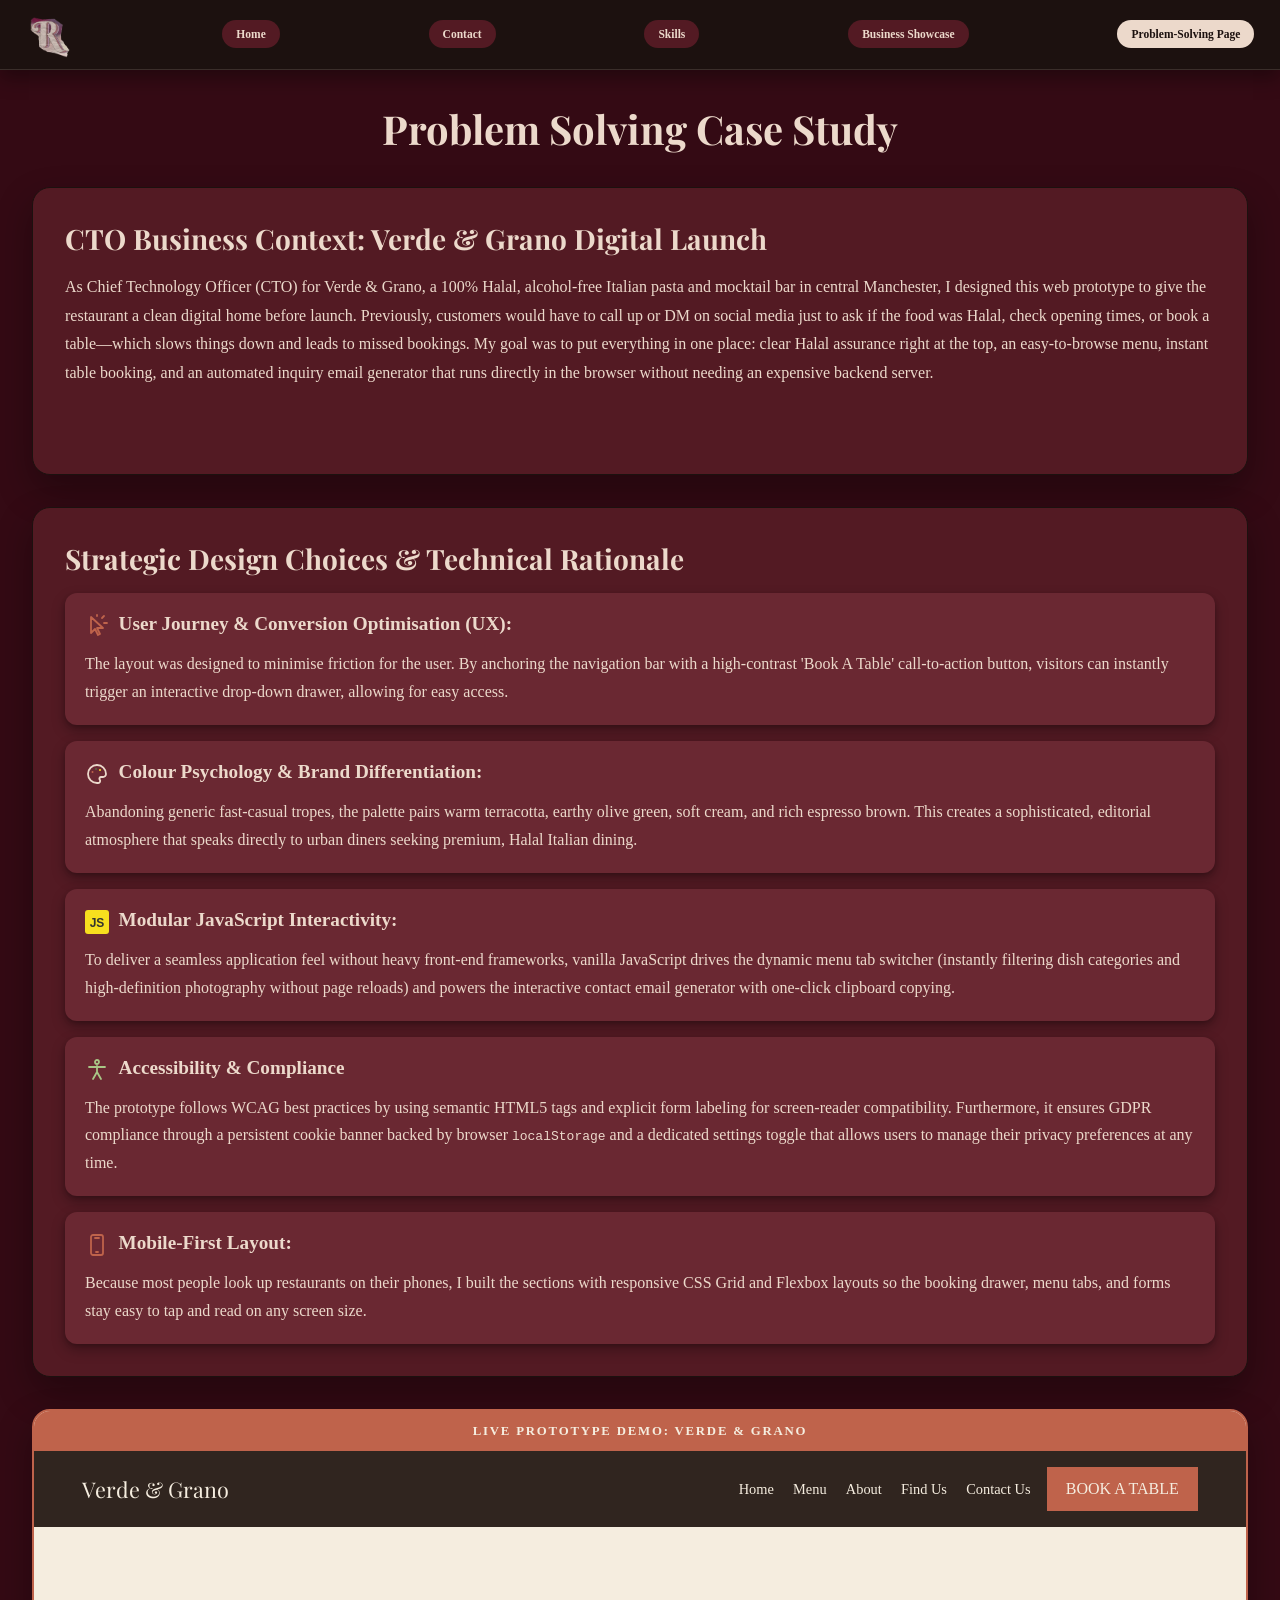
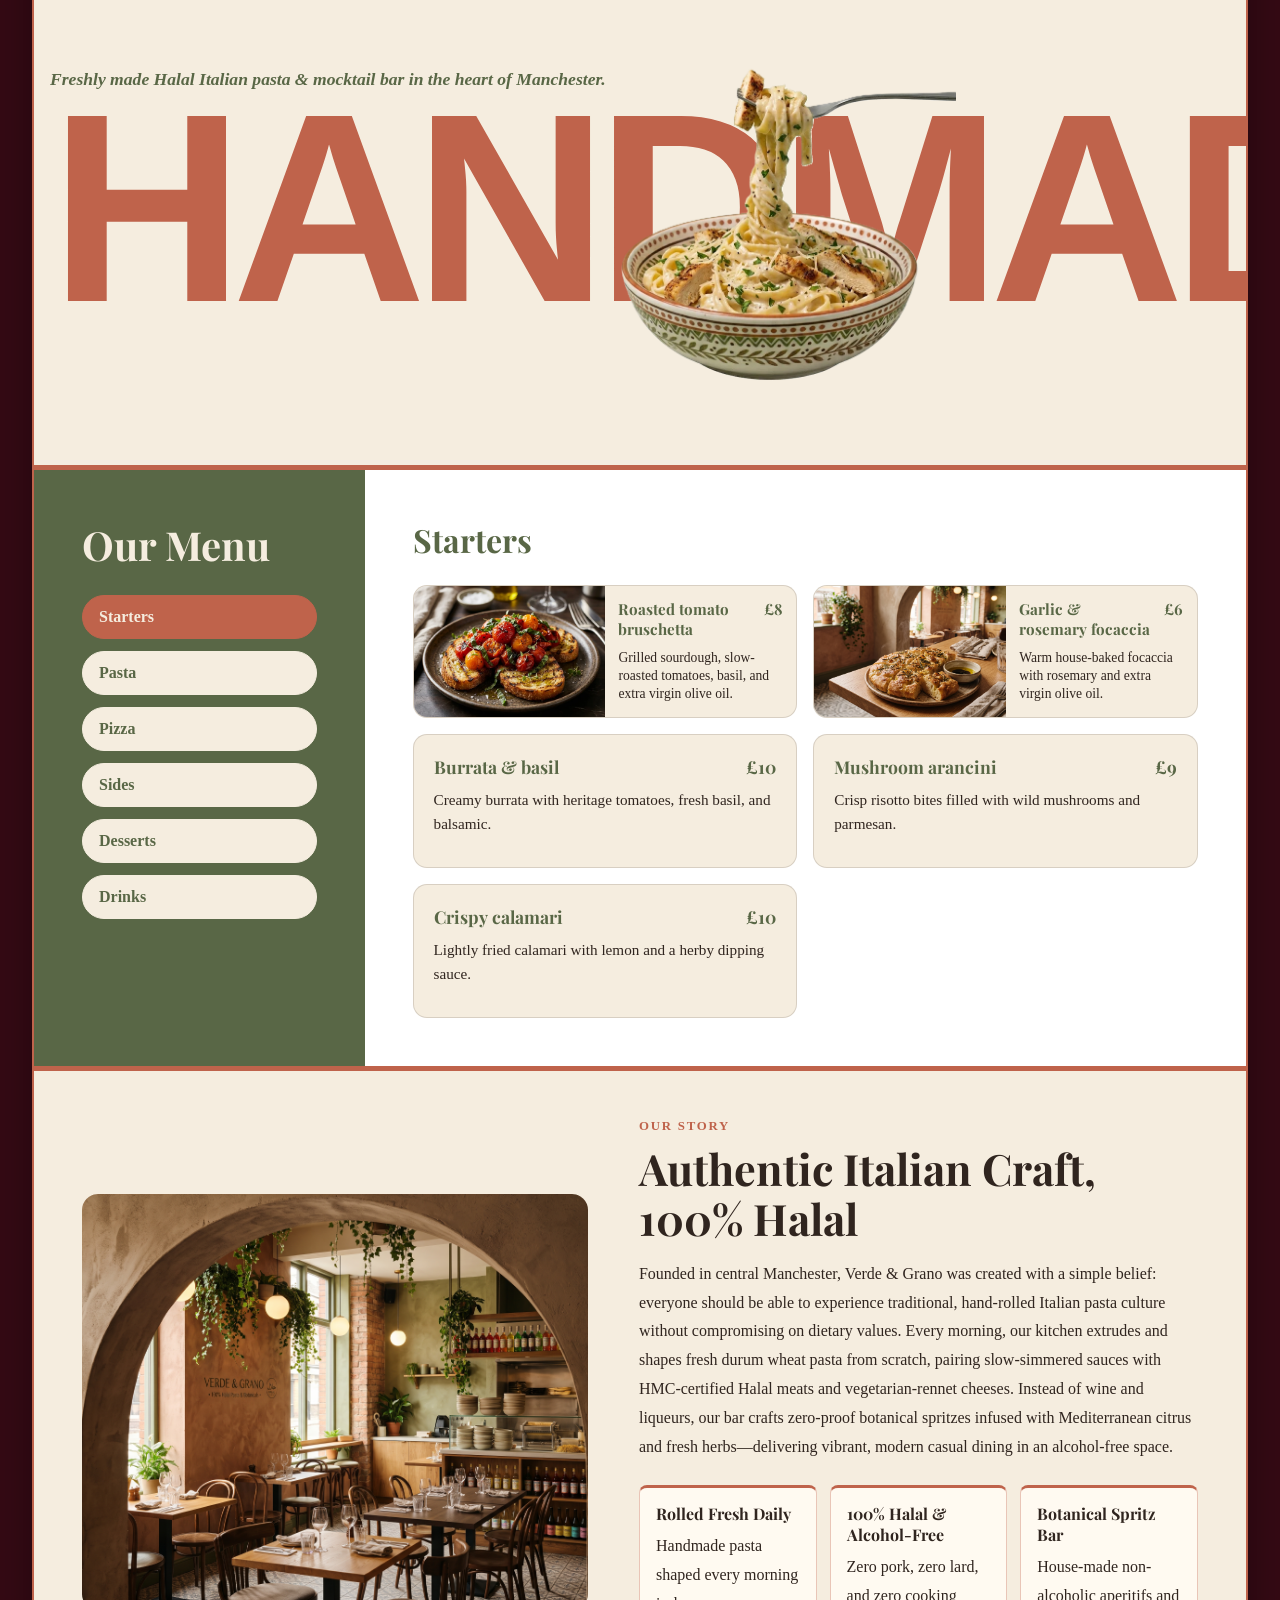
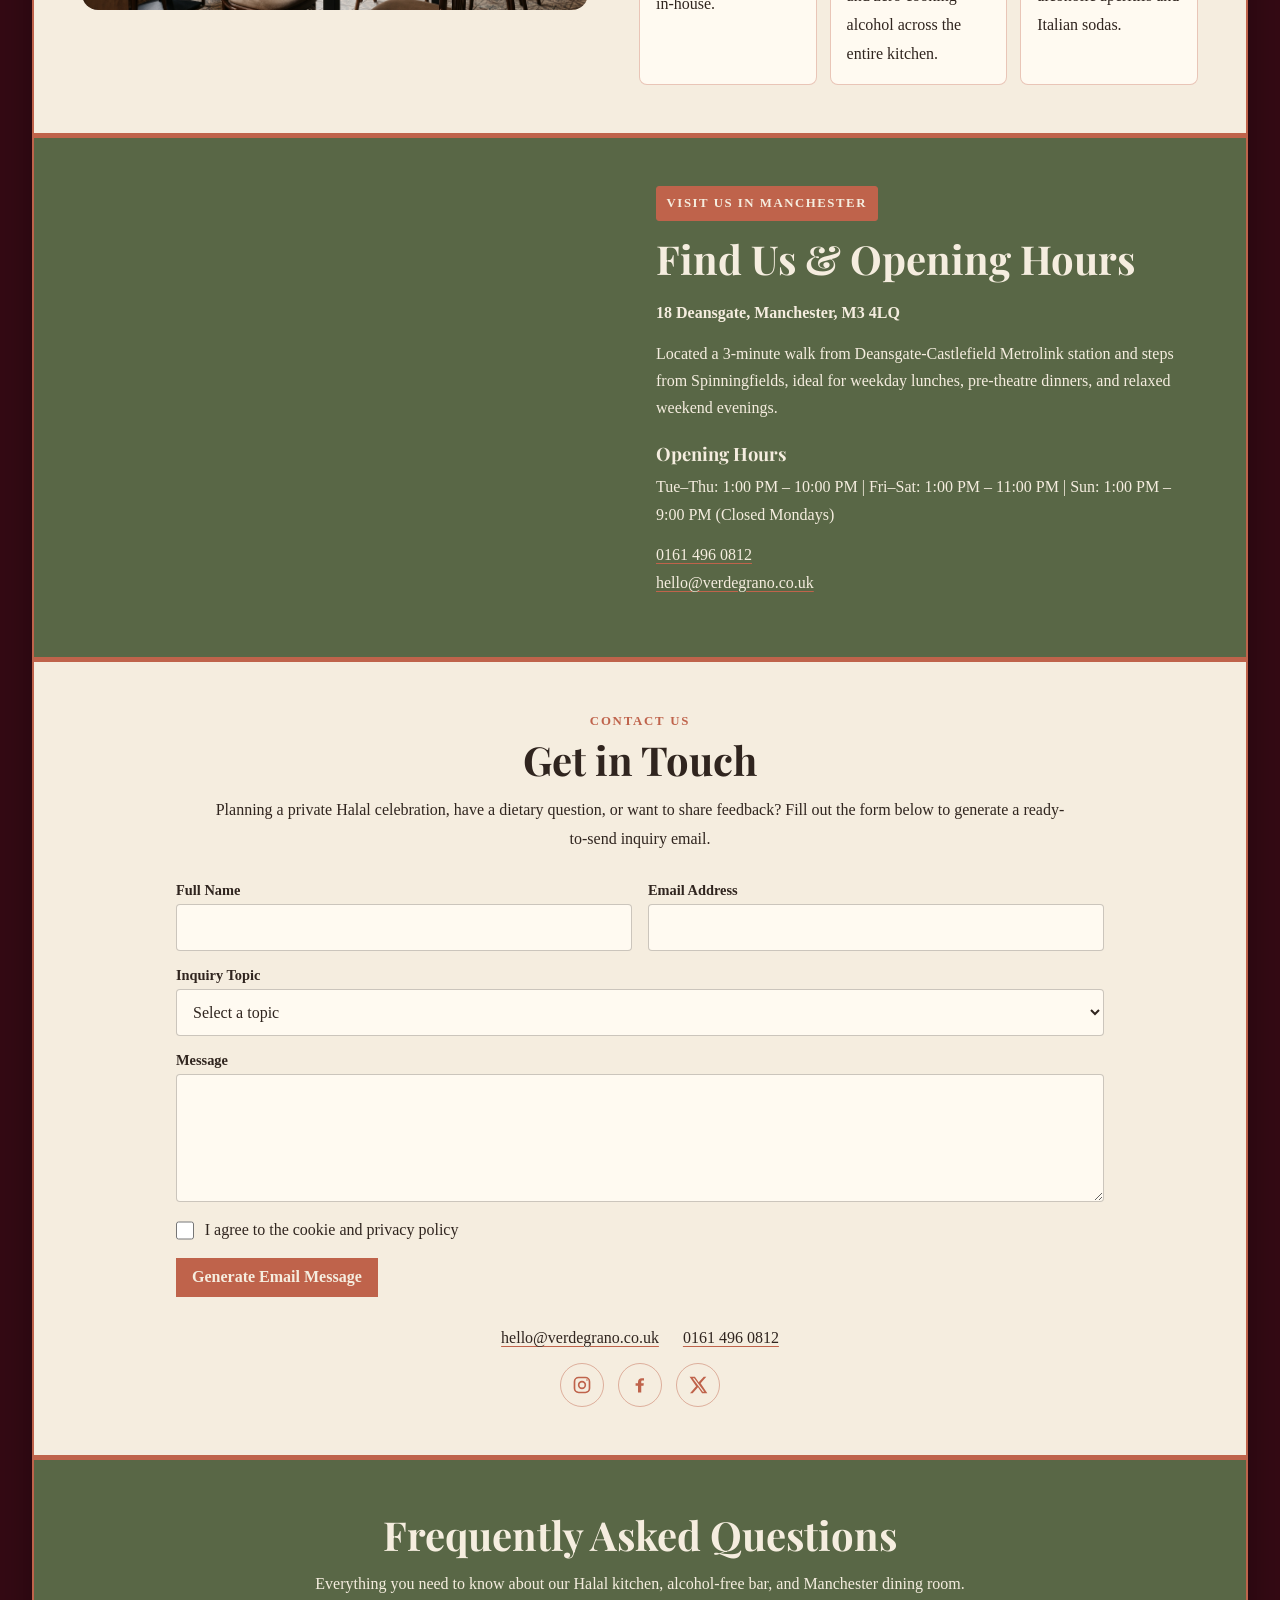
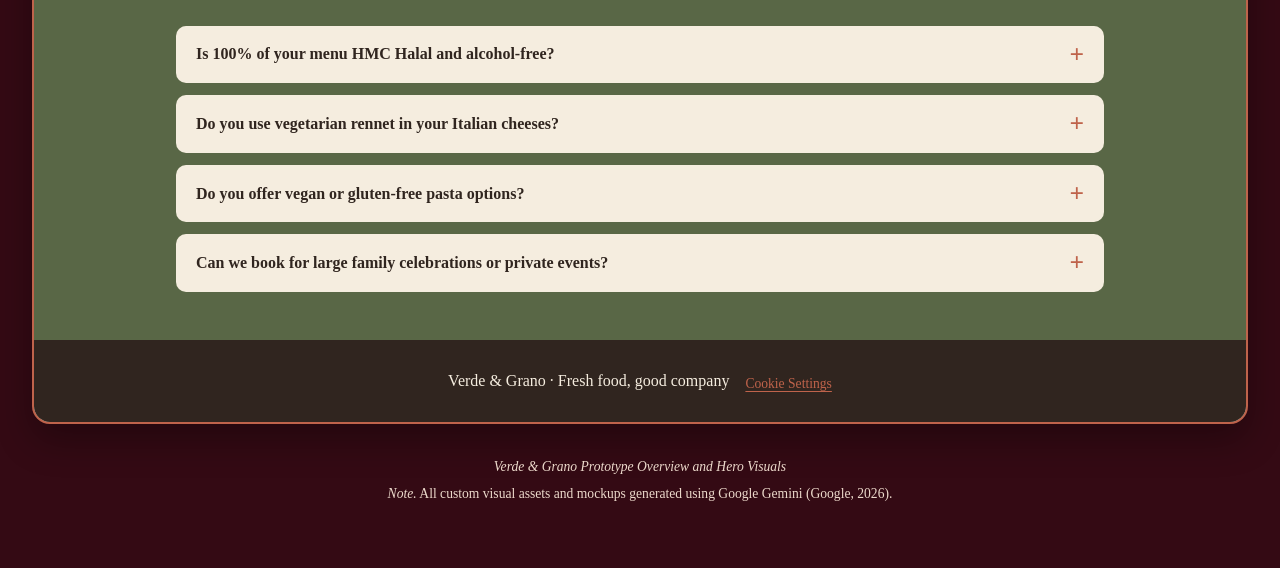
<file: problemsolving.html>
<!DOCTYPE html>
<html lang="en">
<head>
    <meta charset="UTF-8">
    <meta name="viewport" content="width=device-width, initial-scale=1.0">
    <title>Problem Solving Case Study</title>
    <link rel="preconnect" href="https://fonts.googleapis.com">
    <link rel="preconnect" href="https://fonts.gstatic.com" crossorigin>
    <link href="https://fonts.googleapis.com/css2?family=Playfair+Display:wght@600;700&display=swap" rel="stylesheet">
    <link rel="stylesheet" href="navigation.css">
    <link rel="stylesheet" href="back-to-top.css">
    <style>
        * {
            box-sizing: border-box;
        }

        body {
            min-height: 100vh;
            margin: 0;
            background: #340A14;
            color: #ECD9CB;
            font-family: Georgia, serif;
        }

        h1,
        h2 {
            color: #ECD9CB;
            font-family: "Playfair Display", Georgia, serif;
        }

        main {
            display: grid;
            width: min(100% - 2rem, 76rem);
            gap: 2rem;
            margin: 2rem auto 4rem;
        }

        h1 {
            margin: 0;
            font-size: 2.5rem;
            text-align: center;
        }

        .case-study-grid {
            display: grid;
            grid-template-columns: minmax(0, 1fr);
            gap: 2rem;
        }

        .case-study-card {
            min-height: 18rem;
            padding: 2rem;
            border: 1px solid #1C110F;
            border-radius: 18px;
            background: #531A23;
            box-shadow: 0 16px 36px rgb(0 0 0 / 32%);
        }

        .case-study-card h2 {
            margin: 0 0 1rem;
            font-size: 1.75rem;
        }

        .case-study-card p {
            margin: 0;
            line-height: 1.8;
        }

        .case-study-rationale-cards {
            display: grid;
            gap: 1rem;
        }

        .case-study-rationale-card {
            min-height: 6rem;
            padding: 1.25rem;
            border-radius: 12px;
            background: #6a2832;
            color: #ECD9CB;
            box-shadow: 0 6px 14px rgb(0 0 0 / 28%), 0 2px 4px rgb(0 0 0 / 18%);
        }

        .case-study-rationale-heading {
            display: flex;
            align-items: flex-start;
            gap: 0.6rem;
            margin-bottom: 0.75rem;
        }

        .case-study-rationale-heading svg {
            width: 1.5rem;
            height: 1.5rem;
            flex: 0 0 1.5rem;
            margin-top: 0.1rem;
        }

        .case-study-rationale-icon--click {
            color: #bf634b;
        }

        .case-study-rationale-icon--palette {
            color: #ECD9CB;
        }

        .case-study-rationale-icon--accessibility {
            color: #A8C686;
        }

        .case-study-rationale-icon--mobile {
            color: #bf634b;
        }

        .case-study-rationale-card h3 {
            margin: 0;
            font-size: 1.2rem;
        }

        .case-study-rationale-card p {
            margin: 0;
            line-height: 1.7;
        }

        .prototype-demo {
            --prototype-terracotta: #bf634b;
            --prototype-olive: #596746;
            --prototype-cream: #f5eddf;
            --prototype-espresso: #30251f;
            overflow: hidden;
            border: 2px solid var(--prototype-terracotta);
            border-radius: 18px;
            background: var(--prototype-cream);
            color: var(--prototype-espresso);
            box-shadow: 0 16px 36px rgb(0 0 0 / 32%);
        }

        .prototype-demo__label {
            margin: 0;
            padding: 0.8rem 1rem;
            background: var(--prototype-terracotta);
            color: var(--prototype-cream);
            font-family: Georgia, serif;
            font-size: 0.8rem;
            font-weight: 700;
            letter-spacing: 0.14em;
            text-align: center;
        }

        .prototype-demo__header,
        .prototype-demo__footer {
            display: flex;
            align-items: center;
            justify-content: space-between;
            gap: 1rem;
            padding: 1rem clamp(1.25rem, 4vw, 3rem);
            background: var(--prototype-espresso);
            color: var(--prototype-cream);
        }

        .prototype-demo__brand {
            margin: 0;
            color: var(--prototype-cream);
            font-family: "Playfair Display", Georgia, serif;
            font-size: 1.35rem;
            white-space: nowrap;
        }

        .prototype-demo__nav {
            display: flex;
            flex: 1;
            align-items: center;
            justify-content: flex-end;
            gap: clamp(0.75rem, 1.5vw, 1.25rem);
        }

        .prototype-demo__nav a {
            display: inline-block;
            padding: 0.55rem 0;
            color: var(--prototype-cream);
            font-size: 0.9rem;
            text-decoration: none;
            white-space: nowrap;
            transition: color 160ms ease;
        }

        .prototype-demo__nav a:hover,
        .prototype-demo__nav a:focus-visible {
            color: var(--prototype-terracotta);
        }

        .prototype-demo__hero {
            position: relative;
            display: grid;
            height: clamp(30rem, 42vw, 38rem);
            place-items: center;
            overflow: hidden;
            padding: clamp(1rem, 3vw, 2rem);
            background: var(--prototype-cream);
        }

        .prototype-demo__button {
            display: inline-block;
            padding: 0.8rem 1.2rem;
            border-radius: 999px;
            background: var(--prototype-olive);
            color: var(--prototype-cream);
            font-weight: 700;
            text-decoration: none;
        }

        .prototype-demo__button:hover,
        .prototype-demo__button:focus-visible {
            background: var(--prototype-terracotta);
        }

        .prototype-demo__button--terracotta {
            flex: 0 0 auto;
            border-radius: 0;
            background: var(--prototype-terracotta);
            white-space: nowrap;
        }

        .prototype-demo__button--terracotta:hover,
        .prototype-demo__button--terracotta:focus-visible {
            background: var(--prototype-olive);
        }

        .prototype-demo__booking-toggle {
            border: 0;
            cursor: pointer;
            font: inherit;
            text-transform: uppercase;
        }

        .prototype-demo__booking-drawer {
            display: flex;
            width: 100%;
            flex-wrap: wrap;
            align-items: flex-end;
            gap: 1rem;
            max-height: 0;
            overflow: hidden;
            padding: 0 clamp(1.25rem, 4vw, 3rem);
            background: var(--prototype-olive);
            color: var(--prototype-cream);
            opacity: 0;
            transition: max-height 280ms ease, opacity 200ms ease, padding-block 280ms ease;
        }

        .prototype-demo__booking-drawer[hidden] {
            display: none;
        }

        .prototype-demo__booking-drawer.is-open {
            max-height: 48rem;
            padding-block: 1.25rem;
            opacity: 1;
        }

        .prototype-demo__booking-form {
            display: flex;
            width: 100%;
            flex-wrap: wrap;
            align-items: flex-end;
            gap: 1rem;
        }

        .prototype-demo__booking-field {
            display: grid;
            min-width: min(100%, 8rem);
            flex: 1 1 8rem;
            gap: 0.4rem;
        }

        .prototype-demo__booking-field--name,
        .prototype-demo__booking-field--email {
            flex-basis: 12rem;
        }

        .prototype-demo__booking-consent {
            display: flex;
            min-width: min(100%, 16rem);
            flex: 2 1 16rem;
            align-items: center;
            gap: 0.6rem;
            padding-bottom: 0.7rem;
            color: var(--prototype-cream);
        }

        .prototype-demo__booking-consent input {
            width: 1.15rem;
            min-height: 1.15rem;
            flex: 0 0 auto;
            accent-color: var(--prototype-terracotta);
        }

        .prototype-demo__booking-consent label {
            line-height: 1.5;
        }

        .prototype-demo__booking-field label {
            color: var(--prototype-cream);
            font-size: 0.9rem;
            font-weight: 700;
        }

        .prototype-demo__booking-field input,
        .prototype-demo__booking-field select {
            width: 100%;
            min-width: 0;
            min-height: 2.8rem;
            padding: 0.55rem 0.7rem;
            border: 1px solid rgb(48 37 31 / 25%);
            border-radius: 4px;
            background: #fffaf1;
            color: var(--prototype-espresso);
            font: inherit;
        }

        .prototype-demo__booking-submit {
            min-height: 2.8rem;
            padding: 0.7rem 1.2rem;
            border: 0;
            border-radius: 0;
            background: var(--prototype-terracotta);
            color: var(--prototype-cream);
            cursor: pointer;
            font: inherit;
            font-weight: 700;
        }

        .prototype-demo__booking-submit:hover,
        .prototype-demo__booking-submit:focus-visible {
            background: var(--prototype-espresso);
        }

        .prototype-demo__reservation-message {
            width: 100%;
            padding: 1rem;
            border-radius: 8px;
            background: var(--prototype-cream);
            color: var(--prototype-espresso);
        }

        .prototype-demo__reservation-message p {
            margin: 0;
            color: var(--prototype-espresso);
            line-height: 1.6;
        }

        .prototype-demo__contact-form {
            display: grid;
            gap: 1rem;
            max-width: 58rem;
            margin: 0 auto;
        }

        .prototype-demo__contact-fields {
            display: grid;
            grid-template-columns: repeat(2, minmax(0, 1fr));
            gap: 1rem;
        }

        .prototype-demo__contact-field {
            display: grid;
            gap: 0.35rem;
        }

        .prototype-demo__contact-field--wide {
            grid-column: 1 / -1;
        }

        .prototype-demo__contact-field label {
            color: var(--prototype-espresso);
            font-size: 0.9rem;
            font-weight: 700;
        }

        .prototype-demo__contact-field input,
        .prototype-demo__contact-field select,
        .prototype-demo__contact-field textarea {
            box-sizing: border-box;
            width: 100%;
            min-height: 2.9rem;
            padding: 0.65rem 0.75rem;
            border: 1px solid rgb(48 37 31 / 25%);
            border-radius: 4px;
            background: #fffaf1;
            color: var(--prototype-espresso);
            font: inherit;
        }

        .prototype-demo__contact-field textarea {
            min-height: 8rem;
            resize: vertical;
        }

        .prototype-demo__contact-consent {
            display: flex;
            align-items: flex-start;
            gap: 0.65rem;
            color: var(--prototype-espresso);
        }

        .prototype-demo__contact-consent input {
            width: 1.15rem;
            height: 1.15rem;
            flex: 0 0 auto;
            margin: 0.2rem 0 0;
            accent-color: var(--prototype-terracotta);
        }

        .prototype-demo__contact-consent label {
            line-height: 1.5;
        }

        .prototype-demo__contact-submit,
        .prototype-demo__contact-mailto,
        .prototype-demo__contact-copy {
            display: inline-block;
            width: fit-content;
            padding: 0.65rem 1rem;
            border: 0;
            background: var(--prototype-terracotta);
            color: var(--prototype-cream);
            cursor: pointer;
            font: inherit;
            font-weight: 700;
            text-decoration: none;
        }

        .prototype-demo__contact-submit:hover,
        .prototype-demo__contact-submit:focus-visible,
        .prototype-demo__contact-mailto:hover,
        .prototype-demo__contact-mailto:focus-visible,
        .prototype-demo__contact-copy:hover,
        .prototype-demo__contact-copy:focus-visible {
            background: var(--prototype-espresso);
        }

        .prototype-demo__contact-output-actions {
            display: flex;
            flex-wrap: wrap;
            gap: 0.75rem;
            align-items: center;
        }

        .prototype-demo__contact-copy-status {
            margin: 0.75rem 0 0;
            color: var(--prototype-espresso);
            line-height: 1.5;
        }

        .prototype-demo__contact-output {
            max-width: 58rem;
            margin: 1.25rem auto 0;
            padding: 1rem;
            border: 1px solid rgb(191 99 75 / 40%);
            border-top: 3px solid var(--prototype-terracotta);
            border-radius: 8px;
            background: #fffaf1;
            color: var(--prototype-espresso);
        }

        .prototype-demo__contact-output h3 {
            margin: 0 0 0.65rem;
            color: var(--prototype-espresso);
            font-family: "Playfair Display", Georgia, serif;
        }

        .prototype-demo__contact-preview {
            margin: 0 0 0.75rem;
            white-space: pre-wrap;
            overflow-wrap: anywhere;
            line-height: 1.65;
        }

        .prototype-demo__contact-info {
            display: grid;
            justify-items: center;
            gap: 1rem;
            margin: 2rem auto 0;
            text-align: center;
        }

        .prototype-demo__contact-info-links {
            display: flex;
            flex-wrap: wrap;
            justify-content: center;
            gap: 0.6rem 1.5rem;
        }

        .prototype-demo__contact-info a {
            color: var(--prototype-espresso);
            text-decoration-color: var(--prototype-terracotta);
            text-underline-offset: 0.2em;
        }

        .prototype-demo__contact-socials {
            display: flex;
            justify-content: center;
            gap: 0.85rem;
            margin: 0;
            padding: 0;
            list-style: none;
        }

        .prototype-demo__contact-socials a {
            display: grid;
            width: 2.75rem;
            height: 2.75rem;
            place-items: center;
            border: 1px solid rgb(191 99 75 / 45%);
            border-radius: 50%;
            color: var(--prototype-terracotta);
        }

        .prototype-demo__contact-socials a:hover,
        .prototype-demo__contact-socials a:focus-visible {
            background: var(--prototype-terracotta);
            color: var(--prototype-cream);
        }

        .prototype-demo__contact-socials svg {
            width: 1.25rem;
            height: 1.25rem;
            fill: currentColor;
        }

        @media (prefers-reduced-motion: reduce) {
            .prototype-demo__booking-drawer,
            .prototype-demo__faq-answer,
            .cookie-consent-banner {
                transition: none;
            }
        }

        .prototype-demo__hero-art {
            position: absolute;
            inset: 0;
            display: grid;
            width: 100%;
            height: 100%;
            min-width: 0;
            place-items: center;
            isolation: isolate;
        }

        .prototype-demo__hero-copy {
            position: relative;
            grid-area: 1 / 1;
            width: max-content;
            max-width: calc(100% - 2rem);
        }

        .prototype-demo__hero-tagline {
            position: relative;
            z-index: 2;
            width: 49%;
            margin: 0 0 0.35rem;
            color: var(--prototype-olive);
            font-family: "Segoe Print", "Bradley Hand", cursive;
            font-size: clamp(0.75rem, 1.4vw, 1.1rem);
            font-style: italic;
            font-weight: 600;
            line-height: 1.15;
        }

        .prototype-demo__hero-word {
            position: relative;
            z-index: 0;
            margin: 0;
            padding: 0;
            color: var(--prototype-terracotta);
            font-family: Impact, Haettenschweiler, "Arial Narrow Bold", sans-serif;
            font-size: clamp(3rem, 21vw, 17rem);
            font-weight: 900;
            letter-spacing: -0.045em;
            line-height: 0.85;
            text-align: center;
            white-space: nowrap;
            opacity: 1;
        }

        .prototype-demo__hero-art img {
            position: relative;
            grid-area: 1 / 1;
            z-index: 1;
            display: block;
            width: auto;
            height: clamp(24rem, 39vw, 31.25rem);
            max-width: 80%;
            object-fit: contain;
        }

        .prototype-demo__menu,
        .prototype-demo__story,
        .prototype-demo__find-us,
        .prototype-demo__contact,
        .prototype-demo__faq {
            padding: clamp(1.5rem, 4vw, 3rem);
            border-top: 5px solid var(--prototype-terracotta);
        }

        .prototype-demo__menu {
            display: grid;
            grid-template-columns: minmax(13rem, 0.75fr) minmax(0, 2fr);
            padding: 0;
            background: #fff;
        }

        .prototype-demo__menu-sidebar {
            display: flex;
            flex-direction: column;
            gap: 1.5rem;
            padding: clamp(1.5rem, 4vw, 3rem);
            background: var(--prototype-olive);
            color: var(--prototype-cream);
        }

        .prototype-demo__menu-title {
            margin: 0;
            color: var(--prototype-cream);
            font-family: "Playfair Display", Georgia, serif;
            font-size: clamp(1.8rem, 4vw, 2.5rem);
        }

        .prototype-demo__menu-categories {
            display: grid;
            gap: 0.75rem;
        }

        .prototype-demo__menu-category {
            min-height: 2.75rem;
            padding: 0.7rem 1rem;
            border: 1px solid var(--prototype-cream);
            border-radius: 999px;
            background: var(--prototype-cream);
            color: var(--prototype-olive);
            cursor: pointer;
            font: inherit;
            font-weight: 700;
            text-align: left;
        }

        .prototype-demo__menu-category[aria-pressed="true"],
        .prototype-demo__menu-category:hover {
            border-color: var(--prototype-terracotta);
            background: var(--prototype-terracotta);
            color: var(--prototype-cream);
        }

        .prototype-demo__menu-category:focus-visible {
            outline: 3px solid var(--prototype-cream);
            outline-offset: 3px;
        }

        .prototype-demo__menu-content {
            min-width: 0;
            padding: clamp(1.5rem, 4vw, 3rem);
            background: #fff;
        }

        .prototype-demo__menu-category-title {
            margin: 0 0 1.5rem;
            color: var(--prototype-olive);
            font-family: "Playfair Display", Georgia, serif;
            font-size: clamp(1.5rem, 3vw, 2rem);
        }

        .prototype-demo__menu-grid {
            display: grid;
            grid-template-columns: repeat(2, minmax(0, 1fr));
            grid-auto-rows: 1fr;
            gap: 1rem;
        }

        .prototype-demo__dish {
            padding: 1.25rem;
            border: 1px solid rgb(48 37 31 / 15%);
            border-radius: 14px;
            background: var(--prototype-cream);
        }

        .prototype-demo__dish--with-image {
            position: relative;
            overflow: hidden;
            padding: 0;
        }

        .prototype-demo__dish-image-wrap {
            position: absolute;
            inset: 0 auto 0 0;
            width: 50%;
            overflow: hidden;
        }

        .prototype-demo__dish-image {
            display: block;
            width: 100%;
            height: 100%;
            object-fit: cover;
        }

        .prototype-demo__dish-content {
            min-width: 0;
            margin-left: 50%;
            padding: 0.85rem;
        }

        .prototype-demo__dish h4 {
            display: flex;
            justify-content: space-between;
            gap: 0.75rem;
            margin: 0 0 0.6rem;
            color: var(--prototype-olive);
            font-family: "Playfair Display", Georgia, serif;
            font-size: 1.1rem;
        }

        .prototype-demo__dish h4 span:first-child {
            min-width: 0;
        }

        .prototype-demo__dish h4 span:last-child {
            flex: 0 0 auto;
            white-space: nowrap;
        }

        .prototype-demo__dish p {
            margin: 0;
            font-size: 0.95rem;
            line-height: 1.6;
        }

        .prototype-demo__dish-content h4 {
            font-size: 0.95rem;
        }

        .prototype-demo__dish-content p {
            font-size: 0.85rem;
            line-height: 1.35;
        }

        .prototype-demo__story {
            display: grid;
            grid-template-columns: minmax(0, 0.95fr) minmax(0, 1.05fr);
            align-items: center;
            gap: clamp(1.5rem, 4vw, 3.5rem);
            background: var(--prototype-cream);
            color: var(--prototype-espresso);
        }

        .prototype-demo__story-image {
            min-width: 0;
            min-height: 26rem;
            margin: 0;
        }

        .prototype-demo__story-image img {
            display: block;
            width: 100%;
            height: 100%;
            min-height: 26rem;
            border-radius: 16px;
            object-fit: cover;
        }

        .prototype-demo__story-content {
            min-width: 0;
        }

        .prototype-demo__story-eyebrow {
            margin: 0 0 0.65rem;
            color: var(--prototype-terracotta);
            font-size: 0.8rem;
            font-weight: 700;
            letter-spacing: 0.14em;
        }

        .prototype-demo__story-title {
            margin: 0 0 1rem;
            color: var(--prototype-espresso);
            font-family: "Playfair Display", Georgia, serif;
            font-size: clamp(1.8rem, 3.4vw, 2.7rem);
            line-height: 1.15;
        }

        .prototype-demo__story-copy {
            margin: 0;
            line-height: 1.8;
        }

        .prototype-demo__story-highlights {
            display: grid;
            grid-template-columns: repeat(3, minmax(0, 1fr));
            gap: 0.8rem;
            margin-top: 1.5rem;
        }

        .prototype-demo__story-highlight {
            padding: 1rem;
            border: 1px solid rgb(191 99 75 / 35%);
            border-top: 3px solid var(--prototype-terracotta);
            border-radius: 8px;
            background: #fffaf1;
        }

        .prototype-demo__story-highlight h3 {
            margin: 0 0 0.45rem;
            color: var(--prototype-espresso);
            font-family: "Playfair Display", Georgia, serif;
            font-size: 1rem;
            line-height: 1.3;
        }

        .prototype-demo__story-highlight p {
            margin: 0;
            line-height: 1.8;
        }

        .prototype-demo__find-us {
            display: grid;
            grid-template-columns: 1fr 1fr;
            align-items: center;
            gap: 2rem;
            background: var(--prototype-olive);
            color: var(--prototype-cream);
        }

        .prototype-demo__find-us-map {
            display: block;
            width: 100%;
            min-height: 22rem;
            border: 0;
            border-radius: 14px;
        }

        .prototype-demo__find-us-eyebrow {
            display: inline-block;
            margin: 0 0 0.8rem;
            padding: 0.35rem 0.6rem;
            border: 1px solid var(--prototype-terracotta);
            border-radius: 3px;
            background: var(--prototype-terracotta);
            color: var(--prototype-cream);
            font-size: 0.8rem;
            font-weight: 700;
            letter-spacing: 0.12em;
        }

        .prototype-demo__find-us h2 {
            margin: 0 0 1rem;
            color: var(--prototype-cream);
            font-family: "Playfair Display", Georgia, serif;
            font-size: clamp(1.8rem, 3.4vw, 2.5rem);
            line-height: 1.2;
        }

        .prototype-demo__find-us h3 {
            margin: 1.25rem 0 0.45rem;
            color: var(--prototype-cream);
            font-family: "Playfair Display", Georgia, serif;
            font-size: 1.15rem;
        }

        .prototype-demo__find-us p {
            margin: 0 0 0.85rem;
            line-height: 1.7;
        }

        .prototype-demo__find-us a:not(.prototype-demo__find-us-social) {
            color: var(--prototype-cream);
            text-decoration-color: var(--prototype-terracotta);
            text-underline-offset: 0.2em;
        }

        .prototype-demo__find-us-socials {
            display: flex;
            flex-wrap: wrap;
            gap: 0.65rem;
            margin-top: 1.25rem;
        }

        .prototype-demo__find-us-social {
            display: inline-block;
            padding: 0.65rem 0.9rem;
            border: 1px solid var(--prototype-terracotta);
            border-radius: 4px;
            background: var(--prototype-terracotta);
            color: var(--prototype-cream);
            font-weight: 700;
            text-decoration: none;
        }

        .prototype-demo__find-us-social:hover,
        .prototype-demo__find-us-social:focus-visible {
            border-color: var(--prototype-cream);
            background: var(--prototype-cream);
            color: var(--prototype-olive);
        }

        .prototype-demo__contact {
            background: var(--prototype-cream);
            color: var(--prototype-espresso);
        }

        .prototype-demo__contact h2 {
            margin: 0 0 0.6rem;
            color: var(--prototype-espresso);
            font-family: "Playfair Display", Georgia, serif;
            font-size: clamp(1.8rem, 4vw, 2.5rem);
        }

        .prototype-demo__contact-intro {
            max-width: 54rem;
            margin: 0 auto 1.75rem;
            text-align: center;
        }

        .prototype-demo__contact-intro p {
            margin: 0;
            line-height: 1.8;
        }

        .prototype-demo__contact-eyebrow {
            margin: 0 0 0.5rem;
            color: var(--prototype-terracotta);
            font-size: 0.8rem;
            font-weight: 700;
            letter-spacing: 0.14em;
        }

        .prototype-demo__faq {
            background: var(--prototype-olive);
            color: var(--prototype-cream);
        }

        .prototype-demo__faq h2 {
            margin: 0 0 0.6rem;
            color: var(--prototype-cream);
            font-family: "Playfair Display", Georgia, serif;
            font-size: clamp(1.8rem, 4vw, 2.5rem);
            text-align: center;
        }

        .prototype-demo__faq-intro {
            max-width: 48rem;
            margin: 0 auto 1.75rem;
            color: var(--prototype-cream);
            line-height: 1.7;
            text-align: center;
        }

        .prototype-demo__faq-list {
            display: grid;
            gap: 0.75rem;
            max-width: 58rem;
            margin: 0 auto;
        }

        .prototype-demo__faq-item {
            overflow: hidden;
            border-radius: 10px;
            background: var(--prototype-cream);
            color: var(--prototype-espresso);
        }

        .prototype-demo__faq-item h3 {
            margin: 0;
            font-size: 1rem;
        }

        .prototype-demo__faq-question {
            display: flex;
            width: 100%;
            align-items: center;
            justify-content: space-between;
            gap: 1rem;
            padding: 1rem 1.25rem;
            border: 0;
            background: transparent;
            color: var(--prototype-espresso);
            cursor: pointer;
            font: inherit;
            font-weight: 700;
            text-align: left;
        }

        .prototype-demo__faq-question:focus-visible {
            outline: 3px solid var(--prototype-terracotta);
            outline-offset: -3px;
        }

        .prototype-demo__faq-icon {
            flex: 0 0 auto;
            color: var(--prototype-terracotta);
            font-size: 1.6rem;
            line-height: 1;
        }

        .prototype-demo__faq-answer {
            display: grid;
            grid-template-rows: 0fr;
            opacity: 0;
            transition: grid-template-rows 260ms ease, opacity 200ms ease;
        }

        .prototype-demo__faq-answer[hidden] {
            display: none;
        }

        .prototype-demo__faq-answer.is-open {
            grid-template-rows: 1fr;
            opacity: 1;
        }

        .prototype-demo__faq-answer-inner {
            min-height: 0;
            overflow: hidden;
        }

        .prototype-demo__faq-answer p {
            margin: 0;
            padding: 0 1.25rem 1.25rem;
            color: var(--prototype-espresso);
            line-height: 1.7;
        }

        .prototype-demo__footer {
            justify-content: center;
            text-align: center;
        }

        .prototype-demo__cookie-settings {
            display: inline-block;
            margin-top: 0.35rem;
            color: var(--prototype-terracotta);
            font-size: 0.85rem;
            text-underline-offset: 0.2em;
        }

        .prototype-attribution {
            display: grid;
            gap: 0.3rem;
            margin: 0;
            color: #ECD9CB;
            font-size: 0.85rem;
            line-height: 1.6;
            text-align: center;
        }

        .prototype-attribution p {
            margin: 0;
        }

        .cookie-consent-banner {
            --cookie-espresso: #30251f;
            --cookie-cream: #f5eddf;
            --cookie-terracotta: #bf634b;
            --cookie-olive: #596746;
            position: fixed;
            z-index: 1000;
            bottom: var(--cookie-banner-bottom, 1rem);
            left: var(--cookie-banner-left, 50%);
            box-sizing: border-box;
            width: var(--cookie-banner-width, min(92%, 960px));
            max-height: calc(100vh - 2rem);
            overflow-y: auto;
            padding: 1.25rem 1.5rem;
            transform: translateX(-50%);
            border-top: 4px solid var(--cookie-terracotta);
            border-radius: 14px;
            background: var(--cookie-espresso);
            box-shadow: 0 12px 32px rgb(0 0 0 / 35%);
            color: var(--cookie-cream);
            transition: opacity 220ms ease, transform 220ms ease;
        }

        .cookie-consent-banner[hidden] {
            display: none;
        }

        .cookie-consent-banner.is-outside-prototype {
            visibility: hidden;
            pointer-events: none;
        }

        .cookie-consent-banner.is-dismissed {
            pointer-events: none;
            opacity: 0;
            transform: translate(-50%, 1rem);
        }

        .cookie-consent-banner h2 {
            margin: 0 0 0.5rem;
            color: var(--cookie-cream);
            font-family: "Playfair Display", Georgia, serif;
            font-size: 1.35rem;
        }

        .cookie-consent-banner__description {
            margin: 0 0 1rem;
            line-height: 1.6;
        }

        .cookie-consent-banner__preferences {
            display: flex;
            flex-wrap: wrap;
            gap: 0.65rem 1.25rem;
            margin: 0 0 1rem;
            padding: 0;
            border: 0;
        }

        .cookie-consent-banner__preferences legend {
            width: 100%;
            margin-bottom: 0.5rem;
            font-weight: 700;
        }

        .cookie-consent-banner__preferences label {
            display: inline-flex;
            align-items: center;
            gap: 0.4rem;
            font-size: 0.9rem;
        }

        .cookie-consent-banner__preferences input {
            width: 1rem;
            height: 1rem;
            margin: 0;
            accent-color: var(--cookie-terracotta);
        }

        .cookie-consent-banner__actions {
            display: flex;
            flex-wrap: wrap;
            gap: 0.65rem;
        }

        .cookie-consent-banner__button {
            min-height: 2.75rem;
            padding: 0.65rem 0.9rem;
            border: 1px solid transparent;
            border-radius: 5px;
            color: var(--cookie-cream);
            cursor: pointer;
            font: inherit;
            font-weight: 700;
        }

        .cookie-consent-banner__button--all {
            background: var(--cookie-terracotta);
        }

        .cookie-consent-banner__button--selected {
            background: var(--cookie-olive);
        }

        .cookie-consent-banner__button--reject {
            border-color: var(--cookie-cream);
            background: transparent;
        }

        .cookie-consent-banner__button:hover,
        .cookie-consent-banner__button:focus-visible {
            outline: 2px solid var(--cookie-cream);
            outline-offset: 2px;
            filter: brightness(1.12);
        }

        .cookie-consent-banner__status {
            margin: 0 0 0.75rem;
            color: var(--cookie-cream);
            font-size: 0.9rem;
        }

        @media (max-width: 700px) {
            .prototype-demo__hero {
                height: 26rem;
            }

            .prototype-demo__hero-art img {
                width: 82%;
                height: 22rem;
                max-width: 82%;
            }

            .prototype-demo__hero-word {
                font-size: clamp(1.75rem, 10vw, 2.4rem);
            }

            .prototype-demo__header {
                align-items: flex-start;
                flex-direction: column;
            }

            .prototype-demo__menu {
                grid-template-columns: 1fr;
            }

            .prototype-demo__story {
                grid-template-columns: 1fr;
            }

            .prototype-demo__story-image,
            .prototype-demo__story-image img {
                min-height: 0;
            }

            .prototype-demo__story-image img {
                aspect-ratio: 4 / 3;
            }

            .prototype-demo__story-highlights {
                grid-template-columns: 1fr;
            }

            .prototype-demo__menu-grid {
                grid-template-columns: 1fr;
            }

            .prototype-demo__menu-categories {
                grid-template-columns: repeat(2, minmax(0, 1fr));
            }

            .prototype-demo__find-us {
                grid-template-columns: 1fr;
            }

            .prototype-demo__contact-fields {
                grid-template-columns: 1fr;
            }

            .cookie-consent-banner {
                padding: 1rem;
            }

            .cookie-consent-banner__actions {
                display: grid;
                grid-template-columns: 1fr;
            }

            .cookie-consent-banner__button {
                width: 100%;
            }
        }
    </style>
</head>
<body>
    <nav class="site-nav" aria-label="Main navigation">
        <a class="site-nav__brand" href="index.html" aria-label="Home"><img src="images/logo.png" alt="Ria Redman logo"></a>
        <a class="site-nav__link" href="index.html">Home</a>
        <a class="site-nav__link" href="contact.html">Contact</a>
        <a class="site-nav__link" href="skills.html">Skills</a>
        <a class="site-nav__link" href="businessshowcase.html">Business Showcase</a>
        <a class="site-nav__link" href="problemsolving.html" aria-current="page">Problem-Solving Page</a>
    </nav>
    <main>
        <h1>Problem Solving Case Study</h1>
        <section class="case-study-grid" aria-label="Case study details">
            <article class="case-study-card" aria-labelledby="business-context-title">
                <h2 id="business-context-title">CTO Business Context: Verde &amp; Grano Digital Launch</h2>
                <p>As Chief Technology Officer (CTO) for Verde &amp; Grano, a 100% Halal, alcohol-free Italian pasta and mocktail bar in central Manchester, I designed this web prototype to give the restaurant a clean digital home before launch. Previously, customers would have to call up or DM on social media just to ask if the food was Halal, check opening times, or book a table—which slows things down and leads to missed bookings. My goal was to put everything in one place: clear Halal assurance right at the top, an easy-to-browse menu, instant table booking, and an automated inquiry email generator that runs directly in the browser without needing an expensive backend server.</p>
            </article>
            <article class="case-study-card" aria-labelledby="design-rationale-title">
                <h2 id="design-rationale-title">Strategic Design Choices &amp; Technical Rationale</h2>
                <div class="case-study-rationale-cards">
                    <article class="case-study-rationale-card">
                        <div class="case-study-rationale-heading">
                            <svg class="case-study-rationale-icon--click" viewBox="0 0 24 24" fill="none" stroke="currentColor" stroke-width="1.8" stroke-linecap="round" stroke-linejoin="round" aria-hidden="true">
                                <path d="M6 3v16l4-4 3 6 2-1-3-6h6L6 3Z"/>
                                <path d="M12 2V1M17 4l2-2M19 9h3"/>
                            </svg>
                            <h3>User Journey &amp; Conversion Optimisation (UX):</h3>
                        </div>
                        <p>The layout was designed to minimise friction for the user. By anchoring the navigation bar with a high-contrast 'Book A Table' call-to-action button, visitors can instantly trigger an interactive drop-down drawer, allowing for easy access.</p>
                    </article>
                    <article class="case-study-rationale-card">
                        <div class="case-study-rationale-heading">
                            <svg class="case-study-rationale-icon--palette" viewBox="0 0 24 24" fill="none" stroke="currentColor" stroke-width="1.8" stroke-linecap="round" stroke-linejoin="round" aria-hidden="true">
                                <path d="M12 3a9 9 0 1 0 0 18h1.2a2 2 0 0 0 1.5-3.3c-.9-1 0-2.7 1.4-2.7H18a3 3 0 0 0 3-3c0-5-4-9-9-9Z"/>
                                <circle cx="7.5" cy="10" r="1" fill="#bf634b" stroke="none"/>
                                <circle cx="11" cy="7" r="1" fill="#596746" stroke="none"/>
                                <circle cx="15" cy="8" r="1" fill="#F7DF1E" stroke="none"/>
                            </svg>
                            <h3>Colour Psychology &amp; Brand Differentiation:</h3>
                        </div>
                        <p>Abandoning generic fast-casual tropes, the palette pairs warm terracotta, earthy olive green, soft cream, and rich espresso brown. This creates a sophisticated, editorial atmosphere that speaks directly to urban diners seeking premium, Halal Italian dining.</p>
                    </article>
                    <article class="case-study-rationale-card">
                        <div class="case-study-rationale-heading">
                            <svg viewBox="0 0 24 24" aria-hidden="true">
                                <rect width="24" height="24" rx="3" fill="#F7DF1E"/>
                                <text x="12" y="17" fill="#323330" font-family="Arial, sans-serif" font-size="12" font-weight="700" text-anchor="middle">JS</text>
                            </svg>
                            <h3>Modular JavaScript Interactivity:</h3>
                        </div>
                        <p>To deliver a seamless application feel without heavy front-end frameworks, vanilla JavaScript drives the dynamic menu tab switcher (instantly filtering dish categories and high-definition photography without page reloads) and powers the interactive contact email generator with one-click clipboard copying.</p>
                    </article>
                    <article class="case-study-rationale-card">
                        <div class="case-study-rationale-heading">
                            <svg class="case-study-rationale-icon--accessibility" viewBox="0 0 24 24" fill="none" stroke="currentColor" stroke-width="1.8" stroke-linecap="round" stroke-linejoin="round" aria-hidden="true">
                                <circle cx="12" cy="4" r="2"/>
                                <path d="M4 9h16M12 8v6m0 0-4 7m4-7 4 7"/>
                            </svg>
                            <h3>Accessibility &amp; Compliance</h3>
                        </div>
                        <p>The prototype follows WCAG best practices by using semantic HTML5 tags and explicit form labeling for screen-reader compatibility. Furthermore, it ensures GDPR compliance through a persistent cookie banner backed by browser <code>localStorage</code> and a dedicated settings toggle that allows users to manage their privacy preferences at any time.</p>
                    </article>
                    <article class="case-study-rationale-card">
                        <div class="case-study-rationale-heading">
                            <svg class="case-study-rationale-icon--mobile" viewBox="0 0 24 24" fill="none" stroke="currentColor" stroke-width="1.8" stroke-linecap="round" stroke-linejoin="round" aria-hidden="true">
                                <rect x="6" y="2" width="12" height="20" rx="2"/>
                                <path d="M10 5h4M11 19h2"/>
                            </svg>
                            <h3>Mobile-First Layout:</h3>
                        </div>
                        <p>Because most people look up restaurants on their phones, I built the sections with responsive CSS Grid and Flexbox layouts so the booking drawer, menu tabs, and forms stay easy to tap and read on any screen size.</p>
                    </article>
                </div>
            </article>
        </section>
        <section class="prototype-demo" aria-labelledby="prototype-demo-title">
            <p class="prototype-demo__label" id="prototype-demo-title">LIVE PROTOTYPE DEMO: VERDE &amp; GRANO</p>
            <header class="prototype-demo__header">
                <p class="prototype-demo__brand">Verde &amp; Grano</p>
                <nav class="prototype-demo__nav" aria-label="Verde and Grano navigation">
                    <a href="#restaurant-home">Home</a>
                    <a href="#restaurant-menu">Menu</a>
                    <a href="#restaurant-about">About</a>
                    <a href="#restaurant-find-us">Find Us</a>
                    <a href="#restaurant-contact">Contact Us</a>
                </nav>
                <button class="prototype-demo__button prototype-demo__button--terracotta prototype-demo__booking-toggle" id="restaurant-booking-toggle" type="button" aria-controls="restaurant-booking-drawer" aria-expanded="false">Book A Table</button>
            </header>
            <section class="prototype-demo__booking-drawer" id="restaurant-booking-drawer" aria-label="Book a table" hidden>
                <form class="prototype-demo__booking-form" id="restaurant-booking-form">
                    <div class="prototype-demo__booking-field">
                        <label for="reservation-date">Date</label>
                        <input id="reservation-date" name="date" type="date" required>
                    </div>
                    <div class="prototype-demo__booking-field">
                        <label for="reservation-time">Time</label>
                        <select id="reservation-time" name="time">
                            <option value="1:00 PM">1:00 PM</option>
                            <option value="2:00 PM">2:00 PM</option>
                            <option value="3:00 PM">3:00 PM</option>
                            <option value="4:00 PM">4:00 PM</option>
                            <option value="5:00 PM">5:00 PM</option>
                            <option value="6:00 PM" selected>6:00 PM</option>
                            <option value="7:00 PM">7:00 PM</option>
                            <option value="8:00 PM">8:00 PM</option>
                        </select>
                    </div>
                    <div class="prototype-demo__booking-field">
                        <label for="reservation-party-size">Party Size</label>
                        <select id="reservation-party-size" name="party-size">
                            <option value="1 Guest">1 Guest</option>
                            <option value="2 Guests" selected>2 Guests</option>
                            <option value="3 Guests">3 Guests</option>
                            <option value="4 Guests">4 Guests</option>
                            <option value="5 Guests">5 Guests</option>
                            <option value="6+ Guests">6+ Guests</option>
                        </select>
                    </div>
                    <div class="prototype-demo__booking-field prototype-demo__booking-field--name">
                        <label for="reservation-name">Name</label>
                        <input id="reservation-name" name="name" type="text" autocomplete="name" required>
                    </div>
                    <div class="prototype-demo__booking-field prototype-demo__booking-field--email">
                        <label for="reservation-email">Email</label>
                        <input id="reservation-email" name="email" type="email" autocomplete="email" required>
                    </div>
                    <div class="prototype-demo__booking-consent">
                        <input id="reservation-consent" name="consent" type="checkbox" required>
                        <label for="reservation-consent">I agree to the cookie policy and booking terms</label>
                    </div>
                    <button class="prototype-demo__booking-submit" type="submit">BOOK NOW</button>
                </form>
                <div class="prototype-demo__reservation-message" id="reservation-message" role="status" aria-live="polite" hidden>
                    <p id="reservation-confirmation"></p>
                </div>
            </section>
            <section class="prototype-demo__hero" id="restaurant-home" aria-labelledby="restaurant-hero-title">
                <div class="prototype-demo__hero-art">
                    <div class="prototype-demo__hero-copy">
                        <p class="prototype-demo__hero-tagline">Freshly made Halal Italian pasta &amp; mocktail bar in the heart of Manchester.</p>
                        <h2 class="prototype-demo__hero-word" id="restaurant-hero-title">HANDMADE</h2>
                    </div>
                    <img src="images/handmade-transparent.png" alt="Handmade pasta served on a fork above a bowl of pasta">
                </div>
            </section>
            <section class="prototype-demo__menu" id="restaurant-menu" aria-labelledby="restaurant-menu-title">
                <aside class="prototype-demo__menu-sidebar" aria-label="Menu categories">
                    <h2 class="prototype-demo__menu-title" id="restaurant-menu-title">Our Menu</h2>
                    <div class="prototype-demo__menu-categories" role="group" aria-label="Choose a menu category">
                        <button class="prototype-demo__menu-category" type="button" data-menu-category="Starters" aria-controls="restaurant-menu-items" aria-pressed="true">Starters</button>
                        <button class="prototype-demo__menu-category" type="button" data-menu-category="Pasta" aria-controls="restaurant-menu-items" aria-pressed="false">Pasta</button>
                        <button class="prototype-demo__menu-category" type="button" data-menu-category="Pizza" aria-controls="restaurant-menu-items" aria-pressed="false">Pizza</button>
                        <button class="prototype-demo__menu-category" type="button" data-menu-category="Sides" aria-controls="restaurant-menu-items" aria-pressed="false">Sides</button>
                        <button class="prototype-demo__menu-category" type="button" data-menu-category="Desserts" aria-controls="restaurant-menu-items" aria-pressed="false">Desserts</button>
                        <button class="prototype-demo__menu-category" type="button" data-menu-category="Drinks" aria-controls="restaurant-menu-items" aria-pressed="false">Drinks</button>
                    </div>
                </aside>
                <div class="prototype-demo__menu-content">
                    <h3 class="prototype-demo__menu-category-title" id="restaurant-menu-category-title" aria-live="polite">Starters</h3>
                    <div class="prototype-demo__menu-grid" id="restaurant-menu-items"></div>
                </div>
            </section>
            <section class="prototype-demo__story" id="restaurant-about" aria-labelledby="restaurant-story-title">
                <figure class="prototype-demo__story-image">
                    <img src="images/interior.jpg" alt="The Verde &amp; Grano dining room with warm lighting and natural details">
                </figure>
                <div class="prototype-demo__story-content">
                    <p class="prototype-demo__story-eyebrow">OUR STORY</p>
                    <h2 class="prototype-demo__story-title" id="restaurant-story-title">Authentic Italian Craft, 100% Halal</h2>
                    <p class="prototype-demo__story-copy">Founded in central Manchester, Verde &amp; Grano was created with a simple belief: everyone should be able to experience traditional, hand-rolled Italian pasta culture without compromising on dietary values. Every morning, our kitchen extrudes and shapes fresh durum wheat pasta from scratch, pairing slow-simmered sauces with HMC-certified Halal meats and vegetarian-rennet cheeses. Instead of wine and liqueurs, our bar crafts zero-proof botanical spritzes infused with Mediterranean citrus and fresh herbs—delivering vibrant, modern casual dining in an alcohol-free space.</p>
                    <div class="prototype-demo__story-highlights" role="group" aria-label="Our highlights">
                        <article class="prototype-demo__story-highlight">
                            <h3>Rolled Fresh Daily</h3>
                            <p>Handmade pasta shaped every morning in-house.</p>
                        </article>
                        <article class="prototype-demo__story-highlight">
                            <h3>100% Halal &amp; Alcohol-Free</h3>
                            <p>Zero pork, zero lard, and zero cooking alcohol across the entire kitchen.</p>
                        </article>
                        <article class="prototype-demo__story-highlight">
                            <h3>Botanical Spritz Bar</h3>
                            <p>House-made non-alcoholic aperitifs and Italian sodas.</p>
                        </article>
                    </div>
                </div>
            </section>
            <section class="prototype-demo__find-us" id="restaurant-find-us" aria-labelledby="restaurant-find-us-title">
                <iframe class="prototype-demo__find-us-map" src="https://www.google.com/maps?q=M3+4LQ,+Manchester&amp;output=embed" title="Map showing Deansgate, Manchester, M3 4LQ" loading="lazy"></iframe>
                <div class="prototype-demo__find-us-content">
                    <p class="prototype-demo__find-us-eyebrow">VISIT US IN MANCHESTER</p>
                    <h2 id="restaurant-find-us-title">Find Us &amp; Opening Hours</h2>
                    <p><strong>18 Deansgate, Manchester, M3 4LQ</strong></p>
                    <p>Located a 3-minute walk from Deansgate-Castlefield Metrolink station and steps from Spinningfields, ideal for weekday lunches, pre-theatre dinners, and relaxed weekend evenings.</p>
                    <h3>Opening Hours</h3>
                    <p>Tue–Thu: 1:00 PM – 10:00 PM | Fri–Sat: 1:00 PM – 11:00 PM | Sun: 1:00 PM – 9:00 PM (Closed Mondays)</p>
                    <p><a href="tel:+441614960812">0161 496 0812</a><br><a href="mailto:hello@verdegrano.co.uk">hello@verdegrano.co.uk</a></p>
                </div>
            </section>
            <section class="prototype-demo__contact" id="restaurant-contact" aria-labelledby="restaurant-contact-title">
                <div class="prototype-demo__contact-intro">
                    <p class="prototype-demo__contact-eyebrow">CONTACT US</p>
                    <h2 id="restaurant-contact-title">Get in Touch</h2>
                    <p>Planning a private Halal celebration, have a dietary question, or want to share feedback? Fill out the form below to generate a ready-to-send inquiry email.</p>
                </div>
                <form class="prototype-demo__contact-form" id="contact-email-form">
                    <div class="prototype-demo__contact-fields">
                        <div class="prototype-demo__contact-field">
                            <label for="contact-name">Full Name</label>
                            <input id="contact-name" name="name" type="text" autocomplete="name" required>
                        </div>
                        <div class="prototype-demo__contact-field">
                            <label for="contact-email">Email Address</label>
                            <input id="contact-email" name="email" type="email" autocomplete="email" required>
                        </div>
                        <div class="prototype-demo__contact-field prototype-demo__contact-field--wide">
                            <label for="contact-topic">Inquiry Topic</label>
                            <select id="contact-topic" name="topic" required>
                                <option value="" selected disabled>Select a topic</option>
                                <option value="General Question">General Question</option>
                                <option value="Private Dining &amp; Halal Catering">Private Dining &amp; Halal Catering</option>
                                <option value="Dietary &amp; Allergen Question">Dietary &amp; Allergen Question</option>
                                <option value="Customer Feedback">Customer Feedback</option>
                            </select>
                        </div>
                        <div class="prototype-demo__contact-field prototype-demo__contact-field--wide">
                            <label for="contact-msg">Message</label>
                            <textarea id="contact-msg" name="message" rows="4" required></textarea>
                        </div>
                    </div>
                    <div class="prototype-demo__contact-consent">
                        <input id="contact-consent" name="consent" type="checkbox" required>
                        <label for="contact-consent">I agree to the cookie and privacy policy</label>
                    </div>
                    <button class="prototype-demo__contact-submit" type="submit">Generate Email Message</button>
                </form>
                <div class="prototype-demo__contact-output" id="contact-email-output" role="status" aria-live="polite" hidden>
                    <h3>Email Preview</h3>
                    <p class="prototype-demo__contact-preview" id="contact-email-preview"></p>
                    <div class="prototype-demo__contact-output-actions">
                        <a class="prototype-demo__contact-mailto" id="contact-email-mailto" href="mailto:hello@verdegrano.co.uk">Open in Email Client</a>
                        <button class="prototype-demo__contact-copy" id="contact-email-copy" type="button">Copy Email to Clipboard</button>
                    </div>
                    <p class="prototype-demo__contact-copy-status" id="contact-email-copy-status"></p>
                </div>
                <footer class="prototype-demo__contact-info">
                    <div class="prototype-demo__contact-info-links">
                        <a href="mailto:hello@verdegrano.co.uk">hello@verdegrano.co.uk</a>
                        <a href="tel:+441614960812">0161 496 0812</a>
                    </div>
                    <ul class="prototype-demo__contact-socials" aria-label="Social media">
                        <li>
                            <a href="https://www.instagram.com/" target="_blank" rel="noopener noreferrer" aria-label="Instagram homepage">
                                <svg viewBox="0 0 24 24" aria-hidden="true">
                                    <rect x="3" y="3" width="18" height="18" rx="5" fill="none" stroke="currentColor" stroke-width="2"></rect>
                                    <circle cx="12" cy="12" r="4" fill="none" stroke="currentColor" stroke-width="2"></circle>
                                    <circle cx="18" cy="6" r="1" stroke="none"></circle>
                                </svg>
                            </a>
                        </li>
                        <li>
                            <a href="https://www.facebook.com/" target="_blank" rel="noopener noreferrer" aria-label="Facebook homepage">
                                <svg viewBox="0 0 24 24" aria-hidden="true">
                                    <path d="M13.5 21v-8h2.7l.4-3h-3.1V8.1c0-.9.3-1.5 1.6-1.5h1.7V3.9c-.3 0-1.4-.1-2.7-.1-2.7 0-4.5 1.6-4.5 4.6V10H6.7v3h2.9v8h3.9z"></path>
                                </svg>
                            </a>
                        </li>
                        <li>
                            <a href="https://x.com/" target="_blank" rel="noopener noreferrer" aria-label="X homepage">
                                <svg viewBox="0 0 24 24" aria-hidden="true">
                                    <path d="M18.9 2H22l-6.8 7.8L23.2 22h-6.3L12 14.6 5.6 22H2.4l7.3-8.4L1.9 2h6.4l4.5 6.8L18.9 2zm-1.1 18h1.7L7.4 3.9H5.6L17.8 20z"></path>
                                </svg>
                            </a>
                        </li>
                    </ul>
                </footer>
            </section>
            <section class="prototype-demo__faq" id="restaurant-faq" aria-labelledby="restaurant-faq-title">
                <h2 id="restaurant-faq-title">Frequently Asked Questions</h2>
                <p class="prototype-demo__faq-intro">Everything you need to know about our Halal kitchen, alcohol-free bar, and Manchester dining room.</p>
                <div class="prototype-demo__faq-list">
                    <article class="prototype-demo__faq-item">
                        <h3>
                            <button class="prototype-demo__faq-question" type="button" aria-expanded="false" aria-controls="restaurant-faq-answer-1" data-faq-toggle>
                                <span>Is 100% of your menu HMC Halal and alcohol-free?</span>
                                <span class="prototype-demo__faq-icon" data-faq-icon aria-hidden="true">+</span>
                            </button>
                        </h3>
                        <div class="prototype-demo__faq-answer" id="restaurant-faq-answer-1" hidden>
                            <div class="prototype-demo__faq-answer-inner">
                                <p>Yes. Every meat cut we serve is HMC-certified Halal, and our entire kitchen and mocktail bar operate completely free from pork, lard, cooking wine, and liqueurs.</p>
                            </div>
                        </div>
                    </article>
                    <article class="prototype-demo__faq-item">
                        <h3>
                            <button class="prototype-demo__faq-question" type="button" aria-expanded="false" aria-controls="restaurant-faq-answer-2" data-faq-toggle>
                                <span>Do you use vegetarian rennet in your Italian cheeses?</span>
                                <span class="prototype-demo__faq-icon" data-faq-icon aria-hidden="true">+</span>
                            </button>
                        </h3>
                        <div class="prototype-demo__faq-answer" id="restaurant-faq-answer-2" hidden>
                            <div class="prototype-demo__faq-answer-inner">
                                <p>Yes. Instead of traditional animal-rennet Parmigiano, all of our hard cheeses, mozzarella, and burrata are crafted using 100% vegetarian rennet.</p>
                            </div>
                        </div>
                    </article>
                    <article class="prototype-demo__faq-item">
                        <h3>
                            <button class="prototype-demo__faq-question" type="button" aria-expanded="false" aria-controls="restaurant-faq-answer-3" data-faq-toggle>
                                <span>Do you offer vegan or gluten-free pasta options?</span>
                                <span class="prototype-demo__faq-icon" data-faq-icon aria-hidden="true">+</span>
                            </button>
                        </h3>
                        <div class="prototype-demo__faq-answer" id="restaurant-faq-answer-3" hidden>
                            <div class="prototype-demo__faq-answer-inner">
                                <p>Yes. We prepare fresh egg-free durum wheat pasta daily for vegan guests and carry bronze-die gluten-free rigatoni upon request.</p>
                            </div>
                        </div>
                    </article>
                    <article class="prototype-demo__faq-item">
                        <h3>
                            <button class="prototype-demo__faq-question" type="button" aria-expanded="false" aria-controls="restaurant-faq-answer-4" data-faq-toggle>
                                <span>Can we book for large family celebrations or private events?</span>
                                <span class="prototype-demo__faq-icon" data-faq-icon aria-hidden="true">+</span>
                            </button>
                        </h3>
                        <div class="prototype-demo__faq-answer" id="restaurant-faq-answer-4" hidden>
                            <div class="prototype-demo__faq-answer-inner">
                                <p>Yes. Use the Book a Table drawer at the top for parties up to 8, or select Private Dining &amp; Halal Catering in our Contact Us form above for larger groups.</p>
                            </div>
                        </div>
                    </article>
                </div>
            </section>
            <footer class="prototype-demo__footer">
                <p>Verde &amp; Grano · Fresh food, good company</p>
                <a class="prototype-demo__cookie-settings" id="cookie-settings" href="#cookie-consent-banner" aria-controls="cookie-consent-banner" aria-expanded="false">Cookie Settings</a>
            </footer>
        </section>
        <footer class="prototype-attribution">
            <p><em>Verde &amp; Grano Prototype Overview and Hero Visuals</em></p>
            <p><em>Note.</em> All custom visual assets and mockups generated using Google Gemini (Google, 2026).</p>
        </footer>
    </main>
    <aside class="cookie-consent-banner is-outside-prototype" id="cookie-consent-banner" aria-labelledby="cookie-consent-title" aria-describedby="cookie-consent-description" aria-hidden="true">
        <h2 id="cookie-consent-title" tabindex="-1">We Value Your Privacy</h2>
        <p class="cookie-consent-banner__description" id="cookie-consent-description">Verde &amp; Grano uses cookies to manage table reservations, remember your dietary menu filters, and improve your browsing experience.</p>
        <fieldset class="cookie-consent-banner__preferences">
            <legend>Cookie preferences</legend>
            <label><input type="checkbox" checked disabled> Strictly Necessary</label>
            <label><input type="checkbox" id="cookie-prefs" checked> Booking &amp; Menu Preferences</label>
            <label><input type="checkbox" id="cookie-analytics"> Analytics &amp; Marketing</label>
        </fieldset>
        <p class="cookie-consent-banner__status" id="cookie-consent-status" role="status" aria-live="polite"></p>
        <div class="cookie-consent-banner__actions">
            <button class="cookie-consent-banner__button cookie-consent-banner__button--all" type="button" data-cookie-choice="all">Accept All Cookies</button>
            <button class="cookie-consent-banner__button cookie-consent-banner__button--selected" type="button" data-cookie-choice="selected">Accept Selected Cookies</button>
            <button class="cookie-consent-banner__button cookie-consent-banner__button--reject" type="button" data-cookie-choice="rejected">Reject All Cookies</button>
        </div>
    </aside>
    <button class="back-to-top" type="button" aria-label="Back to top" title="Back to top">
        <svg viewBox="0 0 24 24" aria-hidden="true">
            <path d="M12 19V5M6 11l6-6 6 6"></path>
        </svg>
    </button>
    <script src="back-to-top.js"></script>
    <script src="script.js"></script>
</body>
</html>
</file>
<file: navigation.css>
body {
    background: #340A14;
}

.site-nav {
    box-sizing: border-box;
    display: flex;
    align-items: center;
    justify-content: space-between;
    flex-wrap: wrap;
    gap: 0.5rem 1rem;
    position: relative;
    z-index: 1;
    width: 100%;
    padding: 0.65rem clamp(0.75rem, 2vw, 2rem);
    background: #1C110F;
    border-bottom: 1px solid rgb(236 217 203 / 14%);
    box-shadow: 0 8px 18px rgb(0 0 0 / 35%);
}

.site-nav__brand {
    display: flex;
    width: 3rem;
    height: 3rem;
    flex: 0 0 3rem;
}

.site-nav__brand img {
    display: block;
    width: 100%;
    height: 100%;
    object-fit: contain;
}

.site-nav__link {
    display: block;
    flex: 0 1 auto;
    padding: 0.5rem clamp(0.55rem, 1.1vw, 0.9rem);
    border-radius: 999px;
    background: #531A23;
    color: #ECD9CB;
    font-weight: 700;
    font-size: clamp(0.72rem, 0.9vw, 0.9rem);
    text-decoration: none;
    white-space: nowrap;
    transition: transform 160ms ease;
}

.site-nav__link[aria-current="page"] {
    background: #ECD9CB;
    color: #1C110F;
}

.site-nav__link:hover {
    transform: translateY(-2px);
}

.site-nav__link:focus-visible,
.site-nav__brand:focus-visible {
    outline: 2px solid #ECD9CB;
    outline-offset: 4px;
}

@media (max-width: 760px) {
    .site-nav {
        column-gap: 0.65rem;
    }
}
</file>
<file: back-to-top.css>
.back-to-top {
    position: fixed;
    right: 1.5rem;
    bottom: 1.5rem;
    z-index: 10;
    display: grid;
    width: 3.5rem;
    height: 3.5rem;
    place-items: center;
    border: 2px solid #fff;
    border-radius: 50%;
    background: #6a2832;
    color: #fff;
    cursor: pointer;
    opacity: 0;
    pointer-events: none;
    transform: translateY(0.5rem);
    transition: opacity 180ms ease, transform 180ms ease, box-shadow 180ms ease;
    visibility: hidden;
}

.back-to-top.is-visible {
    opacity: 0.65;
    pointer-events: auto;
    transform: translateY(0);
    visibility: visible;
}

.back-to-top.is-visible:hover,
.back-to-top.is-visible:focus-visible {
    opacity: 1;
    box-shadow: 0 8px 20px rgb(0 0 0 / 35%);
    transform: translateY(-3px);
}

.back-to-top svg {
    width: 1.5rem;
    height: 1.5rem;
    fill: none;
    stroke: currentColor;
    stroke-linecap: round;
    stroke-linejoin: round;
    stroke-width: 2.5;
}

@media (max-width: 600px) {
    .back-to-top {
        right: 1rem;
        bottom: 1rem;
    }
}

@media (prefers-reduced-motion: reduce) {
    .back-to-top {
        transition: none;
    }
}
</file>
